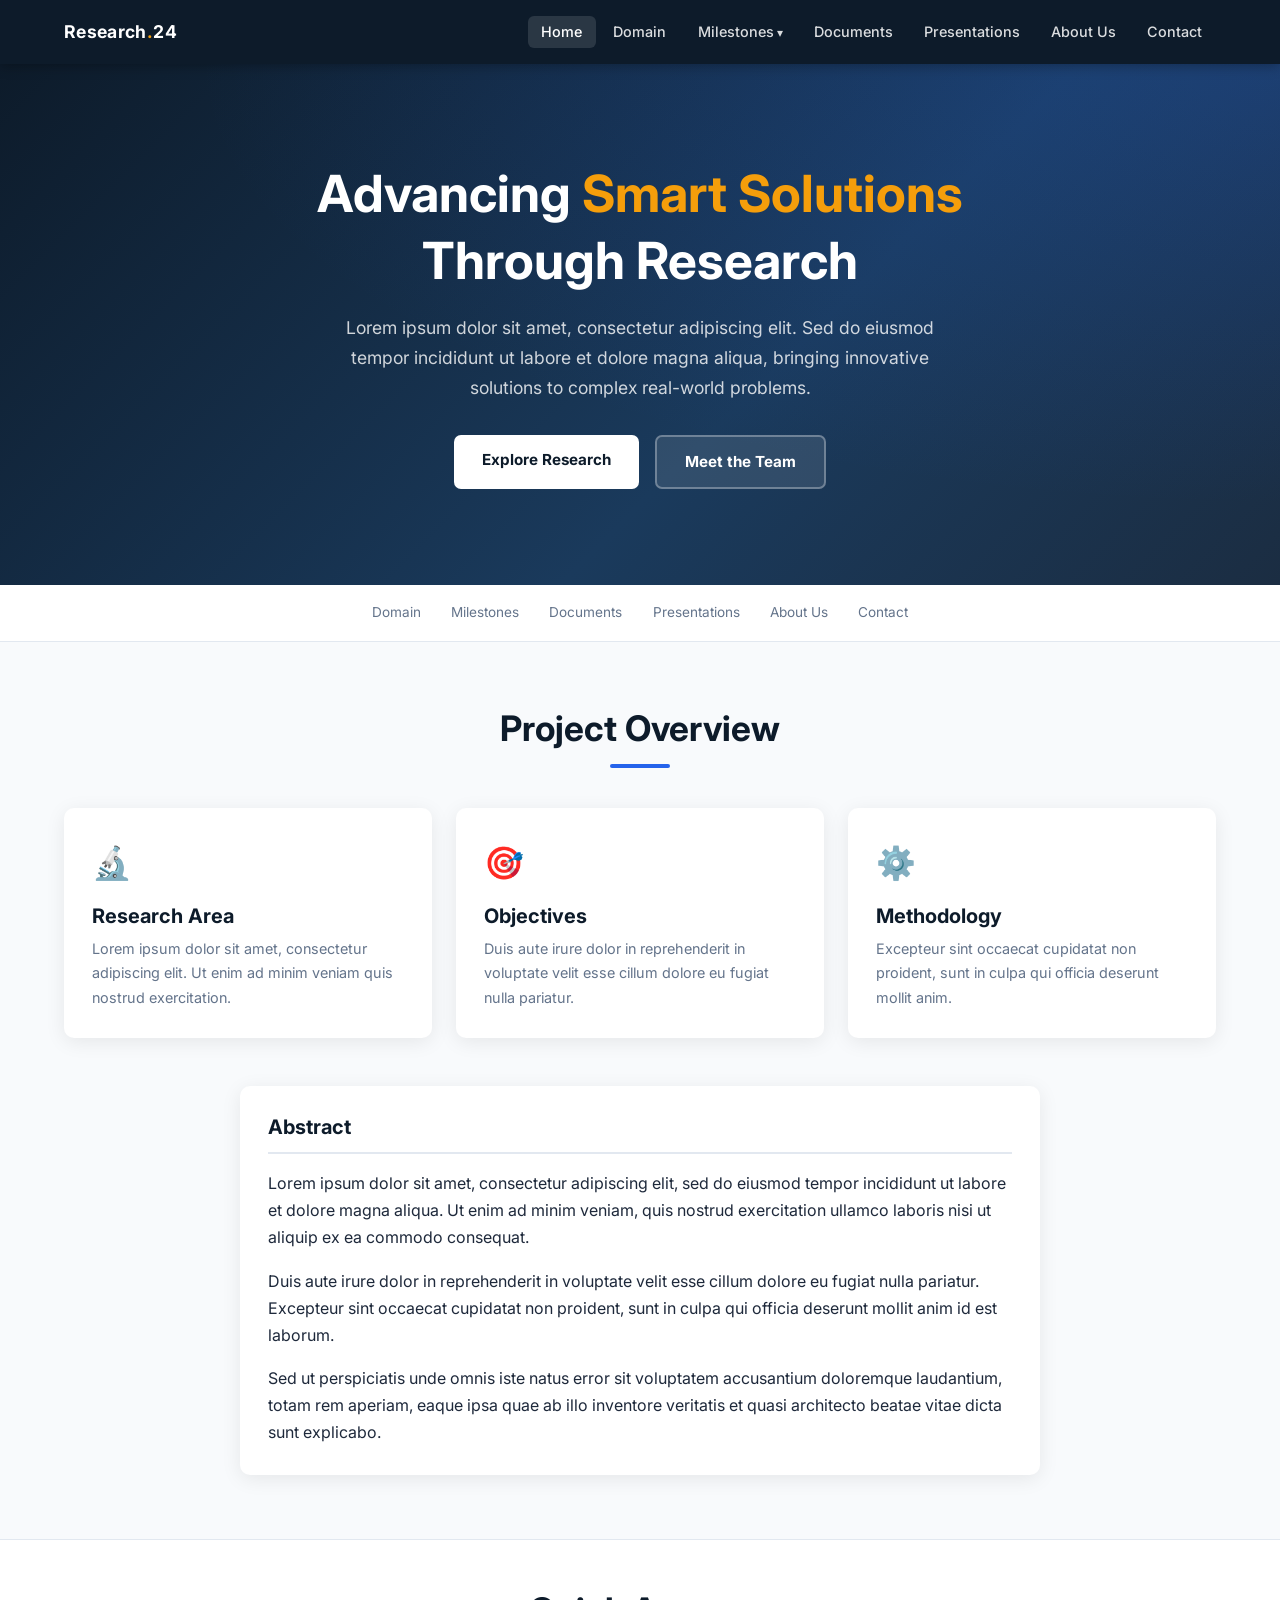
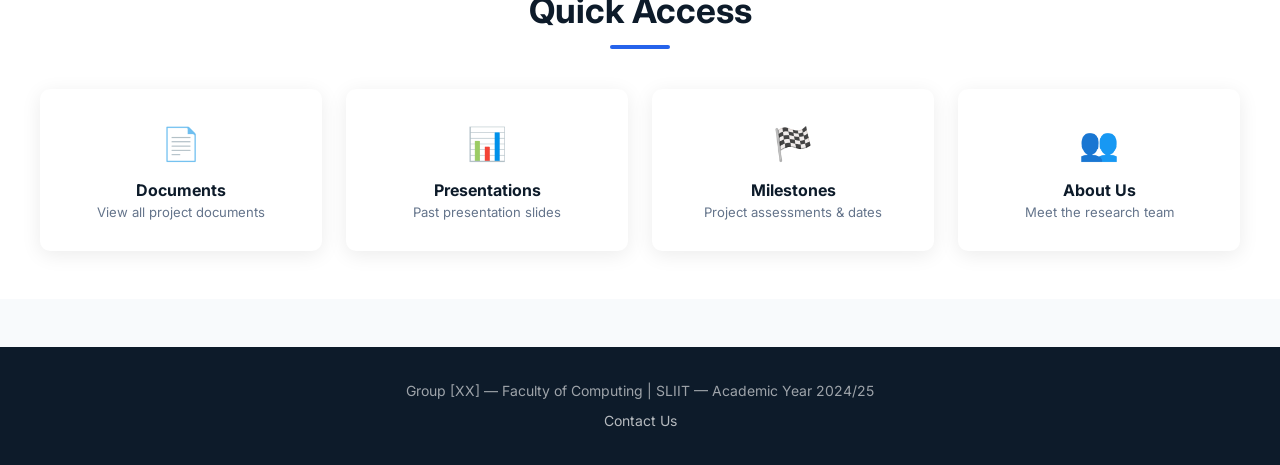
<file: index.html>
<!DOCTYPE html>
<html lang="en">
<head>
  <meta charset="UTF-8" />
  <meta name="viewport" content="width=device-width, initial-scale=1.0" />
  <title>Research Project | Home</title>
  <link rel="preconnect" href="https://fonts.googleapis.com" />
  <link rel="preconnect" href="https://fonts.gstatic.com" crossorigin />
  <link href="https://fonts.googleapis.com/css2?family=Inter:wght@400;500;600;700&display=swap" rel="stylesheet" />
  <link rel="stylesheet" href="css/style.css" />
</head>
<body>

  <!-- ===== NAVBAR ===== -->
  <nav class="navbar">
    <div class="nav-container">
      <a class="nav-logo" href="index.html">Research<span>.</span>24</a>

      <button class="hamburger" id="hamburger" aria-label="Menu">
        <span></span><span></span><span></span>
      </button>

      <ul class="nav-links" id="navLinks">
        <li><a href="index.html" class="active">Home</a></li>
        <li><a href="domain.html">Domain</a></li>
        <li class="nav-dropdown">
          <a href="milestones.html">Milestones</a>
          <ul class="dropdown-menu">
            <li><a href="milestones.html?m=proposal">Project Proposal</a></li>
            <li><a href="milestones.html?m=pp1">Progress Presentation 1</a></li>
            <li><a href="milestones.html?m=pp2">Progress Presentation 2</a></li>
            <li><a href="milestones.html?m=final">Final Assessment</a></li>
            <li><a href="milestones.html?m=viva">Viva</a></li>
          </ul>
        </li>
        <li><a href="documents.html">Documents</a></li>
        <li><a href="presentations.html">Presentations</a></li>
        <li><a href="about.html">About Us</a></li>
        <li><a href="contact.html">Contact</a></li>
      </ul>
    </div>
  </nav>

  <!-- ===== HERO ===== -->
  <section class="hero">
    <div class="hero-content">
      <!-- TODO: Replace with your actual project title -->
      <h1>Advancing <span>Smart Solutions</span> Through Research</h1>
      <!-- TODO: Replace with your project abstract (1–2 sentences) -->
      <p>
        Lorem ipsum dolor sit amet, consectetur adipiscing elit. Sed do eiusmod tempor incididunt ut labore et dolore magna aliqua, bringing innovative solutions to complex real-world problems.
      </p>
      <div class="hero-buttons">
        <a href="domain.html" class="btn-white">Explore Research</a>
        <a href="about.html" class="btn-ghost">Meet the Team</a>
      </div>
    </div>
  </section>

  <!-- Quick nav strip -->
  <div class="quick-nav">
    <div class="quick-nav-inner">
      <a href="domain.html">Domain</a>
      <a href="milestones.html">Milestones</a>
      <a href="documents.html">Documents</a>
      <a href="presentations.html">Presentations</a>
      <a href="about.html">About Us</a>
      <a href="contact.html">Contact</a>
    </div>
  </div>

  <!-- ===== PROJECT OVERVIEW ===== -->
  <div class="section">
    <div class="section-title"><h2>Project Overview</h2></div>

    <div class="card-grid card-grid-3" style="margin-bottom: 3rem;">
      <div class="card">
        <div style="font-size:2rem; margin-bottom:0.75rem;">🔬</div>
        <h3 style="color:var(--navy); margin-bottom:0.5rem;">Research Area</h3>
        <!-- TODO: Replace with your research domain -->
        <p style="color:var(--text-muted); font-size:0.9rem;">
          Lorem ipsum dolor sit amet, consectetur adipiscing elit. Ut enim ad minim veniam quis nostrud exercitation.
        </p>
      </div>
      <div class="card">
        <div style="font-size:2rem; margin-bottom:0.75rem;">🎯</div>
        <h3 style="color:var(--navy); margin-bottom:0.5rem;">Objectives</h3>
        <!-- TODO: List your 2-3 main objectives here -->
        <p style="color:var(--text-muted); font-size:0.9rem;">
          Duis aute irure dolor in reprehenderit in voluptate velit esse cillum dolore eu fugiat nulla pariatur.
        </p>
      </div>
      <div class="card">
        <div style="font-size:2rem; margin-bottom:0.75rem;">⚙️</div>
        <h3 style="color:var(--navy); margin-bottom:0.5rem;">Methodology</h3>
        <!-- TODO: Briefly describe your methodology approach -->
        <p style="color:var(--text-muted); font-size:0.9rem;">
          Excepteur sint occaecat cupidatat non proident, sunt in culpa qui officia deserunt mollit anim.
        </p>
      </div>
    </div>

    <!-- Abstract section -->
    <div class="card" style="max-width:800px; margin:0 auto;">
      <h3 style="color:var(--navy); margin-bottom:1rem; padding-bottom:0.75rem; border-bottom:2px solid var(--border);">Abstract</h3>
      <!-- TODO: Paste your full project abstract here -->
      <p style="margin-bottom:1rem;">
        Lorem ipsum dolor sit amet, consectetur adipiscing elit, sed do eiusmod tempor incididunt ut labore et dolore magna aliqua. Ut enim ad minim veniam, quis nostrud exercitation ullamco laboris nisi ut aliquip ex ea commodo consequat.
      </p>
      <p style="margin-bottom:1rem;">
        Duis aute irure dolor in reprehenderit in voluptate velit esse cillum dolore eu fugiat nulla pariatur. Excepteur sint occaecat cupidatat non proident, sunt in culpa qui officia deserunt mollit anim id est laborum.
      </p>
      <p>
        Sed ut perspiciatis unde omnis iste natus error sit voluptatem accusantium doloremque laudantium, totam rem aperiam, eaque ipsa quae ab illo inventore veritatis et quasi architecto beatae vitae dicta sunt explicabo.
      </p>
    </div>
  </div>

  <!-- ===== QUICK LINKS ===== -->
  <div style="background:var(--white); padding:3rem 1.5rem; border-top:1px solid var(--border);">
    <div style="max-width:1200px; margin:0 auto;">
      <div class="section-title"><h2>Quick Access</h2></div>
      <div class="card-grid card-grid-4">
        <a href="documents.html" style="text-decoration:none;">
          <div class="card text-center">
            <div style="font-size:2rem; margin-bottom:0.5rem;">📄</div>
            <h4 style="color:var(--navy);">Documents</h4>
            <p style="font-size:0.82rem; color:var(--text-muted);">View all project documents</p>
          </div>
        </a>
        <a href="presentations.html" style="text-decoration:none;">
          <div class="card text-center">
            <div style="font-size:2rem; margin-bottom:0.5rem;">📊</div>
            <h4 style="color:var(--navy);">Presentations</h4>
            <p style="font-size:0.82rem; color:var(--text-muted);">Past presentation slides</p>
          </div>
        </a>
        <a href="milestones.html" style="text-decoration:none;">
          <div class="card text-center">
            <div style="font-size:2rem; margin-bottom:0.5rem;">🏁</div>
            <h4 style="color:var(--navy);">Milestones</h4>
            <p style="font-size:0.82rem; color:var(--text-muted);">Project assessments & dates</p>
          </div>
        </a>
        <a href="about.html" style="text-decoration:none;">
          <div class="card text-center">
            <div style="font-size:2rem; margin-bottom:0.5rem;">👥</div>
            <h4 style="color:var(--navy);">About Us</h4>
            <p style="font-size:0.82rem; color:var(--text-muted);">Meet the research team</p>
          </div>
        </a>
      </div>
    </div>
  </div>

  <!-- ===== FOOTER ===== -->
  <footer>
    <!-- TODO: Update with your group number, university name, and year -->
    <p>Group [XX] &mdash; Faculty of Computing | SLIIT &mdash; Academic Year 2024/25</p>
    <p style="margin-top:0.4rem;"><a href="contact.html">Contact Us</a></p>
  </footer>

  <script>
    // Mobile nav toggle
    const hamburger = document.getElementById('hamburger');
    const navLinks  = document.getElementById('navLinks');

    hamburger.addEventListener('click', () => {
      navLinks.classList.toggle('open');
    });

    // Mobile dropdown toggle
    document.querySelectorAll('.nav-dropdown > a').forEach(link => {
      link.addEventListener('click', e => {
        if (window.innerWidth <= 768) {
          e.preventDefault();
          link.closest('.nav-dropdown').classList.toggle('open');
        }
      });
    });
  </script>
</body>
</html>
</file>
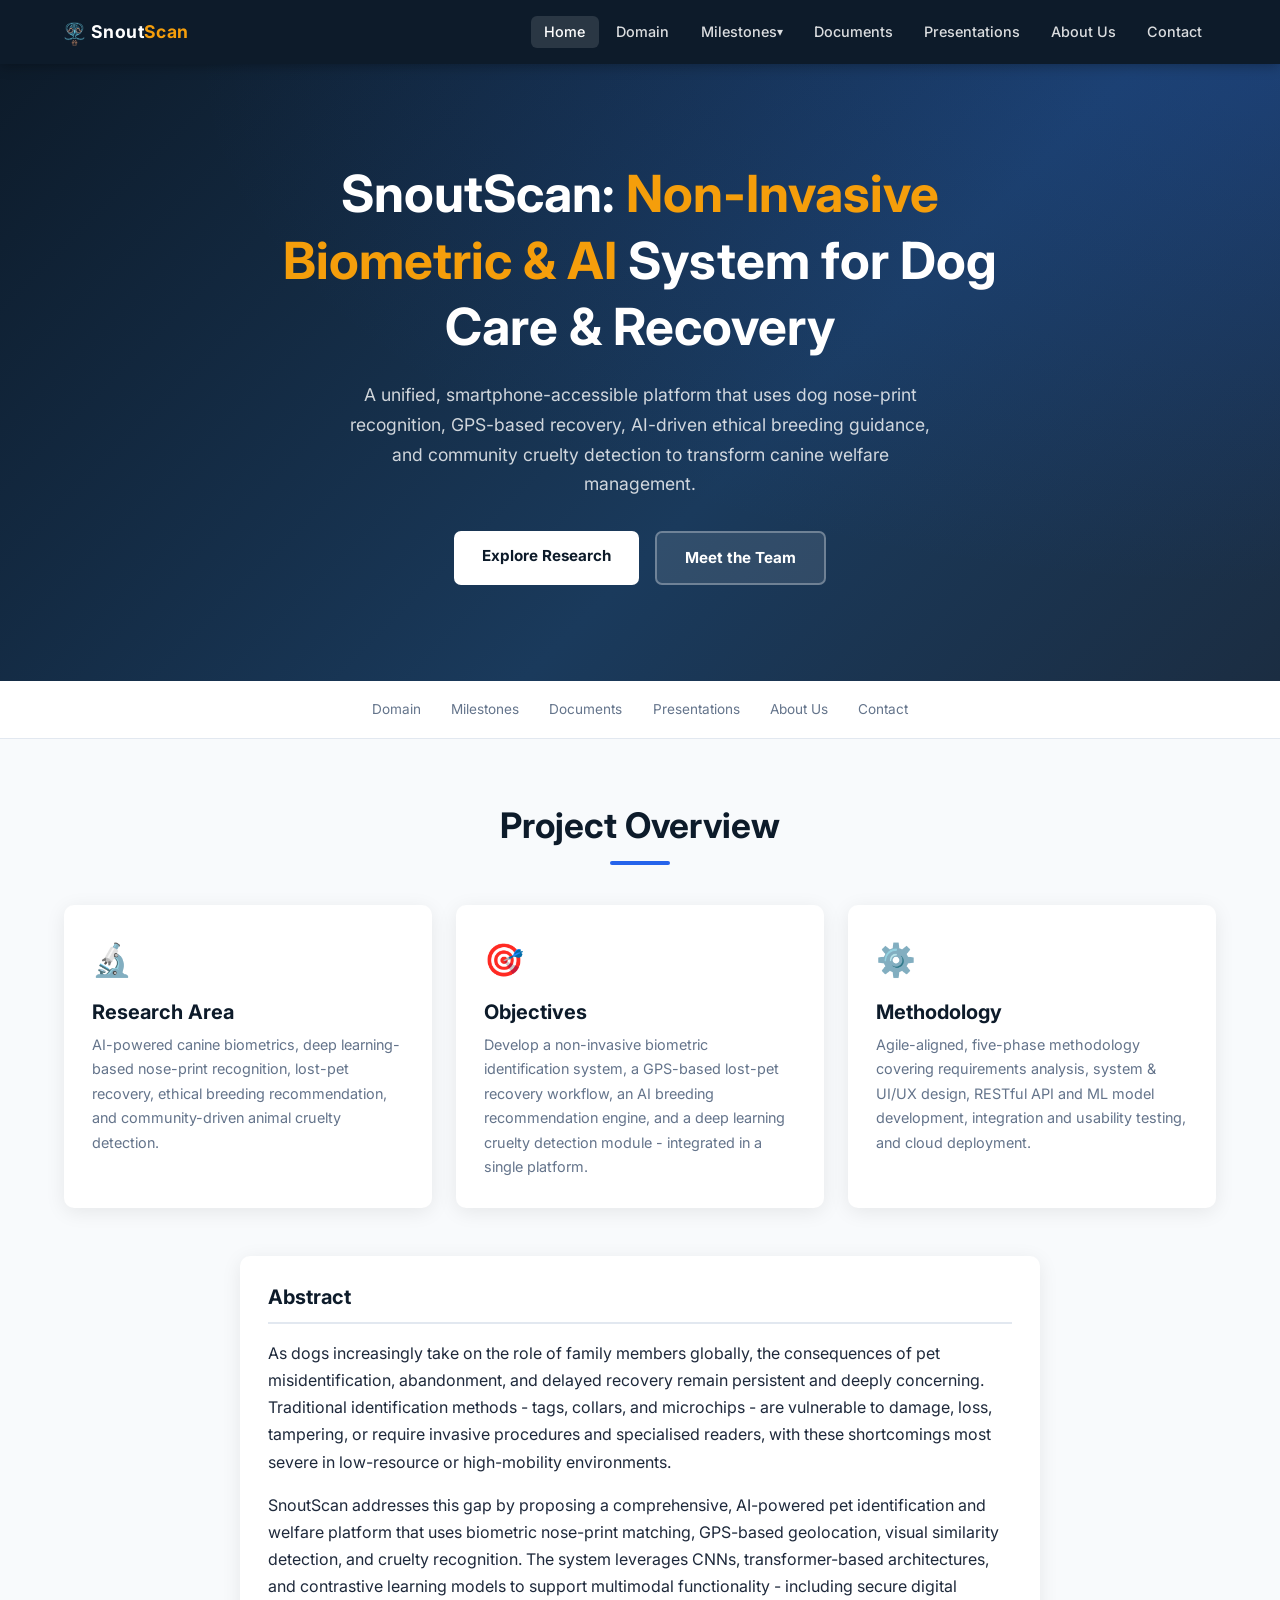
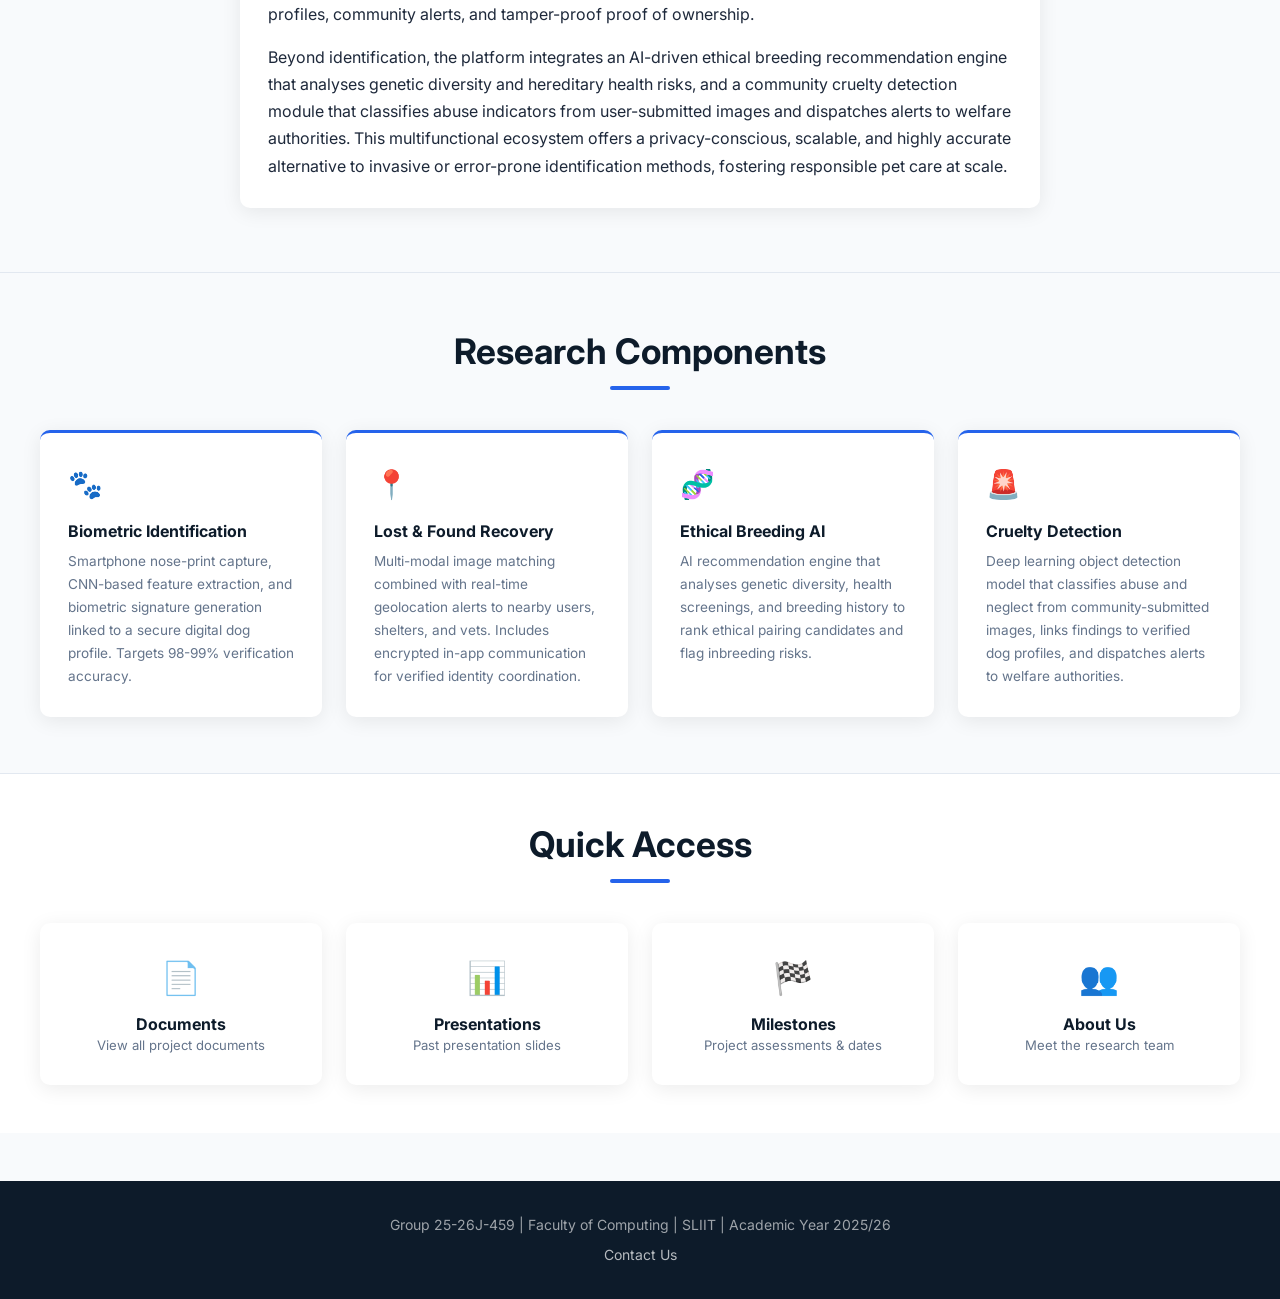
<file: src/index.html>
<!DOCTYPE html>
<html lang="en">
<head>
  <meta charset="UTF-8" />
  <meta name="viewport" content="width=device-width, initial-scale=1.0" />
  <title>SnoutScan | Non-Invasive Biometric &amp; AI System for Dog Care</title>
  <link rel="preconnect" href="https://fonts.googleapis.com" />
  <link rel="preconnect" href="https://fonts.gstatic.com" crossorigin />
  <link href="https://fonts.googleapis.com/css2?family=Inter:wght@400;500;600;700&display=swap" rel="stylesheet" />
  <link rel="stylesheet" href="css/style.css" />
</head>
<body>

  <!-- ===== NAVBAR ===== -->
  <nav class="navbar">
    <div class="nav-container">
      <a class="nav-logo" href="index.html"><img src="assets/icon.png" alt="SnoutScan" style="height:28px; vertical-align:middle; margin-right:0.4rem;" />Snout<span>Scan</span></a>

      <button class="hamburger" id="hamburger" aria-label="Menu">
        <span></span><span></span><span></span>
      </button>

      <ul class="nav-links" id="navLinks">
        <li><a href="index.html" class="active">Home</a></li>
        <li><a href="domain.html">Domain</a></li>
        <li class="nav-dropdown">
          <a href="milestones.html">Milestones</a>
          <ul class="dropdown-menu">
            <li><a href="milestones.html?m=proposal">Project Proposal</a></li>
            <li><a href="milestones.html?m=pp1">Progress Presentation 1</a></li>
            <li><a href="milestones.html?m=pp2">Progress Presentation 2</a></li>
            <li><a href="milestones.html?m=final">Final Assessment</a></li>
            <li><a href="milestones.html?m=viva">Viva</a></li>
          </ul>
        </li>
        <li><a href="documents.html">Documents</a></li>
        <li><a href="presentations.html">Presentations</a></li>
        <li><a href="about.html">About Us</a></li>
        <li><a href="contact.html">Contact</a></li>
      </ul>
    </div>
  </nav>

  <!-- ===== HERO ===== -->
  <section class="hero">
    <div class="hero-content">
      <h1>SnoutScan: <span>Non-Invasive Biometric &amp; AI</span> System for Dog Care &amp; Recovery</h1>
      <p>
        A unified, smartphone-accessible platform that uses dog nose-print recognition, GPS-based recovery,
        AI-driven ethical breeding guidance, and community cruelty detection to transform canine welfare management.
      </p>
      <div class="hero-buttons">
        <a href="domain.html" class="btn-white">Explore Research</a>
        <a href="about.html" class="btn-ghost">Meet the Team</a>
      </div>
    </div>
  </section>

  <!-- Quick nav strip -->
  <div class="quick-nav">
    <div class="quick-nav-inner">
      <a href="domain.html">Domain</a>
      <a href="milestones.html">Milestones</a>
      <a href="documents.html">Documents</a>
      <a href="presentations.html">Presentations</a>
      <a href="about.html">About Us</a>
      <a href="contact.html">Contact</a>
    </div>
  </div>

  <!-- ===== PROJECT OVERVIEW ===== -->
  <div class="section">
    <div class="section-title"><h2>Project Overview</h2></div>

    <div class="card-grid card-grid-3" style="margin-bottom: 3rem;">
      <div class="card">
        <div style="font-size:2rem; margin-bottom:0.75rem;">🔬</div>
        <h3 style="color:var(--navy); margin-bottom:0.5rem;">Research Area</h3>
        <p style="color:var(--text-muted); font-size:0.9rem;">
          AI-powered canine biometrics, deep learning-based nose-print recognition, lost-pet recovery,
          ethical breeding recommendation, and community-driven animal cruelty detection.
        </p>
      </div>
      <div class="card">
        <div style="font-size:2rem; margin-bottom:0.75rem;">🎯</div>
        <h3 style="color:var(--navy); margin-bottom:0.5rem;">Objectives</h3>
        <p style="color:var(--text-muted); font-size:0.9rem;">
          Develop a non-invasive biometric identification system, a GPS-based lost-pet recovery workflow,
          an AI breeding recommendation engine, and a deep learning cruelty detection module - integrated
          in a single platform.
        </p>
      </div>
      <div class="card">
        <div style="font-size:2rem; margin-bottom:0.75rem;">⚙️</div>
        <h3 style="color:var(--navy); margin-bottom:0.5rem;">Methodology</h3>
        <p style="color:var(--text-muted); font-size:0.9rem;">
          Agile-aligned, five-phase methodology covering requirements analysis, system &amp; UI/UX design,
          RESTful API and ML model development, integration and usability testing, and cloud deployment.
        </p>
      </div>
    </div>

    <!-- Abstract -->
    <div class="card" style="max-width:800px; margin:0 auto;">
      <h3 style="color:var(--navy); margin-bottom:1rem; padding-bottom:0.75rem; border-bottom:2px solid var(--border);">Abstract</h3>
      <p style="margin-bottom:1rem;">
        As dogs increasingly take on the role of family members globally, the consequences of pet misidentification,
        abandonment, and delayed recovery remain persistent and deeply concerning. Traditional identification
        methods - tags, collars, and microchips - are vulnerable to damage, loss, tampering, or require invasive
        procedures and specialised readers, with these shortcomings most severe in low-resource or high-mobility
        environments.
      </p>
      <p style="margin-bottom:1rem;">
        SnoutScan addresses this gap by proposing a comprehensive, AI-powered pet identification and welfare
        platform that uses biometric nose-print matching, GPS-based geolocation, visual similarity detection,
        and cruelty recognition. The system leverages CNNs, transformer-based architectures, and contrastive
        learning models to support multimodal functionality - including secure digital profiles, community
        alerts, and tamper-proof proof of ownership.
      </p>
      <p>
        Beyond identification, the platform integrates an AI-driven ethical breeding recommendation engine that
        analyses genetic diversity and hereditary health risks, and a community cruelty detection module that
        classifies abuse indicators from user-submitted images and dispatches alerts to welfare authorities.
        This multifunctional ecosystem offers a privacy-conscious, scalable, and highly accurate alternative
        to invasive or error-prone identification methods, fostering responsible pet care at scale.
      </p>
    </div>
  </div>

  <!-- ===== FOUR COMPONENTS ===== -->
  <div style="background:var(--off-white); padding:3.5rem 1.5rem; border-top:1px solid var(--border); border-bottom:1px solid var(--border);">
    <div style="max-width:1200px; margin:0 auto;">
      <div class="section-title"><h2>Research Components</h2></div>
      <div class="card-grid card-grid-4" style="margin-top:1.5rem;">

        <div class="card" style="border-top:3px solid var(--accent);">
          <div style="font-size:1.75rem; margin-bottom:0.75rem;">🐾</div>
          <h4 style="color:var(--navy); margin-bottom:0.5rem;">Biometric Identification</h4>
          <p style="font-size:0.85rem; color:var(--text-muted);">
            Smartphone nose-print capture, CNN-based feature extraction, and biometric signature generation
            linked to a secure digital dog profile. Targets 98-99% verification accuracy.
          </p>
        </div>

        <div class="card" style="border-top:3px solid var(--accent);">
          <div style="font-size:1.75rem; margin-bottom:0.75rem;">📍</div>
          <h4 style="color:var(--navy); margin-bottom:0.5rem;">Lost &amp; Found Recovery</h4>
          <p style="font-size:0.85rem; color:var(--text-muted);">
            Multi-modal image matching combined with real-time geolocation alerts to nearby users, shelters,
            and vets. Includes encrypted in-app communication for verified identity coordination.
          </p>
        </div>

        <div class="card" style="border-top:3px solid var(--accent);">
          <div style="font-size:1.75rem; margin-bottom:0.75rem;">🧬</div>
          <h4 style="color:var(--navy); margin-bottom:0.5rem;">Ethical Breeding AI</h4>
          <p style="font-size:0.85rem; color:var(--text-muted);">
            AI recommendation engine that analyses genetic diversity, health screenings, and breeding history
            to rank ethical pairing candidates and flag inbreeding risks.
          </p>
        </div>

        <div class="card" style="border-top:3px solid var(--accent);">
          <div style="font-size:1.75rem; margin-bottom:0.75rem;">🚨</div>
          <h4 style="color:var(--navy); margin-bottom:0.5rem;">Cruelty Detection</h4>
          <p style="font-size:0.85rem; color:var(--text-muted);">
            Deep learning object detection model that classifies abuse and neglect from community-submitted
            images, links findings to verified dog profiles, and dispatches alerts to welfare authorities.
          </p>
        </div>

      </div>
    </div>
  </div>

  <!-- ===== QUICK LINKS ===== -->
  <div style="background:var(--white); padding:3rem 1.5rem;">
    <div style="max-width:1200px; margin:0 auto;">
      <div class="section-title"><h2>Quick Access</h2></div>
      <div class="card-grid card-grid-4">
        <a href="documents.html" style="text-decoration:none;">
          <div class="card text-center">
            <div style="font-size:2rem; margin-bottom:0.5rem;">📄</div>
            <h4 style="color:var(--navy);">Documents</h4>
            <p style="font-size:0.82rem; color:var(--text-muted);">View all project documents</p>
          </div>
        </a>
        <a href="presentations.html" style="text-decoration:none;">
          <div class="card text-center">
            <div style="font-size:2rem; margin-bottom:0.5rem;">📊</div>
            <h4 style="color:var(--navy);">Presentations</h4>
            <p style="font-size:0.82rem; color:var(--text-muted);">Past presentation slides</p>
          </div>
        </a>
        <a href="milestones.html" style="text-decoration:none;">
          <div class="card text-center">
            <div style="font-size:2rem; margin-bottom:0.5rem;">🏁</div>
            <h4 style="color:var(--navy);">Milestones</h4>
            <p style="font-size:0.82rem; color:var(--text-muted);">Project assessments &amp; dates</p>
          </div>
        </a>
        <a href="about.html" style="text-decoration:none;">
          <div class="card text-center">
            <div style="font-size:2rem; margin-bottom:0.5rem;">👥</div>
            <h4 style="color:var(--navy);">About Us</h4>
            <p style="font-size:0.82rem; color:var(--text-muted);">Meet the research team</p>
          </div>
        </a>
      </div>
    </div>
  </div>

  <!-- ===== FOOTER ===== -->
  <footer>
    <p>Group 25-26J-459 | Faculty of Computing | SLIIT | Academic Year 2025/26</p>
    <p style="margin-top:0.4rem;"><a href="contact.html">Contact Us</a></p>
  </footer>

  <script>
    document.getElementById('hamburger').addEventListener('click', () => {
      document.getElementById('navLinks').classList.toggle('open');
    });
    document.querySelectorAll('.nav-dropdown > a').forEach(link => {
      link.addEventListener('click', e => {
        if (window.innerWidth <= 768) {
          e.preventDefault();
          link.closest('.nav-dropdown').classList.toggle('open');
        }
      });
    });
  </script>
</body>
</html>
</file>
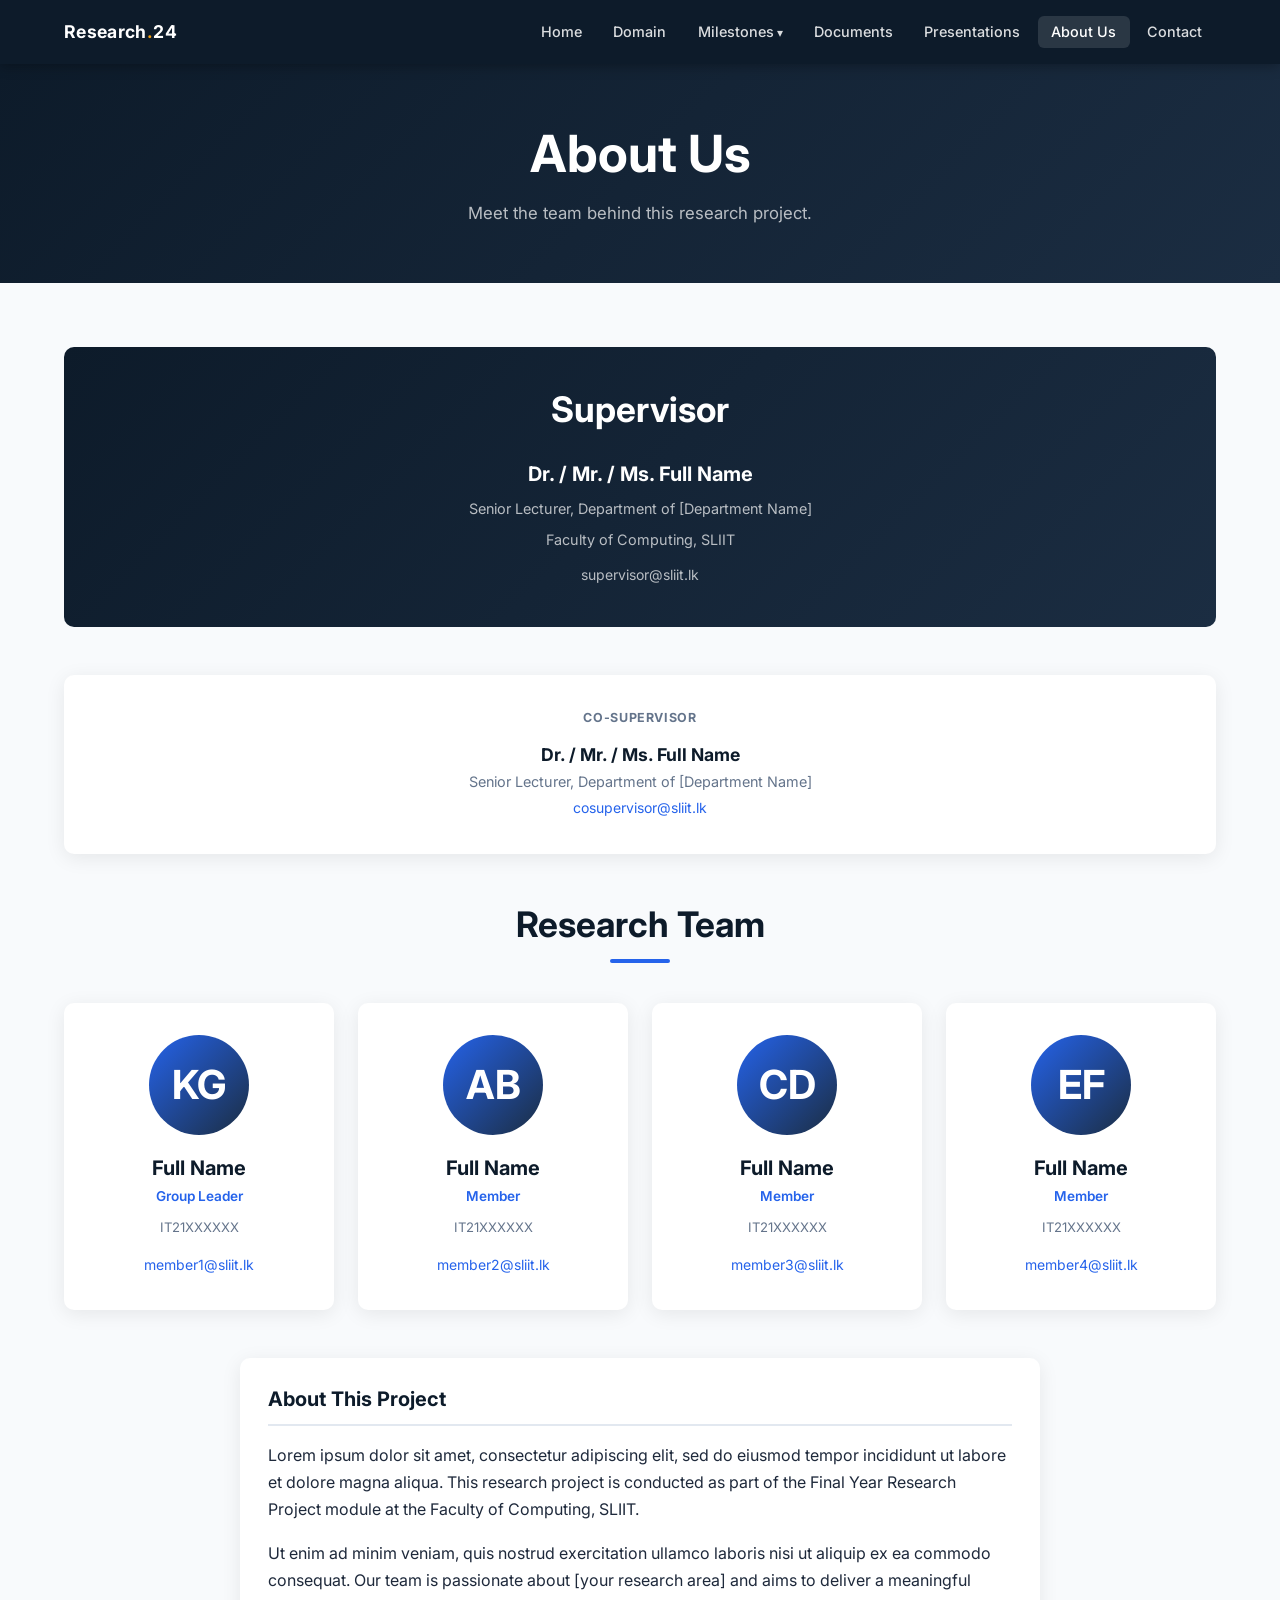
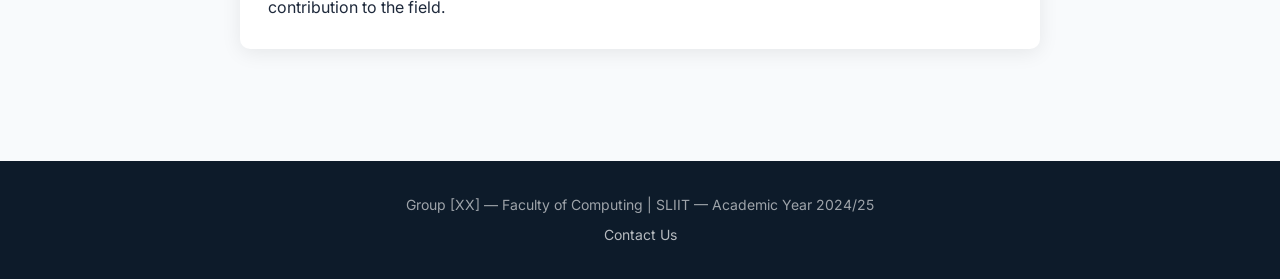
<file: about.html>
<!DOCTYPE html>
<html lang="en">
<head>
  <meta charset="UTF-8" />
  <meta name="viewport" content="width=device-width, initial-scale=1.0" />
  <title>Research Project | About Us</title>
  <link rel="preconnect" href="https://fonts.googleapis.com" />
  <link rel="preconnect" href="https://fonts.gstatic.com" crossorigin />
  <link href="https://fonts.googleapis.com/css2?family=Inter:wght@400;500;600;700&display=swap" rel="stylesheet" />
  <link rel="stylesheet" href="css/style.css" />
</head>
<body>

  <nav class="navbar">
    <div class="nav-container">
      <a class="nav-logo" href="index.html">Research<span>.</span>24</a>
      <button class="hamburger" id="hamburger" aria-label="Menu">
        <span></span><span></span><span></span>
      </button>
      <ul class="nav-links" id="navLinks">
        <li><a href="index.html">Home</a></li>
        <li><a href="domain.html">Domain</a></li>
        <li class="nav-dropdown">
          <a href="milestones.html">Milestones</a>
          <ul class="dropdown-menu">
            <li><a href="milestones.html?m=proposal">Project Proposal</a></li>
            <li><a href="milestones.html?m=pp1">Progress Presentation 1</a></li>
            <li><a href="milestones.html?m=pp2">Progress Presentation 2</a></li>
            <li><a href="milestones.html?m=final">Final Assessment</a></li>
            <li><a href="milestones.html?m=viva">Viva</a></li>
          </ul>
        </li>
        <li><a href="documents.html">Documents</a></li>
        <li><a href="presentations.html">Presentations</a></li>
        <li><a href="about.html" class="active">About Us</a></li>
        <li><a href="contact.html">Contact</a></li>
      </ul>
    </div>
  </nav>

  <div class="page-header">
    <h1>About Us</h1>
    <p>Meet the team behind this research project.</p>
  </div>

  <div class="section">

    <!-- Supervisor -->
    <div class="supervisor-section">
      <h2>Supervisor</h2>
      <!-- TODO: Replace with your actual supervisor details -->
      <div style="display:flex; flex-direction:column; align-items:center; gap:0.4rem;">
        <p class="supervisor-name">Dr. / Mr. / Ms. Full Name</p>
        <p class="supervisor-title">Senior Lecturer, Department of [Department Name]</p>
        <p class="supervisor-title">Faculty of Computing, SLIIT</p>
        <a href="mailto:supervisor@sliit.lk" style="color:rgba(255,255,255,0.7); font-size:0.875rem; margin-top:0.25rem;">supervisor@sliit.lk</a>
      </div>
    </div>

    <!-- Co-Supervisor (optional — remove this block if not applicable) -->
    <div style="background:var(--white); border-radius:var(--radius); box-shadow:var(--shadow); padding:2rem; text-align:center; margin-bottom:3rem;">
      <p style="font-size:0.78rem; font-weight:700; color:var(--text-muted); text-transform:uppercase; letter-spacing:0.05em; margin-bottom:0.75rem;">Co-Supervisor</p>
      <!-- TODO: Replace or remove this section -->
      <p style="font-weight:700; font-size:1.1rem; color:var(--navy);">Dr. / Mr. / Ms. Full Name</p>
      <p style="color:var(--text-muted); font-size:0.9rem;">Senior Lecturer, Department of [Department Name]</p>
      <a href="mailto:cosupervisor@sliit.lk" style="font-size:0.875rem;">cosupervisor@sliit.lk</a>
    </div>

    <!-- Team Members -->
    <div class="section-title"><h2>Research Team</h2></div>

    <div class="card-grid card-grid-4">

      <!-- Member 1 -->
      <div class="member-card">
        <!-- TODO: Replace initials with <img src="assets/images/member1.jpg"> when photo is ready -->
        <div class="member-avatar">KG</div>
        <!-- TODO: Fill in actual details -->
        <h3>Full Name</h3>
        <p class="role">Group Leader</p>
        <p class="member-id">IT21XXXXXX</p>
        <a class="email" href="mailto:member1@students.nsbm.ac.lk">member1@sliit.lk</a>
      </div>

      <!-- Member 2 -->
      <div class="member-card">
        <div class="member-avatar">AB</div>
        <h3>Full Name</h3>
        <p class="role">Member</p>
        <p class="member-id">IT21XXXXXX</p>
        <a class="email" href="mailto:member2@sliit.lk">member2@sliit.lk</a>
      </div>

      <!-- Member 3 -->
      <div class="member-card">
        <div class="member-avatar">CD</div>
        <h3>Full Name</h3>
        <p class="role">Member</p>
        <p class="member-id">IT21XXXXXX</p>
        <a class="email" href="mailto:member3@sliit.lk">member3@sliit.lk</a>
      </div>

      <!-- Member 4 -->
      <div class="member-card">
        <div class="member-avatar">EF</div>
        <h3>Full Name</h3>
        <p class="role">Member</p>
        <p class="member-id">IT21XXXXXX</p>
        <a class="email" href="mailto:member4@sliit.lk">member4@sliit.lk</a>
      </div>

    </div>

    <!-- About the project blurb -->
    <div class="card" style="max-width:800px; margin:3rem auto 0;">
      <h3 style="color:var(--navy); margin-bottom:1rem; padding-bottom:0.75rem; border-bottom:2px solid var(--border);">About This Project</h3>
      <!-- TODO: Replace with your actual project background -->
      <p style="margin-bottom:1rem;">
        Lorem ipsum dolor sit amet, consectetur adipiscing elit, sed do eiusmod tempor incididunt ut labore et dolore magna aliqua. This research project is conducted as part of the Final Year Research Project module at the Faculty of Computing, SLIIT.
      </p>
      <p>
        Ut enim ad minim veniam, quis nostrud exercitation ullamco laboris nisi ut aliquip ex ea commodo consequat. Our team is passionate about [your research area] and aims to deliver a meaningful contribution to the field.
      </p>
    </div>

  </div>

  <footer>
    <p>Group [XX] &mdash; Faculty of Computing | SLIIT &mdash; Academic Year 2024/25</p>
    <p style="margin-top:0.4rem;"><a href="contact.html">Contact Us</a></p>
  </footer>

  <script>
    document.getElementById('hamburger').addEventListener('click', () => {
      document.getElementById('navLinks').classList.toggle('open');
    });
    document.querySelectorAll('.nav-dropdown > a').forEach(link => {
      link.addEventListener('click', e => {
        if (window.innerWidth <= 768) {
          e.preventDefault();
          link.closest('.nav-dropdown').classList.toggle('open');
        }
      });
    });
  </script>
</body>
</html>
</file>
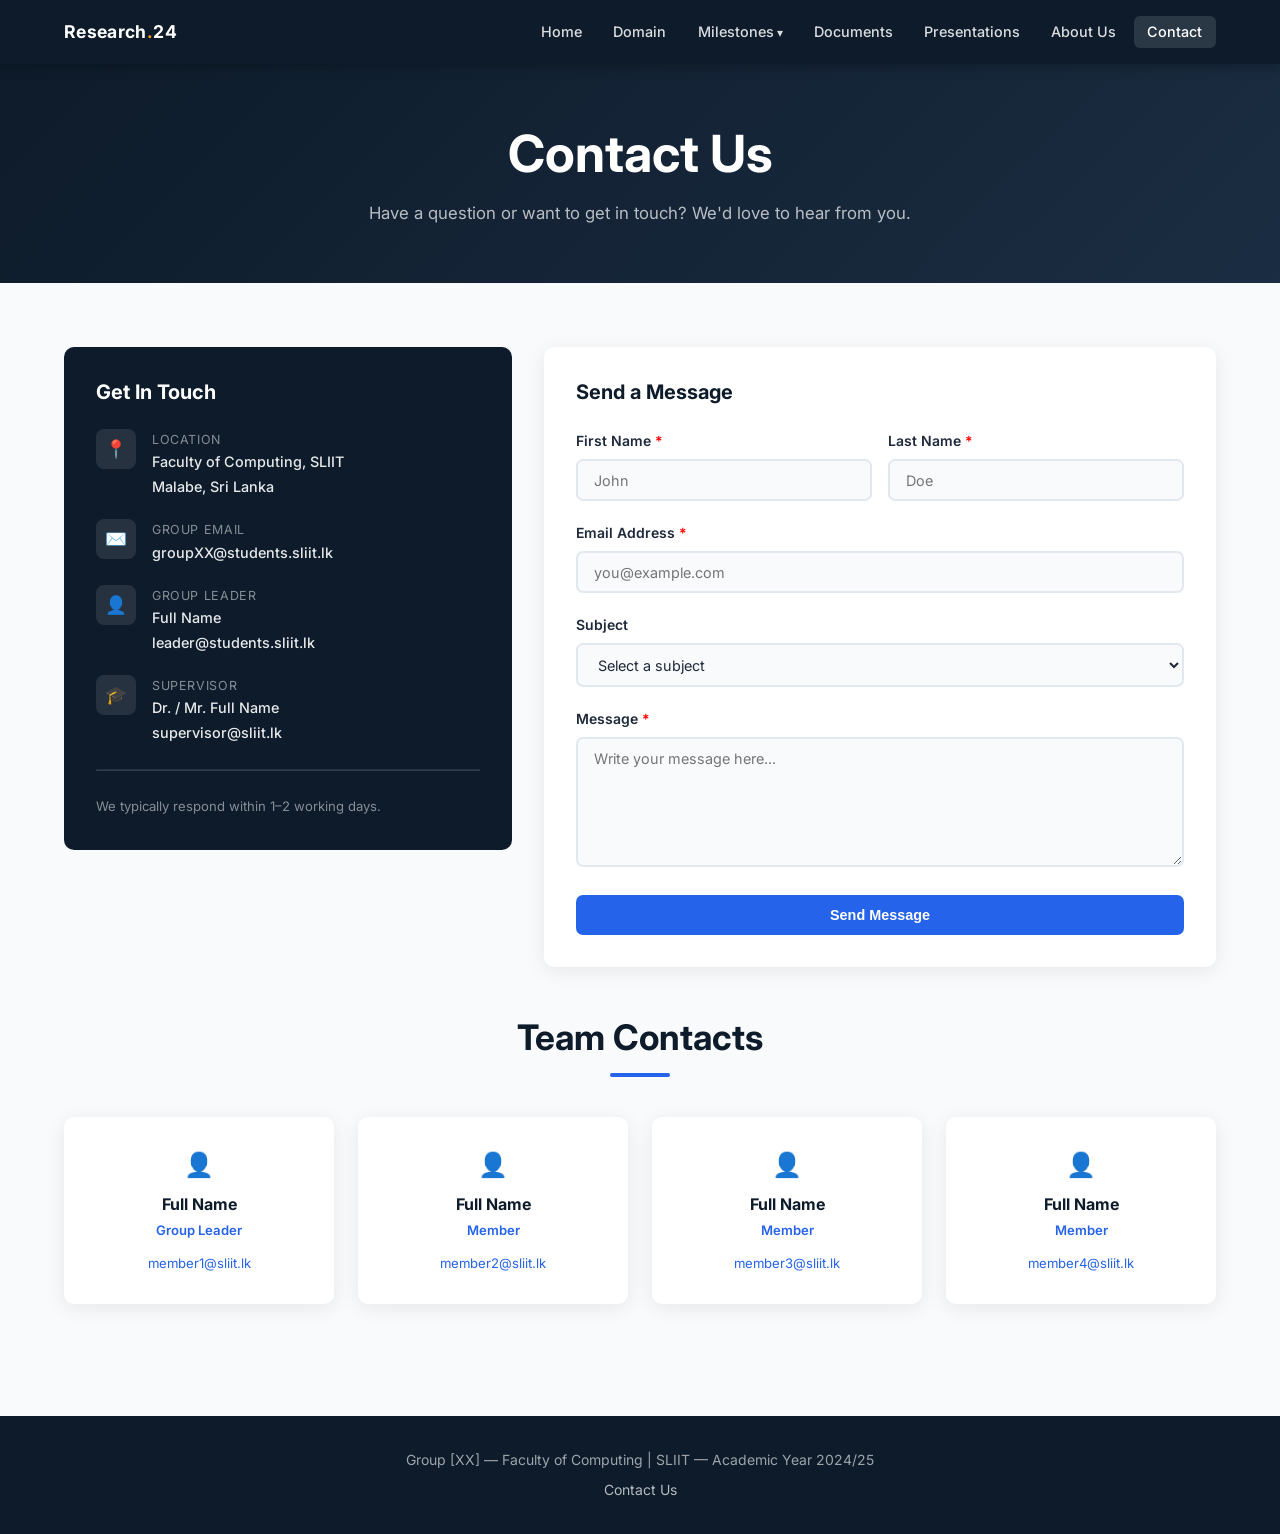
<file: contact.html>
<!DOCTYPE html>
<html lang="en">
<head>
  <meta charset="UTF-8" />
  <meta name="viewport" content="width=device-width, initial-scale=1.0" />
  <title>Research Project | Contact Us</title>
  <link rel="preconnect" href="https://fonts.googleapis.com" />
  <link rel="preconnect" href="https://fonts.gstatic.com" crossorigin />
  <link href="https://fonts.googleapis.com/css2?family=Inter:wght@400;500;600;700&display=swap" rel="stylesheet" />
  <link rel="stylesheet" href="css/style.css" />
</head>
<body>

  <nav class="navbar">
    <div class="nav-container">
      <a class="nav-logo" href="index.html">Research<span>.</span>24</a>
      <button class="hamburger" id="hamburger" aria-label="Menu">
        <span></span><span></span><span></span>
      </button>
      <ul class="nav-links" id="navLinks">
        <li><a href="index.html">Home</a></li>
        <li><a href="domain.html">Domain</a></li>
        <li class="nav-dropdown">
          <a href="milestones.html">Milestones</a>
          <ul class="dropdown-menu">
            <li><a href="milestones.html?m=proposal">Project Proposal</a></li>
            <li><a href="milestones.html?m=pp1">Progress Presentation 1</a></li>
            <li><a href="milestones.html?m=pp2">Progress Presentation 2</a></li>
            <li><a href="milestones.html?m=final">Final Assessment</a></li>
            <li><a href="milestones.html?m=viva">Viva</a></li>
          </ul>
        </li>
        <li><a href="documents.html">Documents</a></li>
        <li><a href="presentations.html">Presentations</a></li>
        <li><a href="about.html">About Us</a></li>
        <li><a href="contact.html" class="active">Contact</a></li>
      </ul>
    </div>
  </nav>

  <div class="page-header">
    <h1>Contact Us</h1>
    <p>Have a question or want to get in touch? We'd love to hear from you.</p>
  </div>

  <div class="section">
    <div class="contact-layout">

      <!-- Contact info panel -->
      <div class="contact-info-card">
        <h3>Get In Touch</h3>

        <!-- TODO: Replace all placeholder values below -->

        <div class="contact-item">
          <div class="contact-item-icon">📍</div>
          <div class="contact-item-text">
            <p class="ci-label">Location</p>
            <p class="ci-value">Faculty of Computing, SLIIT<br>Malabe, Sri Lanka</p>
          </div>
        </div>

        <div class="contact-item">
          <div class="contact-item-icon">✉️</div>
          <div class="contact-item-text">
            <p class="ci-label">Group Email</p>
            <!-- TODO: Replace with your group email or group leader email -->
            <p class="ci-value">groupXX@students.sliit.lk</p>
          </div>
        </div>

        <div class="contact-item">
          <div class="contact-item-icon">👤</div>
          <div class="contact-item-text">
            <p class="ci-label">Group Leader</p>
            <!-- TODO: Fill in group leader name and email -->
            <p class="ci-value">Full Name<br>leader@students.sliit.lk</p>
          </div>
        </div>

        <div class="contact-item">
          <div class="contact-item-icon">🎓</div>
          <div class="contact-item-text">
            <p class="ci-label">Supervisor</p>
            <!-- TODO: Fill in supervisor name and email -->
            <p class="ci-value">Dr. / Mr. Full Name<br>supervisor@sliit.lk</p>
          </div>
        </div>

        <hr style="border-color:rgba(255,255,255,0.15); margin:1.5rem 0;" />

        <p style="font-size:0.82rem; color:rgba(255,255,255,0.5);">
          We typically respond within 1–2 working days.
        </p>
      </div>

      <!-- Contact form -->
      <div class="contact-form-card">
        <h3>Send a Message</h3>

        <!--
          This form uses the mailto: action — it opens the user's default email client.
          To handle form submissions properly on Amplify, swap the action for a
          service like Formspree (https://formspree.io) or AWS SES later.
          Example: action="https://formspree.io/f/YOUR_FORM_ID" method="POST"
        -->
        <form id="contactForm" novalidate>

          <div class="form-row">
            <div class="form-group">
              <label for="firstName">First Name <span style="color:red;">*</span></label>
              <input type="text" id="firstName" name="firstName" placeholder="John" required />
            </div>
            <div class="form-group">
              <label for="lastName">Last Name <span style="color:red;">*</span></label>
              <input type="text" id="lastName" name="lastName" placeholder="Doe" required />
            </div>
          </div>

          <div class="form-group">
            <label for="email">Email Address <span style="color:red;">*</span></label>
            <input type="email" id="email" name="email" placeholder="you@example.com" required />
          </div>

          <div class="form-group">
            <label for="subject">Subject</label>
            <select id="subject" name="subject">
              <option value="">Select a subject</option>
              <option value="general">General Inquiry</option>
              <option value="research">Research Collaboration</option>
              <option value="document">Document Request</option>
              <option value="other">Other</option>
            </select>
          </div>

          <div class="form-group">
            <label for="message">Message <span style="color:red;">*</span></label>
            <textarea id="message" name="message" placeholder="Write your message here..." required></textarea>
          </div>

          <button type="submit" class="btn btn-primary" style="width:100%; justify-content:center; padding:0.75rem;">
            Send Message
          </button>

          <!-- Success message (hidden by default) -->
          <div id="formSuccess" style="display:none; margin-top:1rem; background:#d1fae5; color:#065f46; border-radius:8px; padding:1rem; font-size:0.9rem; font-weight:500;">
            Thanks for your message! We'll get back to you soon.
          </div>

          <!-- Error message (hidden by default) -->
          <div id="formError" style="display:none; margin-top:1rem; background:#fee2e2; color:#991b1b; border-radius:8px; padding:1rem; font-size:0.9rem; font-weight:500;">
            Please fill in all required fields.
          </div>

        </form>
      </div>

    </div>

    <!-- Individual member contacts -->
    <div style="margin-top:3rem;">
      <div class="section-title"><h2>Team Contacts</h2></div>
      <div class="card-grid card-grid-4">

        <!-- TODO: Replace with actual member details -->
        <div class="card text-center">
          <div style="font-size:1.5rem; margin-bottom:0.5rem;">👤</div>
          <h4 style="color:var(--navy); margin-bottom:0.25rem;">Full Name</h4>
          <p style="font-size:0.82rem; color:var(--accent); font-weight:600; margin-bottom:0.5rem;">Group Leader</p>
          <a href="mailto:member1@sliit.lk" style="font-size:0.82rem;">member1@sliit.lk</a>
        </div>

        <div class="card text-center">
          <div style="font-size:1.5rem; margin-bottom:0.5rem;">👤</div>
          <h4 style="color:var(--navy); margin-bottom:0.25rem;">Full Name</h4>
          <p style="font-size:0.82rem; color:var(--accent); font-weight:600; margin-bottom:0.5rem;">Member</p>
          <a href="mailto:member2@sliit.lk" style="font-size:0.82rem;">member2@sliit.lk</a>
        </div>

        <div class="card text-center">
          <div style="font-size:1.5rem; margin-bottom:0.5rem;">👤</div>
          <h4 style="color:var(--navy); margin-bottom:0.25rem;">Full Name</h4>
          <p style="font-size:0.82rem; color:var(--accent); font-weight:600; margin-bottom:0.5rem;">Member</p>
          <a href="mailto:member3@sliit.lk" style="font-size:0.82rem;">member3@sliit.lk</a>
        </div>

        <div class="card text-center">
          <div style="font-size:1.5rem; margin-bottom:0.5rem;">👤</div>
          <h4 style="color:var(--navy); margin-bottom:0.25rem;">Full Name</h4>
          <p style="font-size:0.82rem; color:var(--accent); font-weight:600; margin-bottom:0.5rem;">Member</p>
          <a href="mailto:member4@sliit.lk" style="font-size:0.82rem;">member4@sliit.lk</a>
        </div>

      </div>
    </div>

  </div>

  <footer>
    <p>Group [XX] &mdash; Faculty of Computing | SLIIT &mdash; Academic Year 2024/25</p>
    <p style="margin-top:0.4rem;"><a href="contact.html">Contact Us</a></p>
  </footer>

  <script>
    // Basic client-side form validation
    document.getElementById('contactForm').addEventListener('submit', function(e) {
      e.preventDefault();

      const firstName = document.getElementById('firstName').value.trim();
      const email     = document.getElementById('email').value.trim();
      const message   = document.getElementById('message').value.trim();

      const success = document.getElementById('formSuccess');
      const error   = document.getElementById('formError');

      if (!firstName || !email || !message) {
        error.style.display   = 'block';
        success.style.display = 'none';
        return;
      }

      error.style.display   = 'none';
      success.style.display = 'block';
      this.reset();

      // When you wire up Formspree or a real backend, remove the above
      // and use fetch() to POST the form data instead.
    });

    // Mobile nav
    document.getElementById('hamburger').addEventListener('click', () => {
      document.getElementById('navLinks').classList.toggle('open');
    });
    document.querySelectorAll('.nav-dropdown > a').forEach(link => {
      link.addEventListener('click', e => {
        if (window.innerWidth <= 768) {
          e.preventDefault();
          link.closest('.nav-dropdown').classList.toggle('open');
        }
      });
    });
  </script>
</body>
</html>
</file>
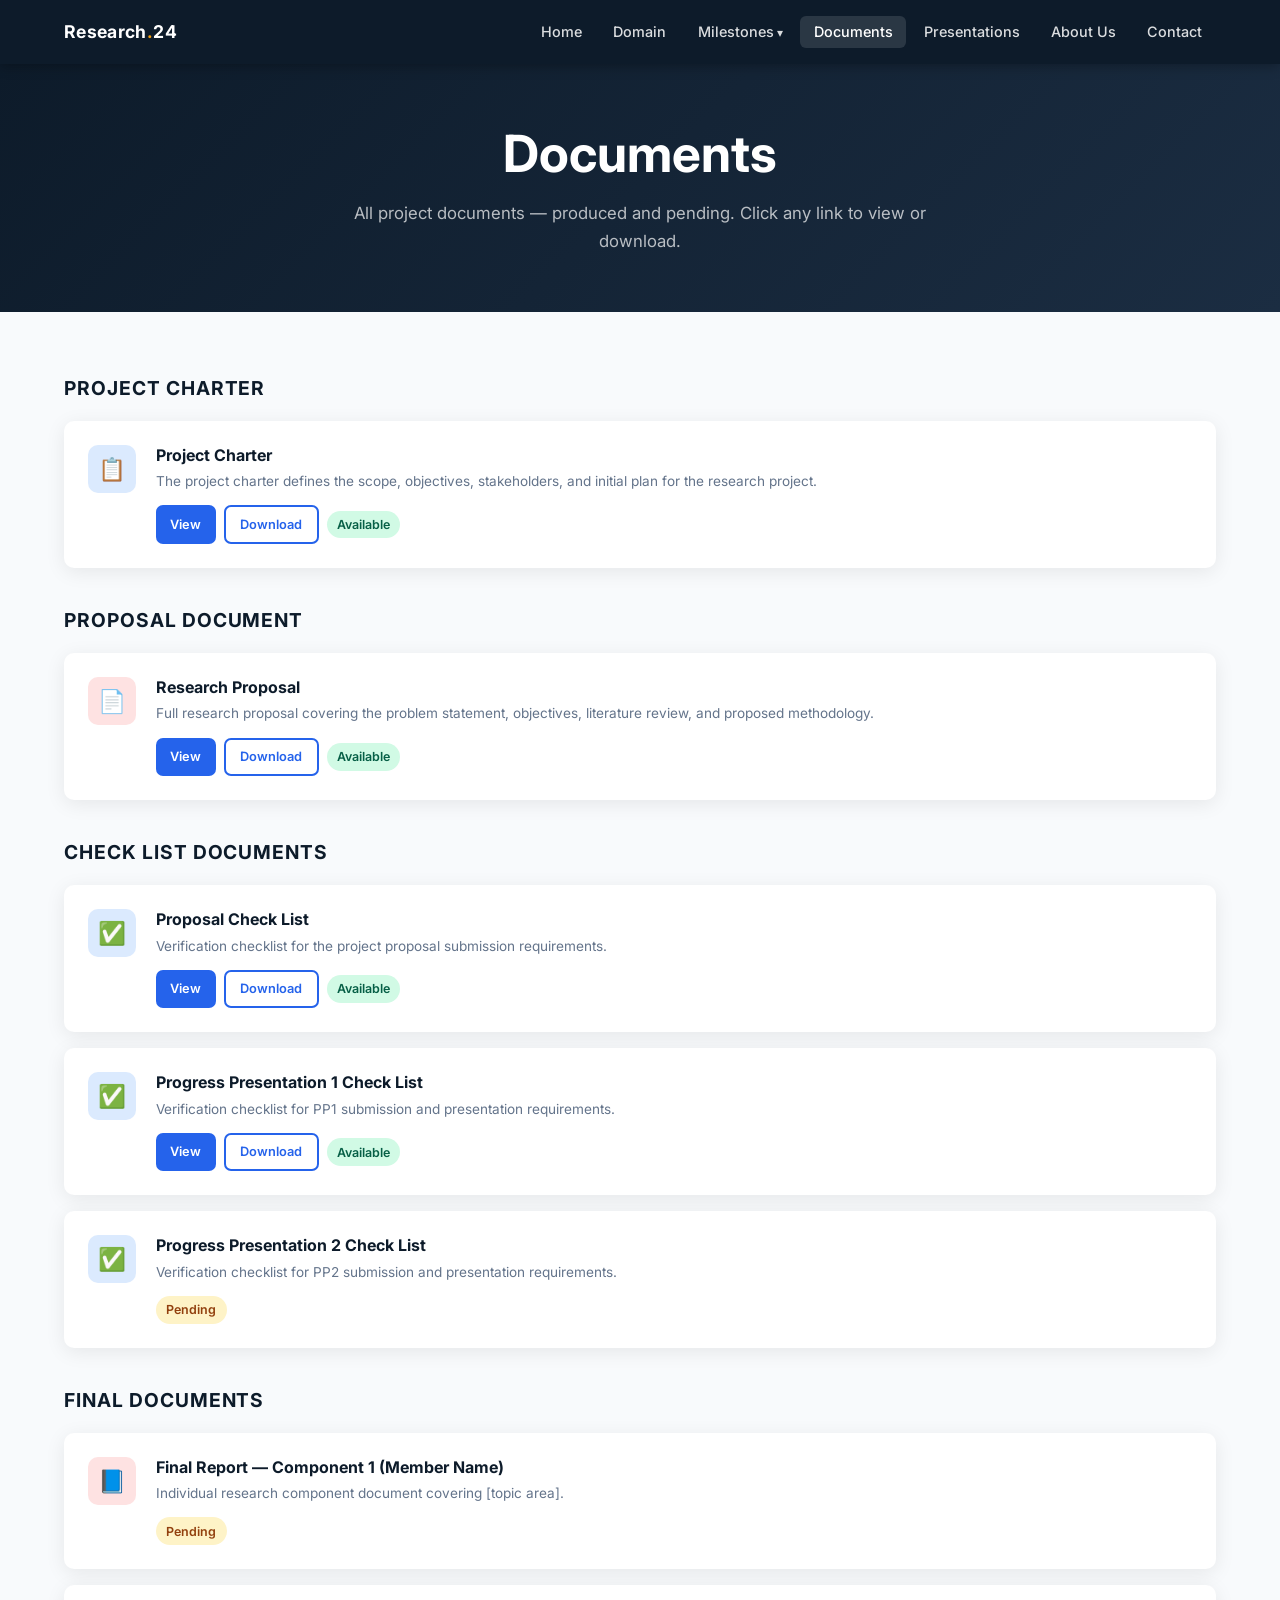
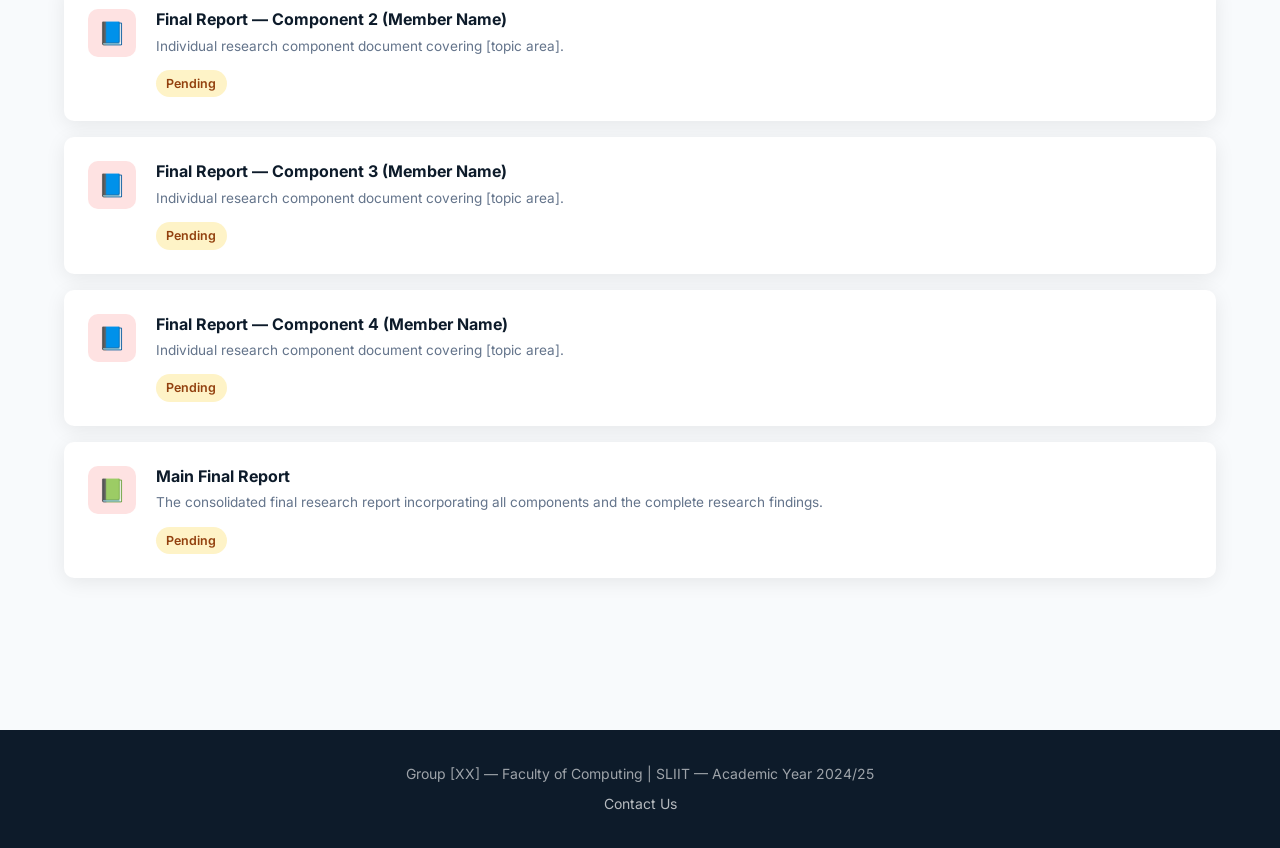
<file: documents.html>
<!DOCTYPE html>
<html lang="en">
<head>
  <meta charset="UTF-8" />
  <meta name="viewport" content="width=device-width, initial-scale=1.0" />
  <title>Research Project | Documents</title>
  <link rel="preconnect" href="https://fonts.googleapis.com" />
  <link rel="preconnect" href="https://fonts.gstatic.com" crossorigin />
  <link href="https://fonts.googleapis.com/css2?family=Inter:wght@400;500;600;700&display=swap" rel="stylesheet" />
  <link rel="stylesheet" href="css/style.css" />
</head>
<body>

  <nav class="navbar">
    <div class="nav-container">
      <a class="nav-logo" href="index.html">Research<span>.</span>24</a>
      <button class="hamburger" id="hamburger" aria-label="Menu">
        <span></span><span></span><span></span>
      </button>
      <ul class="nav-links" id="navLinks">
        <li><a href="index.html">Home</a></li>
        <li><a href="domain.html">Domain</a></li>
        <li class="nav-dropdown">
          <a href="milestones.html">Milestones</a>
          <ul class="dropdown-menu">
            <li><a href="milestones.html?m=proposal">Project Proposal</a></li>
            <li><a href="milestones.html?m=pp1">Progress Presentation 1</a></li>
            <li><a href="milestones.html?m=pp2">Progress Presentation 2</a></li>
            <li><a href="milestones.html?m=final">Final Assessment</a></li>
            <li><a href="milestones.html?m=viva">Viva</a></li>
          </ul>
        </li>
        <li><a href="documents.html" class="active">Documents</a></li>
        <li><a href="presentations.html">Presentations</a></li>
        <li><a href="about.html">About Us</a></li>
        <li><a href="contact.html">Contact</a></li>
      </ul>
    </div>
  </nav>

  <div class="page-header">
    <h1>Documents</h1>
    <p>All project documents — produced and pending. Click any link to view or download.</p>
  </div>

  <div class="section">

    <!-- Project Charter -->
    <h2 style="color:var(--navy); margin-bottom:1.25rem; font-size:1.2rem; text-transform:uppercase; letter-spacing:0.05em; font-weight:700;">Project Charter</h2>
    <div style="display:flex; flex-direction:column; gap:1rem; margin-bottom:2.5rem;">

      <div class="doc-card">
        <div class="doc-icon doc"><span>📋</span></div>
        <div class="doc-info">
          <!-- TODO: Update title, description, and href link when file is available -->
          <h4>Project Charter</h4>
          <p>The project charter defines the scope, objectives, stakeholders, and initial plan for the research project.</p>
          <div class="doc-links">
            <a href="#" class="btn btn-primary" style="font-size:0.8rem; padding:0.4rem 0.9rem;">View</a>
            <a href="#" class="btn btn-outline" style="font-size:0.8rem; padding:0.4rem 0.9rem;">Download</a>
            <span class="badge badge-green" style="align-self:center;">Available</span>
          </div>
        </div>
      </div>

    </div>

    <!-- Proposal Document -->
    <h2 style="color:var(--navy); margin-bottom:1.25rem; font-size:1.2rem; text-transform:uppercase; letter-spacing:0.05em; font-weight:700;">Proposal Document</h2>
    <div style="display:flex; flex-direction:column; gap:1rem; margin-bottom:2.5rem;">

      <div class="doc-card">
        <div class="doc-icon pdf"><span>📄</span></div>
        <div class="doc-info">
          <h4>Research Proposal</h4>
          <p>Full research proposal covering the problem statement, objectives, literature review, and proposed methodology.</p>
          <div class="doc-links">
            <a href="#" class="btn btn-primary" style="font-size:0.8rem; padding:0.4rem 0.9rem;">View</a>
            <a href="#" class="btn btn-outline" style="font-size:0.8rem; padding:0.4rem 0.9rem;">Download</a>
            <span class="badge badge-green" style="align-self:center;">Available</span>
          </div>
        </div>
      </div>

    </div>

    <!-- Check List Documents -->
    <h2 style="color:var(--navy); margin-bottom:1.25rem; font-size:1.2rem; text-transform:uppercase; letter-spacing:0.05em; font-weight:700;">Check List Documents</h2>
    <div style="display:flex; flex-direction:column; gap:1rem; margin-bottom:2.5rem;">

      <div class="doc-card">
        <div class="doc-icon doc"><span>✅</span></div>
        <div class="doc-info">
          <h4>Proposal Check List</h4>
          <p>Verification checklist for the project proposal submission requirements.</p>
          <div class="doc-links">
            <a href="#" class="btn btn-primary" style="font-size:0.8rem; padding:0.4rem 0.9rem;">View</a>
            <a href="#" class="btn btn-outline" style="font-size:0.8rem; padding:0.4rem 0.9rem;">Download</a>
            <span class="badge badge-green" style="align-self:center;">Available</span>
          </div>
        </div>
      </div>

      <div class="doc-card">
        <div class="doc-icon doc"><span>✅</span></div>
        <div class="doc-info">
          <h4>Progress Presentation 1 Check List</h4>
          <p>Verification checklist for PP1 submission and presentation requirements.</p>
          <div class="doc-links">
            <a href="#" class="btn btn-primary" style="font-size:0.8rem; padding:0.4rem 0.9rem;">View</a>
            <a href="#" class="btn btn-outline" style="font-size:0.8rem; padding:0.4rem 0.9rem;">Download</a>
            <span class="badge badge-green" style="align-self:center;">Available</span>
          </div>
        </div>
      </div>

      <div class="doc-card">
        <div class="doc-icon doc"><span>✅</span></div>
        <div class="doc-info">
          <h4>Progress Presentation 2 Check List</h4>
          <p>Verification checklist for PP2 submission and presentation requirements.</p>
          <div class="doc-links">
            <!-- No link yet — pending -->
            <span class="badge badge-amber" style="align-self:center;">Pending</span>
          </div>
        </div>
      </div>

    </div>

    <!-- Final Documents -->
    <h2 style="color:var(--navy); margin-bottom:1.25rem; font-size:1.2rem; text-transform:uppercase; letter-spacing:0.05em; font-weight:700;">Final Documents</h2>
    <div style="display:flex; flex-direction:column; gap:1rem; margin-bottom:2.5rem;">

      <div class="doc-card">
        <div class="doc-icon pdf"><span>📘</span></div>
        <div class="doc-info">
          <!-- TODO: Replace with your individual component document titles -->
          <h4>Final Report — Component 1 (Member Name)</h4>
          <p>Individual research component document covering [topic area].</p>
          <div class="doc-links">
            <span class="badge badge-amber" style="align-self:center;">Pending</span>
          </div>
        </div>
      </div>

      <div class="doc-card">
        <div class="doc-icon pdf"><span>📘</span></div>
        <div class="doc-info">
          <h4>Final Report — Component 2 (Member Name)</h4>
          <p>Individual research component document covering [topic area].</p>
          <div class="doc-links">
            <span class="badge badge-amber" style="align-self:center;">Pending</span>
          </div>
        </div>
      </div>

      <div class="doc-card">
        <div class="doc-icon pdf"><span>📘</span></div>
        <div class="doc-info">
          <h4>Final Report — Component 3 (Member Name)</h4>
          <p>Individual research component document covering [topic area].</p>
          <div class="doc-links">
            <span class="badge badge-amber" style="align-self:center;">Pending</span>
          </div>
        </div>
      </div>

      <div class="doc-card">
        <div class="doc-icon pdf"><span>📘</span></div>
        <div class="doc-info">
          <h4>Final Report — Component 4 (Member Name)</h4>
          <p>Individual research component document covering [topic area].</p>
          <div class="doc-links">
            <span class="badge badge-amber" style="align-self:center;">Pending</span>
          </div>
        </div>
      </div>

      <div class="doc-card">
        <div class="doc-icon pdf"><span>📗</span></div>
        <div class="doc-info">
          <h4>Main Final Report</h4>
          <p>The consolidated final research report incorporating all components and the complete research findings.</p>
          <div class="doc-links">
            <span class="badge badge-amber" style="align-self:center;">Pending</span>
          </div>
        </div>
      </div>

    </div>

  </div>

  <footer>
    <p>Group [XX] &mdash; Faculty of Computing | SLIIT &mdash; Academic Year 2024/25</p>
    <p style="margin-top:0.4rem;"><a href="contact.html">Contact Us</a></p>
  </footer>

  <script>
    document.getElementById('hamburger').addEventListener('click', () => {
      document.getElementById('navLinks').classList.toggle('open');
    });
    document.querySelectorAll('.nav-dropdown > a').forEach(link => {
      link.addEventListener('click', e => {
        if (window.innerWidth <= 768) {
          e.preventDefault();
          link.closest('.nav-dropdown').classList.toggle('open');
        }
      });
    });
  </script>
</body>
</html>
</file>
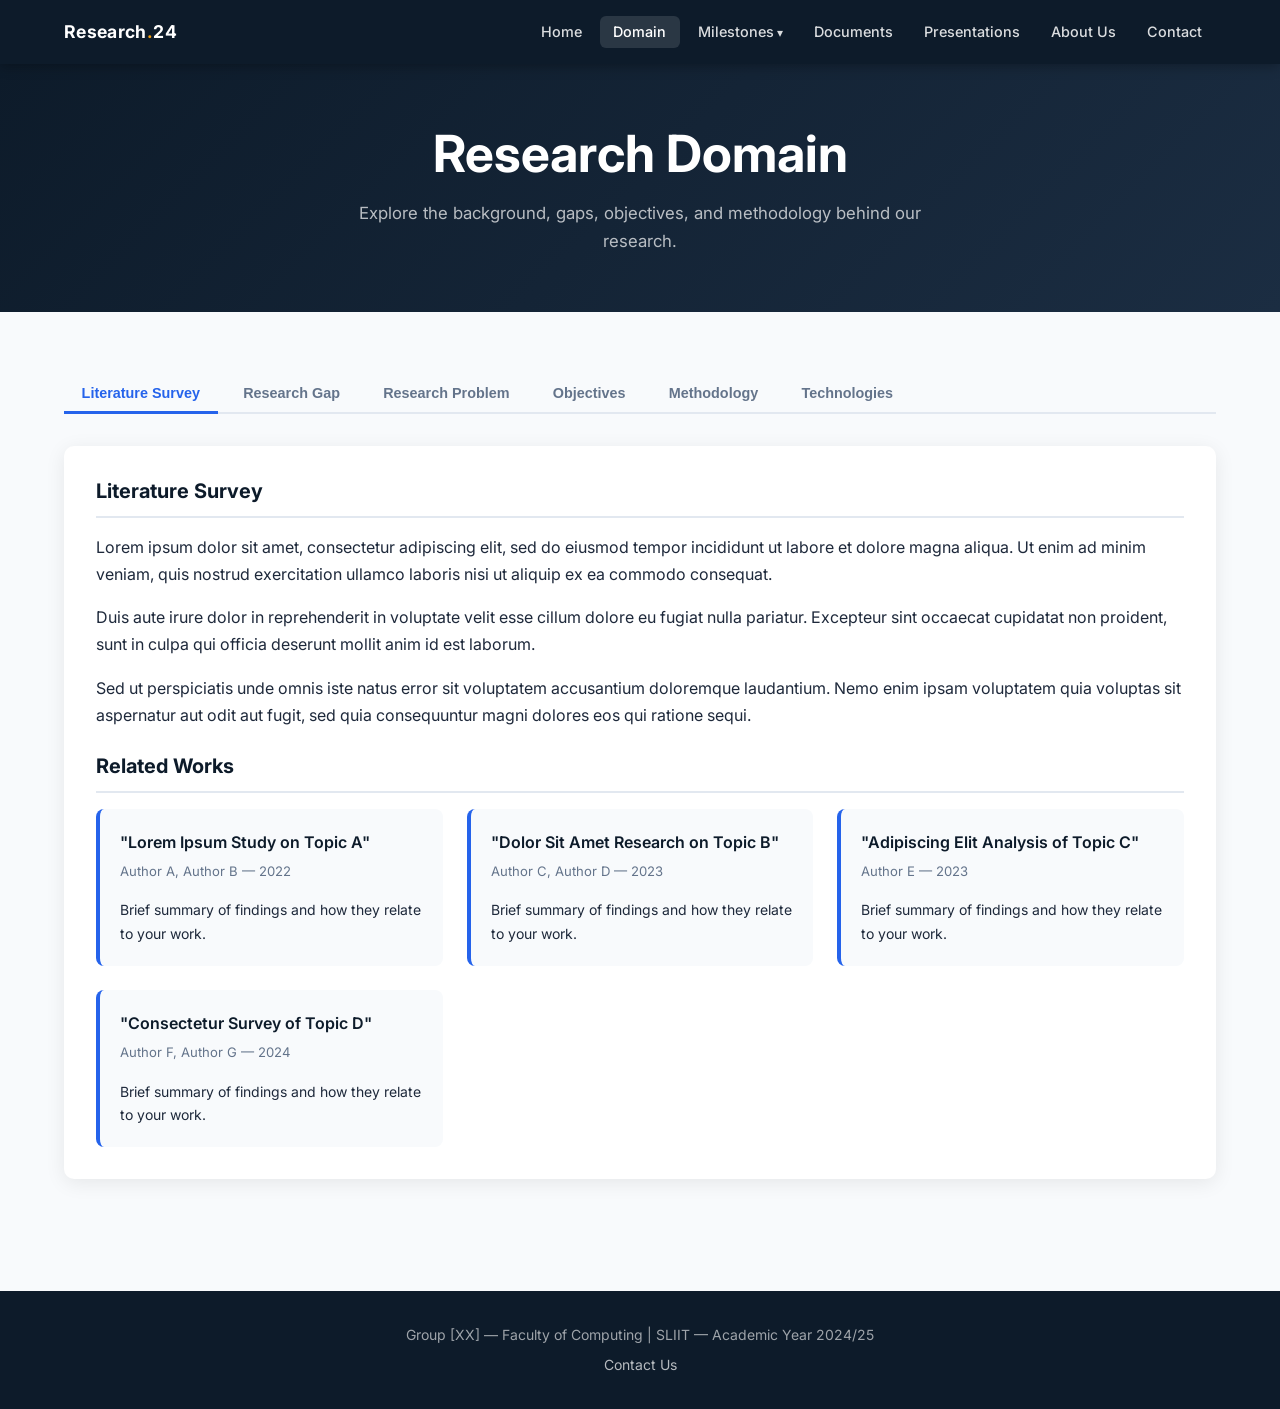
<file: domain.html>
<!DOCTYPE html>
<html lang="en">
<head>
  <meta charset="UTF-8" />
  <meta name="viewport" content="width=device-width, initial-scale=1.0" />
  <title>Research Project | Domain</title>
  <link rel="preconnect" href="https://fonts.googleapis.com" />
  <link rel="preconnect" href="https://fonts.gstatic.com" crossorigin />
  <link href="https://fonts.googleapis.com/css2?family=Inter:wght@400;500;600;700&display=swap" rel="stylesheet" />
  <link rel="stylesheet" href="css/style.css" />
</head>
<body>

  <nav class="navbar">
    <div class="nav-container">
      <a class="nav-logo" href="index.html">Research<span>.</span>24</a>
      <button class="hamburger" id="hamburger" aria-label="Menu">
        <span></span><span></span><span></span>
      </button>
      <ul class="nav-links" id="navLinks">
        <li><a href="index.html">Home</a></li>
        <li><a href="domain.html" class="active">Domain</a></li>
        <li class="nav-dropdown">
          <a href="milestones.html">Milestones</a>
          <ul class="dropdown-menu">
            <li><a href="milestones.html?m=proposal">Project Proposal</a></li>
            <li><a href="milestones.html?m=pp1">Progress Presentation 1</a></li>
            <li><a href="milestones.html?m=pp2">Progress Presentation 2</a></li>
            <li><a href="milestones.html?m=final">Final Assessment</a></li>
            <li><a href="milestones.html?m=viva">Viva</a></li>
          </ul>
        </li>
        <li><a href="documents.html">Documents</a></li>
        <li><a href="presentations.html">Presentations</a></li>
        <li><a href="about.html">About Us</a></li>
        <li><a href="contact.html">Contact</a></li>
      </ul>
    </div>
  </nav>

  <div class="page-header">
    <h1>Research Domain</h1>
    <p>Explore the background, gaps, objectives, and methodology behind our research.</p>
  </div>

  <div class="section">

    <!-- Tab navigation -->
    <div class="tab-nav">
      <button class="tab-btn active" data-tab="literature">Literature Survey</button>
      <button class="tab-btn" data-tab="gap">Research Gap</button>
      <button class="tab-btn" data-tab="problem">Research Problem</button>
      <button class="tab-btn" data-tab="objectives">Objectives</button>
      <button class="tab-btn" data-tab="methodology">Methodology</button>
      <button class="tab-btn" data-tab="technologies">Technologies</button>
    </div>

    <!-- Literature Survey -->
    <div class="tab-panel active" id="tab-literature">
      <div class="domain-card">
        <h3>Literature Survey</h3>
        <!-- TODO: Replace with your literature survey findings -->
        <p>
          Lorem ipsum dolor sit amet, consectetur adipiscing elit, sed do eiusmod tempor incididunt ut labore et dolore magna aliqua. Ut enim ad minim veniam, quis nostrud exercitation ullamco laboris nisi ut aliquip ex ea commodo consequat.
        </p>
        <p>
          Duis aute irure dolor in reprehenderit in voluptate velit esse cillum dolore eu fugiat nulla pariatur. Excepteur sint occaecat cupidatat non proident, sunt in culpa qui officia deserunt mollit anim id est laborum.
        </p>
        <p>
          Sed ut perspiciatis unde omnis iste natus error sit voluptatem accusantium doloremque laudantium. Nemo enim ipsam voluptatem quia voluptas sit aspernatur aut odit aut fugit, sed quia consequuntur magni dolores eos qui ratione sequi.
        </p>

        <!-- Sub-papers or works reviewed -->
        <h3 style="margin-top:1.5rem;">Related Works</h3>
        <div class="card-grid card-grid-2" style="margin-top:1rem;">
          <div style="background:var(--off-white); border-radius:8px; padding:1.25rem; border-left:4px solid var(--accent);">
            <!-- TODO: Replace with actual paper title, authors, year -->
            <p style="font-weight:600; color:var(--navy); margin-bottom:0.25rem;">"Lorem Ipsum Study on Topic A"</p>
            <p style="font-size:0.82rem; color:var(--text-muted);">Author A, Author B &mdash; 2022</p>
            <p style="font-size:0.875rem; margin-top:0.5rem;">Brief summary of findings and how they relate to your work.</p>
          </div>
          <div style="background:var(--off-white); border-radius:8px; padding:1.25rem; border-left:4px solid var(--accent);">
            <p style="font-weight:600; color:var(--navy); margin-bottom:0.25rem;">"Dolor Sit Amet Research on Topic B"</p>
            <p style="font-size:0.82rem; color:var(--text-muted);">Author C, Author D &mdash; 2023</p>
            <p style="font-size:0.875rem; margin-top:0.5rem;">Brief summary of findings and how they relate to your work.</p>
          </div>
          <div style="background:var(--off-white); border-radius:8px; padding:1.25rem; border-left:4px solid var(--accent);">
            <p style="font-weight:600; color:var(--navy); margin-bottom:0.25rem;">"Adipiscing Elit Analysis of Topic C"</p>
            <p style="font-size:0.82rem; color:var(--text-muted);">Author E &mdash; 2023</p>
            <p style="font-size:0.875rem; margin-top:0.5rem;">Brief summary of findings and how they relate to your work.</p>
          </div>
          <div style="background:var(--off-white); border-radius:8px; padding:1.25rem; border-left:4px solid var(--accent);">
            <p style="font-weight:600; color:var(--navy); margin-bottom:0.25rem;">"Consectetur Survey of Topic D"</p>
            <p style="font-size:0.82rem; color:var(--text-muted);">Author F, Author G &mdash; 2024</p>
            <p style="font-size:0.875rem; margin-top:0.5rem;">Brief summary of findings and how they relate to your work.</p>
          </div>
        </div>
      </div>
    </div>

    <!-- Research Gap -->
    <div class="tab-panel" id="tab-gap">
      <div class="domain-card">
        <h3>Research Gap</h3>
        <!-- TODO: Describe the gap your research addresses -->
        <p>
          Lorem ipsum dolor sit amet, consectetur adipiscing elit. Despite significant advances in the field, current literature lacks a comprehensive solution that addresses the specific challenges of [your context]. Existing approaches suffer from:
        </p>
        <ul style="margin:1rem 0 1rem 1.5rem; display:flex; flex-direction:column; gap:0.5rem;">
          <!-- TODO: List the specific gaps you identified -->
          <li>Limitation one — Lorem ipsum dolor sit amet, consectetur adipiscing elit sed do eiusmod.</li>
          <li>Limitation two — Ut enim ad minim veniam, quis nostrud exercitation ullamco laboris.</li>
          <li>Limitation three — Duis aute irure dolor in reprehenderit in voluptate velit esse cillum.</li>
          <li>Limitation four — Excepteur sint occaecat cupidatat non proident, sunt in culpa qui.</li>
        </ul>
        <p>
          This research aims to bridge these gaps by proposing a novel approach that lorem ipsum dolor sit amet consectetur adipiscing elit sed do eiusmod tempor incididunt ut labore et dolore magna aliqua.
        </p>
      </div>
    </div>

    <!-- Research Problem -->
    <div class="tab-panel" id="tab-problem">
      <div class="domain-card">
        <h3>Research Problem</h3>
        <!-- TODO: State your research problem clearly -->
        <div style="background:var(--off-white); border-radius:8px; padding:1.5rem; border-left:4px solid var(--gold); margin-bottom:1.5rem;">
          <p style="font-weight:600; font-size:1.05rem; color:var(--navy); font-style:italic;">
            "How can [your approach] be used to effectively [solve the problem] in [your specific context]?"
          </p>
        </div>
        <p>
          Lorem ipsum dolor sit amet, consectetur adipiscing elit, sed do eiusmod tempor incididunt ut labore et dolore magna aliqua. The core challenge lies in the fact that existing systems fail to account for [specific factor].
        </p>
        <p>
          Ut enim ad minim veniam, quis nostrud exercitation ullamco laboris nisi ut aliquip ex ea commodo consequat. This problem is significant because duis aute irure dolor in reprehenderit in voluptate velit esse cillum dolore.
        </p>
      </div>
    </div>

    <!-- Research Objectives -->
    <div class="tab-panel" id="tab-objectives">
      <div class="domain-card">
        <h3>Research Objectives</h3>
        <!-- TODO: Replace with your actual objectives -->
        <p style="margin-bottom:1.5rem;">The following objectives guide this research:</p>
        <div style="display:flex; flex-direction:column; gap:1rem;">
          <div style="display:flex; gap:1rem; align-items:flex-start; background:var(--off-white); border-radius:8px; padding:1.25rem;">
            <div style="min-width:36px; height:36px; background:var(--accent); border-radius:50%; display:flex; align-items:center; justify-content:center; color:white; font-weight:700; font-size:0.9rem;">1</div>
            <div>
              <p style="font-weight:600; color:var(--navy); margin-bottom:0.25rem;">Objective One</p>
              <p style="font-size:0.9rem; color:var(--text-muted);">Lorem ipsum dolor sit amet, consectetur adipiscing elit sed do eiusmod tempor incididunt ut labore.</p>
            </div>
          </div>
          <div style="display:flex; gap:1rem; align-items:flex-start; background:var(--off-white); border-radius:8px; padding:1.25rem;">
            <div style="min-width:36px; height:36px; background:var(--accent); border-radius:50%; display:flex; align-items:center; justify-content:center; color:white; font-weight:700; font-size:0.9rem;">2</div>
            <div>
              <p style="font-weight:600; color:var(--navy); margin-bottom:0.25rem;">Objective Two</p>
              <p style="font-size:0.9rem; color:var(--text-muted);">Ut enim ad minim veniam, quis nostrud exercitation ullamco laboris nisi ut aliquip ex ea commodo.</p>
            </div>
          </div>
          <div style="display:flex; gap:1rem; align-items:flex-start; background:var(--off-white); border-radius:8px; padding:1.25rem;">
            <div style="min-width:36px; height:36px; background:var(--accent); border-radius:50%; display:flex; align-items:center; justify-content:center; color:white; font-weight:700; font-size:0.9rem;">3</div>
            <div>
              <p style="font-weight:600; color:var(--navy); margin-bottom:0.25rem;">Objective Three</p>
              <p style="font-size:0.9rem; color:var(--text-muted);">Duis aute irure dolor in reprehenderit in voluptate velit esse cillum dolore eu fugiat nulla pariatur.</p>
            </div>
          </div>
          <div style="display:flex; gap:1rem; align-items:flex-start; background:var(--off-white); border-radius:8px; padding:1.25rem;">
            <div style="min-width:36px; height:36px; background:var(--accent); border-radius:50%; display:flex; align-items:center; justify-content:center; color:white; font-weight:700; font-size:0.9rem;">4</div>
            <div>
              <p style="font-weight:600; color:var(--navy); margin-bottom:0.25rem;">Objective Four</p>
              <p style="font-size:0.9rem; color:var(--text-muted);">Excepteur sint occaecat cupidatat non proident, sunt in culpa qui officia deserunt mollit anim id est.</p>
            </div>
          </div>
        </div>
      </div>
    </div>

    <!-- Methodology -->
    <div class="tab-panel" id="tab-methodology">
      <div class="domain-card">
        <h3>Methodology</h3>
        <!-- TODO: Describe your research methodology and system architecture -->
        <p style="margin-bottom:1.5rem;">
          Lorem ipsum dolor sit amet, consectetur adipiscing elit. The research follows a [quantitative/qualitative/mixed] methodology structured in the following phases:
        </p>
        <div style="display:grid; grid-template-columns: repeat(auto-fit, minmax(200px,1fr)); gap:1rem; margin-bottom:1.5rem;">
          <div style="text-align:center; background:var(--off-white); border-radius:10px; padding:1.5rem;">
            <div style="font-size:1.75rem; margin-bottom:0.5rem;">📋</div>
            <p style="font-weight:700; color:var(--navy); font-size:0.9rem;">Phase 1</p>
            <p style="font-size:0.82rem; color:var(--text-muted); margin-top:0.25rem;">Requirements &amp; Data Collection</p>
          </div>
          <div style="text-align:center; background:var(--off-white); border-radius:10px; padding:1.5rem;">
            <div style="font-size:1.75rem; margin-bottom:0.5rem;">🔧</div>
            <p style="font-weight:700; color:var(--navy); font-size:0.9rem;">Phase 2</p>
            <p style="font-size:0.82rem; color:var(--text-muted); margin-top:0.25rem;">System Design &amp; Development</p>
          </div>
          <div style="text-align:center; background:var(--off-white); border-radius:10px; padding:1.5rem;">
            <div style="font-size:1.75rem; margin-bottom:0.5rem;">🧪</div>
            <p style="font-weight:700; color:var(--navy); font-size:0.9rem;">Phase 3</p>
            <p style="font-size:0.82rem; color:var(--text-muted); margin-top:0.25rem;">Testing &amp; Evaluation</p>
          </div>
          <div style="text-align:center; background:var(--off-white); border-radius:10px; padding:1.5rem;">
            <div style="font-size:1.75rem; margin-bottom:0.5rem;">📊</div>
            <p style="font-weight:700; color:var(--navy); font-size:0.9rem;">Phase 4</p>
            <p style="font-size:0.82rem; color:var(--text-muted); margin-top:0.25rem;">Analysis &amp; Conclusion</p>
          </div>
        </div>
        <p>
          Duis aute irure dolor in reprehenderit in voluptate velit esse cillum dolore eu fugiat nulla pariatur. Excepteur sint occaecat cupidatat non proident sunt in culpa qui officia deserunt mollit anim id est laborum.
        </p>
      </div>
    </div>

    <!-- Technologies Used -->
    <div class="tab-panel" id="tab-technologies">
      <div class="domain-card">
        <h3>Technologies Used</h3>
        <!-- TODO: List your actual tech stack -->
        <p style="margin-bottom:1.5rem;">The following technologies and tools are employed in this research project:</p>

        <div style="display:grid; grid-template-columns:repeat(auto-fit, minmax(260px,1fr)); gap:1.5rem;">
          <div>
            <p style="font-weight:700; color:var(--navy); font-size:0.85rem; text-transform:uppercase; letter-spacing:0.05em; margin-bottom:0.75rem;">Frontend</p>
            <div class="tech-grid">
              <!-- TODO: Replace with your actual frontend stack -->
              <span class="tech-pill">React.js</span>
              <span class="tech-pill">TypeScript</span>
              <span class="tech-pill">Tailwind CSS</span>
            </div>
          </div>
          <div>
            <p style="font-weight:700; color:var(--navy); font-size:0.85rem; text-transform:uppercase; letter-spacing:0.05em; margin-bottom:0.75rem;">Backend</p>
            <div class="tech-grid">
              <!-- TODO: Replace with your actual backend stack -->
              <span class="tech-pill">Node.js</span>
              <span class="tech-pill">Python</span>
              <span class="tech-pill">FastAPI</span>
            </div>
          </div>
          <div>
            <p style="font-weight:700; color:var(--navy); font-size:0.85rem; text-transform:uppercase; letter-spacing:0.05em; margin-bottom:0.75rem;">Machine Learning</p>
            <div class="tech-grid">
              <span class="tech-pill">TensorFlow</span>
              <span class="tech-pill">PyTorch</span>
              <span class="tech-pill">scikit-learn</span>
            </div>
          </div>
          <div>
            <p style="font-weight:700; color:var(--navy); font-size:0.85rem; text-transform:uppercase; letter-spacing:0.05em; margin-bottom:0.75rem;">Database &amp; Cloud</p>
            <div class="tech-grid">
              <span class="tech-pill">MongoDB</span>
              <span class="tech-pill">AWS</span>
              <span class="tech-pill">Firebase</span>
            </div>
          </div>
        </div>
      </div>
    </div>

  </div>

  <footer>
    <p>Group [XX] &mdash; Faculty of Computing | SLIIT &mdash; Academic Year 2024/25</p>
    <p style="margin-top:0.4rem;"><a href="contact.html">Contact Us</a></p>
  </footer>

  <script>
    // Tab switching
    const tabBtns   = document.querySelectorAll('.tab-btn');
    const tabPanels = document.querySelectorAll('.tab-panel');

    tabBtns.forEach(btn => {
      btn.addEventListener('click', () => {
        tabBtns.forEach(b => b.classList.remove('active'));
        tabPanels.forEach(p => p.classList.remove('active'));

        btn.classList.add('active');
        document.getElementById('tab-' + btn.dataset.tab).classList.add('active');
      });
    });

    // Mobile nav
    document.getElementById('hamburger').addEventListener('click', () => {
      document.getElementById('navLinks').classList.toggle('open');
    });
    document.querySelectorAll('.nav-dropdown > a').forEach(link => {
      link.addEventListener('click', e => {
        if (window.innerWidth <= 768) {
          e.preventDefault();
          link.closest('.nav-dropdown').classList.toggle('open');
        }
      });
    });
  </script>
</body>
</html>
</file>
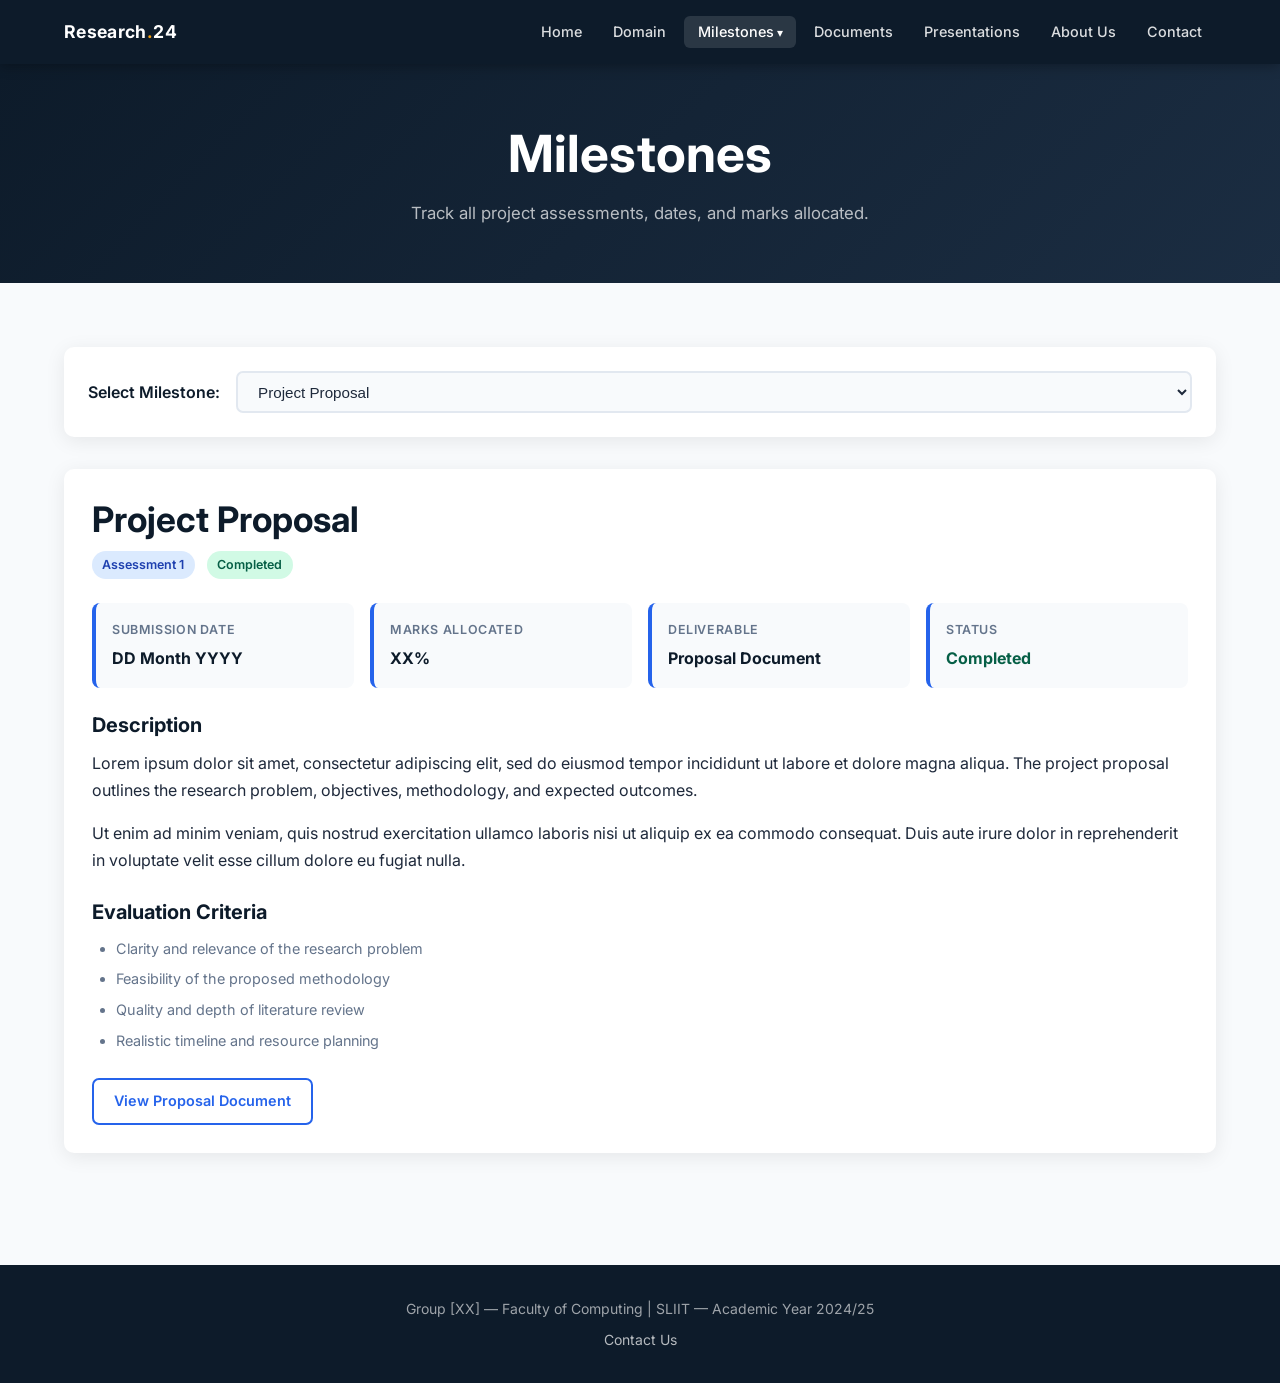
<file: milestones.html>
<!DOCTYPE html>
<html lang="en">
<head>
  <meta charset="UTF-8" />
  <meta name="viewport" content="width=device-width, initial-scale=1.0" />
  <title>Research Project | Milestones</title>
  <link rel="preconnect" href="https://fonts.googleapis.com" />
  <link rel="preconnect" href="https://fonts.gstatic.com" crossorigin />
  <link href="https://fonts.googleapis.com/css2?family=Inter:wght@400;500;600;700&display=swap" rel="stylesheet" />
  <link rel="stylesheet" href="css/style.css" />
</head>
<body>

  <nav class="navbar">
    <div class="nav-container">
      <a class="nav-logo" href="index.html">Research<span>.</span>24</a>
      <button class="hamburger" id="hamburger" aria-label="Menu">
        <span></span><span></span><span></span>
      </button>
      <ul class="nav-links" id="navLinks">
        <li><a href="index.html">Home</a></li>
        <li><a href="domain.html">Domain</a></li>
        <li class="nav-dropdown">
          <a href="milestones.html" class="active">Milestones</a>
          <ul class="dropdown-menu">
            <li><a href="milestones.html?m=proposal">Project Proposal</a></li>
            <li><a href="milestones.html?m=pp1">Progress Presentation 1</a></li>
            <li><a href="milestones.html?m=pp2">Progress Presentation 2</a></li>
            <li><a href="milestones.html?m=final">Final Assessment</a></li>
            <li><a href="milestones.html?m=viva">Viva</a></li>
          </ul>
        </li>
        <li><a href="documents.html">Documents</a></li>
        <li><a href="presentations.html">Presentations</a></li>
        <li><a href="about.html">About Us</a></li>
        <li><a href="contact.html">Contact</a></li>
      </ul>
    </div>
  </nav>

  <div class="page-header">
    <h1>Milestones</h1>
    <p>Track all project assessments, dates, and marks allocated.</p>
  </div>

  <div class="section">

    <!-- Dropdown selector -->
    <div class="milestone-selector">
      <label for="milestoneSelect">Select Milestone:</label>
      <select id="milestoneSelect">
        <option value="proposal">Project Proposal</option>
        <option value="pp1">Progress Presentation 1</option>
        <option value="pp2">Progress Presentation 2</option>
        <option value="final">Final Assessment</option>
        <option value="viva">Viva</option>
      </select>
    </div>

    <!-- ===== PROJECT PROPOSAL ===== -->
    <div class="milestone-detail card active" id="m-proposal">
      <div class="milestone-header">
        <div>
          <h2 style="color:var(--navy); margin-bottom:0.5rem;">Project Proposal</h2>
          <div class="milestone-meta">
            <span class="badge badge-blue">Assessment 1</span>
            <span class="badge badge-green">Completed</span>
          </div>
        </div>
      </div>

      <div class="milestone-info-grid">
        <div class="info-box">
          <div class="label">Submission Date</div>
          <!-- TODO: Replace with actual date -->
          <div class="value">DD Month YYYY</div>
        </div>
        <div class="info-box">
          <div class="label">Marks Allocated</div>
          <!-- TODO: Replace with actual marks -->
          <div class="value">XX%</div>
        </div>
        <div class="info-box">
          <div class="label">Deliverable</div>
          <div class="value">Proposal Document</div>
        </div>
        <div class="info-box">
          <div class="label">Status</div>
          <div class="value" style="color:#065f46;">Completed</div>
        </div>
      </div>

      <h3 style="color:var(--navy); margin-bottom:0.75rem;">Description</h3>
      <!-- TODO: Replace with actual proposal description -->
      <p style="margin-bottom:1rem;">
        Lorem ipsum dolor sit amet, consectetur adipiscing elit, sed do eiusmod tempor incididunt ut labore et dolore magna aliqua. The project proposal outlines the research problem, objectives, methodology, and expected outcomes.
      </p>
      <p style="margin-bottom:1.5rem;">
        Ut enim ad minim veniam, quis nostrud exercitation ullamco laboris nisi ut aliquip ex ea commodo consequat. Duis aute irure dolor in reprehenderit in voluptate velit esse cillum dolore eu fugiat nulla.
      </p>

      <h3 style="color:var(--navy); margin-bottom:0.75rem;">Evaluation Criteria</h3>
      <ul style="margin-left:1.5rem; display:flex; flex-direction:column; gap:0.4rem; color:var(--text-muted); font-size:0.9rem;">
        <!-- TODO: Replace with actual criteria -->
        <li>Clarity and relevance of the research problem</li>
        <li>Feasibility of the proposed methodology</li>
        <li>Quality and depth of literature review</li>
        <li>Realistic timeline and resource planning</li>
      </ul>

      <div style="margin-top:1.5rem;">
        <a href="documents.html" class="btn btn-outline">View Proposal Document</a>
      </div>
    </div>

    <!-- ===== PROGRESS PRESENTATION 1 ===== -->
    <div class="milestone-detail card" id="m-pp1">
      <div class="milestone-header">
        <div>
          <h2 style="color:var(--navy); margin-bottom:0.5rem;">Progress Presentation 1</h2>
          <div class="milestone-meta">
            <span class="badge badge-blue">Assessment 2</span>
            <span class="badge badge-green">Completed</span>
          </div>
        </div>
      </div>

      <div class="milestone-info-grid">
        <div class="info-box">
          <div class="label">Presentation Date</div>
          <div class="value">DD Month YYYY</div>
        </div>
        <div class="info-box">
          <div class="label">Marks Allocated</div>
          <div class="value">XX%</div>
        </div>
        <div class="info-box">
          <div class="label">Deliverable</div>
          <div class="value">Slides + Demo</div>
        </div>
        <div class="info-box">
          <div class="label">Status</div>
          <div class="value" style="color:#065f46;">Completed</div>
        </div>
      </div>

      <h3 style="color:var(--navy); margin-bottom:0.75rem;">Description</h3>
      <p style="margin-bottom:1rem;">
        Lorem ipsum dolor sit amet, consectetur adipiscing elit. The first progress presentation demonstrates the initial implementation and early findings of the research, including a working prototype or proof of concept.
      </p>
      <p style="margin-bottom:1.5rem;">
        Duis aute irure dolor in reprehenderit in voluptate velit esse cillum dolore eu fugiat nulla pariatur. Excepteur sint occaecat cupidatat non proident.
      </p>

      <h3 style="color:var(--navy); margin-bottom:0.75rem;">Evaluation Criteria</h3>
      <ul style="margin-left:1.5rem; display:flex; flex-direction:column; gap:0.4rem; color:var(--text-muted); font-size:0.9rem;">
        <li>Progress against the original proposal timeline</li>
        <li>Quality of initial implementation or prototype</li>
        <li>Presentation clarity and delivery</li>
        <li>Ability to respond to panel questions</li>
      </ul>

      <div style="margin-top:1.5rem;">
        <a href="presentations.html" class="btn btn-outline">View Slides</a>
      </div>
    </div>

    <!-- ===== PROGRESS PRESENTATION 2 ===== -->
    <div class="milestone-detail card" id="m-pp2">
      <div class="milestone-header">
        <div>
          <h2 style="color:var(--navy); margin-bottom:0.5rem;">Progress Presentation 2</h2>
          <div class="milestone-meta">
            <span class="badge badge-blue">Assessment 3</span>
            <span class="badge badge-amber">Upcoming</span>
          </div>
        </div>
      </div>

      <div class="milestone-info-grid">
        <div class="info-box">
          <div class="label">Presentation Date</div>
          <div class="value">DD Month YYYY</div>
        </div>
        <div class="info-box">
          <div class="label">Marks Allocated</div>
          <div class="value">XX%</div>
        </div>
        <div class="info-box">
          <div class="label">Deliverable</div>
          <div class="value">Slides + System Demo</div>
        </div>
        <div class="info-box">
          <div class="label">Status</div>
          <div class="value" style="color:#92400e;">Upcoming</div>
        </div>
      </div>

      <h3 style="color:var(--navy); margin-bottom:0.75rem;">Description</h3>
      <p style="margin-bottom:1rem;">
        Lorem ipsum dolor sit amet, consectetur adipiscing elit. Progress Presentation 2 showcases a significantly more complete system, addressing feedback from PP1 and demonstrating key functionality of the research solution.
      </p>
      <p style="margin-bottom:1.5rem;">
        Ut enim ad minim veniam, quis nostrud exercitation ullamco laboris nisi ut aliquip ex ea commodo consequat nulla pariatur.
      </p>

      <h3 style="color:var(--navy); margin-bottom:0.75rem;">Evaluation Criteria</h3>
      <ul style="margin-left:1.5rem; display:flex; flex-direction:column; gap:0.4rem; color:var(--text-muted); font-size:0.9rem;">
        <li>Completeness of the system relative to the final goal</li>
        <li>Quality of evaluation and results so far</li>
        <li>Response to PP1 panel feedback</li>
        <li>Presentation quality and technical depth</li>
      </ul>
    </div>

    <!-- ===== FINAL ASSESSMENT ===== -->
    <div class="milestone-detail card" id="m-final">
      <div class="milestone-header">
        <div>
          <h2 style="color:var(--navy); margin-bottom:0.5rem;">Final Assessment</h2>
          <div class="milestone-meta">
            <span class="badge badge-blue">Assessment 4</span>
            <span class="badge badge-amber">Upcoming</span>
          </div>
        </div>
      </div>

      <div class="milestone-info-grid">
        <div class="info-box">
          <div class="label">Submission Date</div>
          <div class="value">DD Month YYYY</div>
        </div>
        <div class="info-box">
          <div class="label">Marks Allocated</div>
          <div class="value">XX%</div>
        </div>
        <div class="info-box">
          <div class="label">Deliverable</div>
          <div class="value">Final Report + System</div>
        </div>
        <div class="info-box">
          <div class="label">Status</div>
          <div class="value" style="color:#92400e;">Upcoming</div>
        </div>
      </div>

      <h3 style="color:var(--navy); margin-bottom:0.75rem;">Description</h3>
      <p style="margin-bottom:1rem;">
        Lorem ipsum dolor sit amet, consectetur adipiscing elit. The final assessment is the culmination of the research project — a complete system submission along with the final research report covering all components, results, and conclusions.
      </p>
      <p style="margin-bottom:1.5rem;">
        Duis aute irure dolor in reprehenderit in voluptate velit esse cillum dolore eu fugiat nulla pariatur excepteur sint occaecat cupidatat non proident sunt in culpa officia.
      </p>

      <h3 style="color:var(--navy); margin-bottom:0.75rem;">Evaluation Criteria</h3>
      <ul style="margin-left:1.5rem; display:flex; flex-direction:column; gap:0.4rem; color:var(--text-muted); font-size:0.9rem;">
        <li>Completeness and quality of the final system</li>
        <li>Research report quality and academic rigor</li>
        <li>Achievement of stated research objectives</li>
        <li>Validity of results and analysis</li>
      </ul>

      <div style="margin-top:1.5rem;">
        <a href="documents.html" class="btn btn-outline">View Documents</a>
      </div>
    </div>

    <!-- ===== VIVA ===== -->
    <div class="milestone-detail card" id="m-viva">
      <div class="milestone-header">
        <div>
          <h2 style="color:var(--navy); margin-bottom:0.5rem;">Viva</h2>
          <div class="milestone-meta">
            <span class="badge badge-blue">Assessment 5</span>
            <span class="badge badge-amber">Upcoming</span>
          </div>
        </div>
      </div>

      <div class="milestone-info-grid">
        <div class="info-box">
          <div class="label">Viva Date</div>
          <div class="value">DD Month YYYY</div>
        </div>
        <div class="info-box">
          <div class="label">Marks Allocated</div>
          <div class="value">XX%</div>
        </div>
        <div class="info-box">
          <div class="label">Format</div>
          <div class="value">Oral Defence</div>
        </div>
        <div class="info-box">
          <div class="label">Status</div>
          <div class="value" style="color:#92400e;">Upcoming</div>
        </div>
      </div>

      <h3 style="color:var(--navy); margin-bottom:0.75rem;">Description</h3>
      <p style="margin-bottom:1rem;">
        Lorem ipsum dolor sit amet, consectetur adipiscing elit. The viva is an oral examination where each group member is assessed individually on their understanding, contribution, and ability to defend the research.
      </p>
      <p style="margin-bottom:1.5rem;">
        Ut enim ad minim veniam, quis nostrud exercitation ullamco laboris nisi ut aliquip ex ea commodo consequat duis aute irure dolor in reprehenderit.
      </p>

      <h3 style="color:var(--navy); margin-bottom:0.75rem;">Evaluation Criteria</h3>
      <ul style="margin-left:1.5rem; display:flex; flex-direction:column; gap:0.4rem; color:var(--text-muted); font-size:0.9rem;">
        <li>Individual understanding of the research topic</li>
        <li>Ability to defend design and implementation decisions</li>
        <li>Clarity of answers to panel questions</li>
        <li>Demonstrated individual contribution to the project</li>
      </ul>
    </div>

  </div>

  <footer>
    <p>Group [XX] &mdash; Faculty of Computing | SLIIT &mdash; Academic Year 2024/25</p>
    <p style="margin-top:0.4rem;"><a href="contact.html">Contact Us</a></p>
  </footer>

  <script>
    const select   = document.getElementById('milestoneSelect');
    const details  = document.querySelectorAll('.milestone-detail');

    function showMilestone(id) {
      details.forEach(d => d.classList.remove('active'));
      const target = document.getElementById('m-' + id);
      if (target) target.classList.add('active');
      select.value = id;
    }

    // Read ?m= query param on load
    const params = new URLSearchParams(window.location.search);
    const initial = params.get('m') || 'proposal';
    showMilestone(initial);

    select.addEventListener('change', () => showMilestone(select.value));

    // Mobile nav
    document.getElementById('hamburger').addEventListener('click', () => {
      document.getElementById('navLinks').classList.toggle('open');
    });
    document.querySelectorAll('.nav-dropdown > a').forEach(link => {
      link.addEventListener('click', e => {
        if (window.innerWidth <= 768) {
          e.preventDefault();
          link.closest('.nav-dropdown').classList.toggle('open');
        }
      });
    });
  </script>
</body>
</html>
</file>
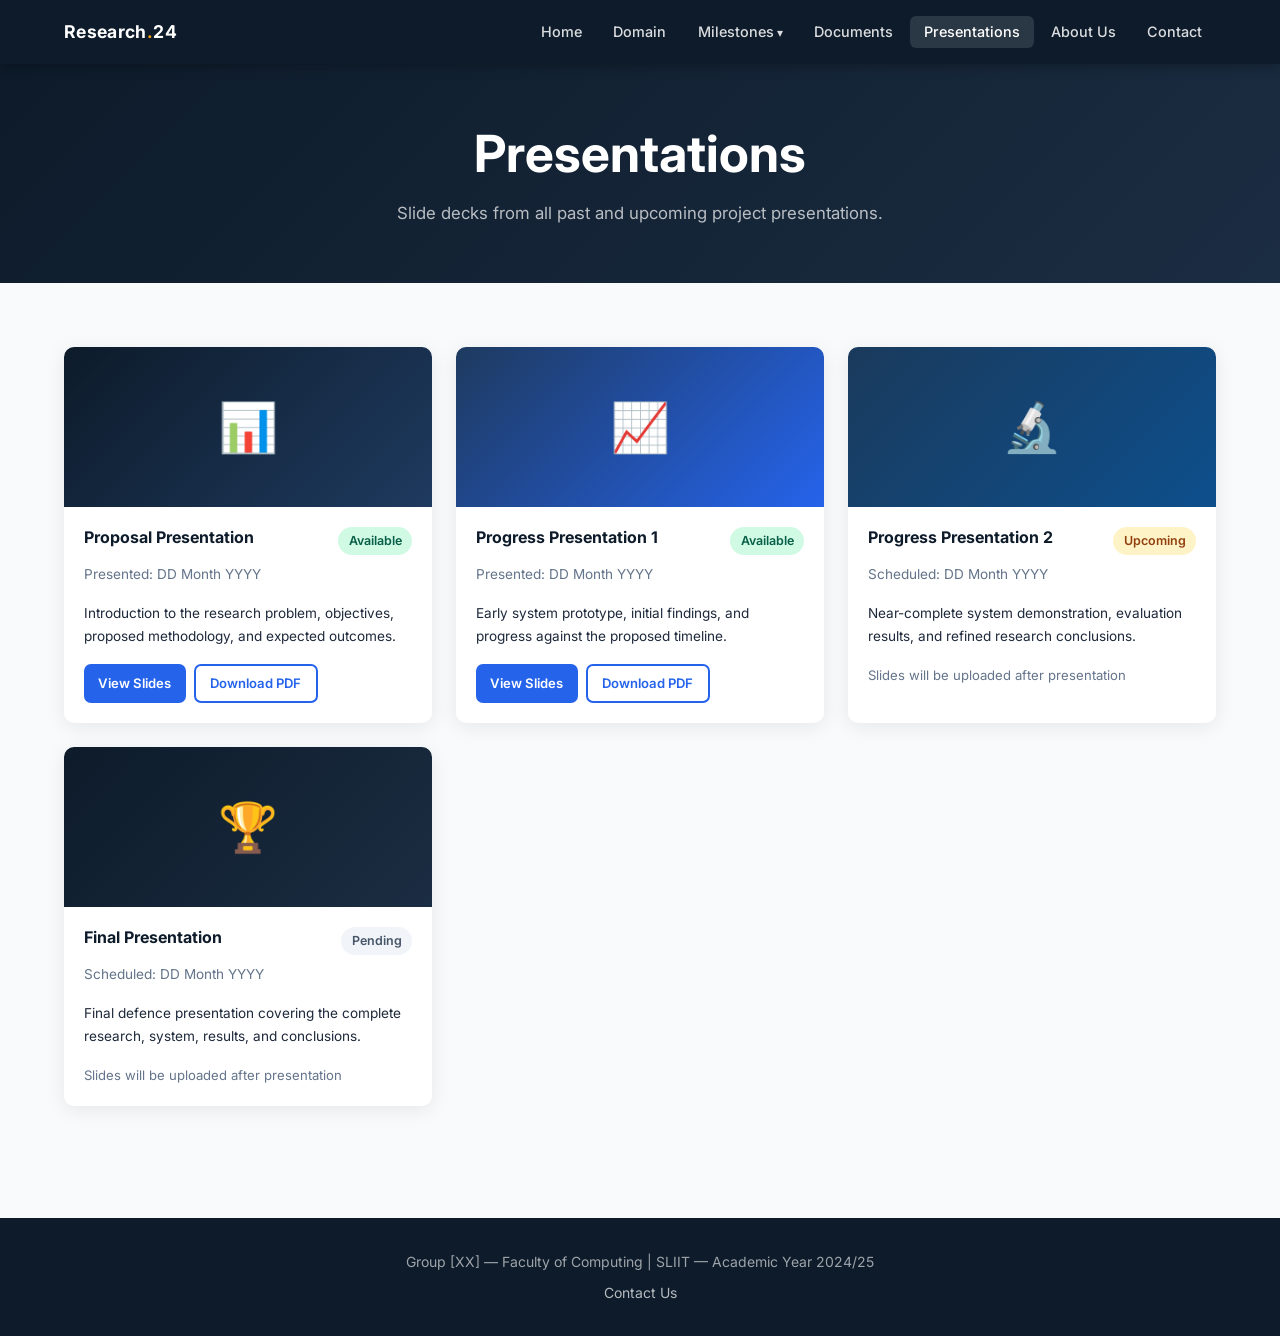
<file: presentations.html>
<!DOCTYPE html>
<html lang="en">
<head>
  <meta charset="UTF-8" />
  <meta name="viewport" content="width=device-width, initial-scale=1.0" />
  <title>Research Project | Presentations</title>
  <link rel="preconnect" href="https://fonts.googleapis.com" />
  <link rel="preconnect" href="https://fonts.gstatic.com" crossorigin />
  <link href="https://fonts.googleapis.com/css2?family=Inter:wght@400;500;600;700&display=swap" rel="stylesheet" />
  <link rel="stylesheet" href="css/style.css" />
</head>
<body>

  <nav class="navbar">
    <div class="nav-container">
      <a class="nav-logo" href="index.html">Research<span>.</span>24</a>
      <button class="hamburger" id="hamburger" aria-label="Menu">
        <span></span><span></span><span></span>
      </button>
      <ul class="nav-links" id="navLinks">
        <li><a href="index.html">Home</a></li>
        <li><a href="domain.html">Domain</a></li>
        <li class="nav-dropdown">
          <a href="milestones.html">Milestones</a>
          <ul class="dropdown-menu">
            <li><a href="milestones.html?m=proposal">Project Proposal</a></li>
            <li><a href="milestones.html?m=pp1">Progress Presentation 1</a></li>
            <li><a href="milestones.html?m=pp2">Progress Presentation 2</a></li>
            <li><a href="milestones.html?m=final">Final Assessment</a></li>
            <li><a href="milestones.html?m=viva">Viva</a></li>
          </ul>
        </li>
        <li><a href="documents.html">Documents</a></li>
        <li><a href="presentations.html" class="active">Presentations</a></li>
        <li><a href="about.html">About Us</a></li>
        <li><a href="contact.html">Contact</a></li>
      </ul>
    </div>
  </nav>

  <div class="page-header">
    <h1>Presentations</h1>
    <p>Slide decks from all past and upcoming project presentations.</p>
  </div>

  <div class="section">

    <div class="card-grid card-grid-2">

      <!-- Proposal Presentation -->
      <div class="pres-card">
        <div class="pres-thumbnail" style="background: linear-gradient(135deg, #0d1b2a, #1e3a5f);">
          📊
        </div>
        <div class="pres-body">
          <div style="display:flex; justify-content:space-between; align-items:flex-start; margin-bottom:0.5rem;">
            <h4>Proposal Presentation</h4>
            <span class="badge badge-green">Available</span>
          </div>
          <!-- TODO: Update date -->
          <p>Presented: DD Month YYYY</p>
          <p style="margin-bottom:1rem; color:var(--text);">
            Introduction to the research problem, objectives, proposed methodology, and expected outcomes.
          </p>
          <div style="display:flex; gap:0.5rem; flex-wrap:wrap;">
            <!-- TODO: Replace # with actual Google Slides / PDF link -->
            <a href="#" class="btn btn-primary" style="font-size:0.82rem; padding:0.4rem 0.9rem;">View Slides</a>
            <a href="#" class="btn btn-outline" style="font-size:0.82rem; padding:0.4rem 0.9rem;">Download PDF</a>
          </div>
        </div>
      </div>

      <!-- Progress Presentation 1 -->
      <div class="pres-card">
        <div class="pres-thumbnail" style="background: linear-gradient(135deg, #1e3a5f, #2563eb);">
          📈
        </div>
        <div class="pres-body">
          <div style="display:flex; justify-content:space-between; align-items:flex-start; margin-bottom:0.5rem;">
            <h4>Progress Presentation 1</h4>
            <span class="badge badge-green">Available</span>
          </div>
          <p>Presented: DD Month YYYY</p>
          <p style="margin-bottom:1rem; color:var(--text);">
            Early system prototype, initial findings, and progress against the proposed timeline.
          </p>
          <div style="display:flex; gap:0.5rem; flex-wrap:wrap;">
            <a href="#" class="btn btn-primary" style="font-size:0.82rem; padding:0.4rem 0.9rem;">View Slides</a>
            <a href="#" class="btn btn-outline" style="font-size:0.82rem; padding:0.4rem 0.9rem;">Download PDF</a>
          </div>
        </div>
      </div>

      <!-- Progress Presentation 2 -->
      <div class="pres-card">
        <div class="pres-thumbnail" style="background: linear-gradient(135deg, #1a3a5c, #0d4f8c);">
          🔬
        </div>
        <div class="pres-body">
          <div style="display:flex; justify-content:space-between; align-items:flex-start; margin-bottom:0.5rem;">
            <h4>Progress Presentation 2</h4>
            <span class="badge badge-amber">Upcoming</span>
          </div>
          <!-- TODO: Update date when confirmed -->
          <p>Scheduled: DD Month YYYY</p>
          <p style="margin-bottom:1rem; color:var(--text);">
            Near-complete system demonstration, evaluation results, and refined research conclusions.
          </p>
          <div style="display:flex; gap:0.5rem; flex-wrap:wrap;">
            <span style="font-size:0.82rem; color:var(--text-muted); align-self:center;">Slides will be uploaded after presentation</span>
          </div>
        </div>
      </div>

      <!-- Final Presentation -->
      <div class="pres-card">
        <div class="pres-thumbnail" style="background: linear-gradient(135deg, #0d1b2a, #1b2d42);">
          🏆
        </div>
        <div class="pres-body">
          <div style="display:flex; justify-content:space-between; align-items:flex-start; margin-bottom:0.5rem;">
            <h4>Final Presentation</h4>
            <span class="badge badge-gray">Pending</span>
          </div>
          <p>Scheduled: DD Month YYYY</p>
          <p style="margin-bottom:1rem; color:var(--text);">
            Final defence presentation covering the complete research, system, results, and conclusions.
          </p>
          <div style="display:flex; gap:0.5rem; flex-wrap:wrap;">
            <span style="font-size:0.82rem; color:var(--text-muted); align-self:center;">Slides will be uploaded after presentation</span>
          </div>
        </div>
      </div>

    </div>

  </div>

  <footer>
    <p>Group [XX] &mdash; Faculty of Computing | SLIIT &mdash; Academic Year 2024/25</p>
    <p style="margin-top:0.4rem;"><a href="contact.html">Contact Us</a></p>
  </footer>

  <script>
    document.getElementById('hamburger').addEventListener('click', () => {
      document.getElementById('navLinks').classList.toggle('open');
    });
    document.querySelectorAll('.nav-dropdown > a').forEach(link => {
      link.addEventListener('click', e => {
        if (window.innerWidth <= 768) {
          e.preventDefault();
          link.closest('.nav-dropdown').classList.toggle('open');
        }
      });
    });
  </script>
</body>
</html>
</file>
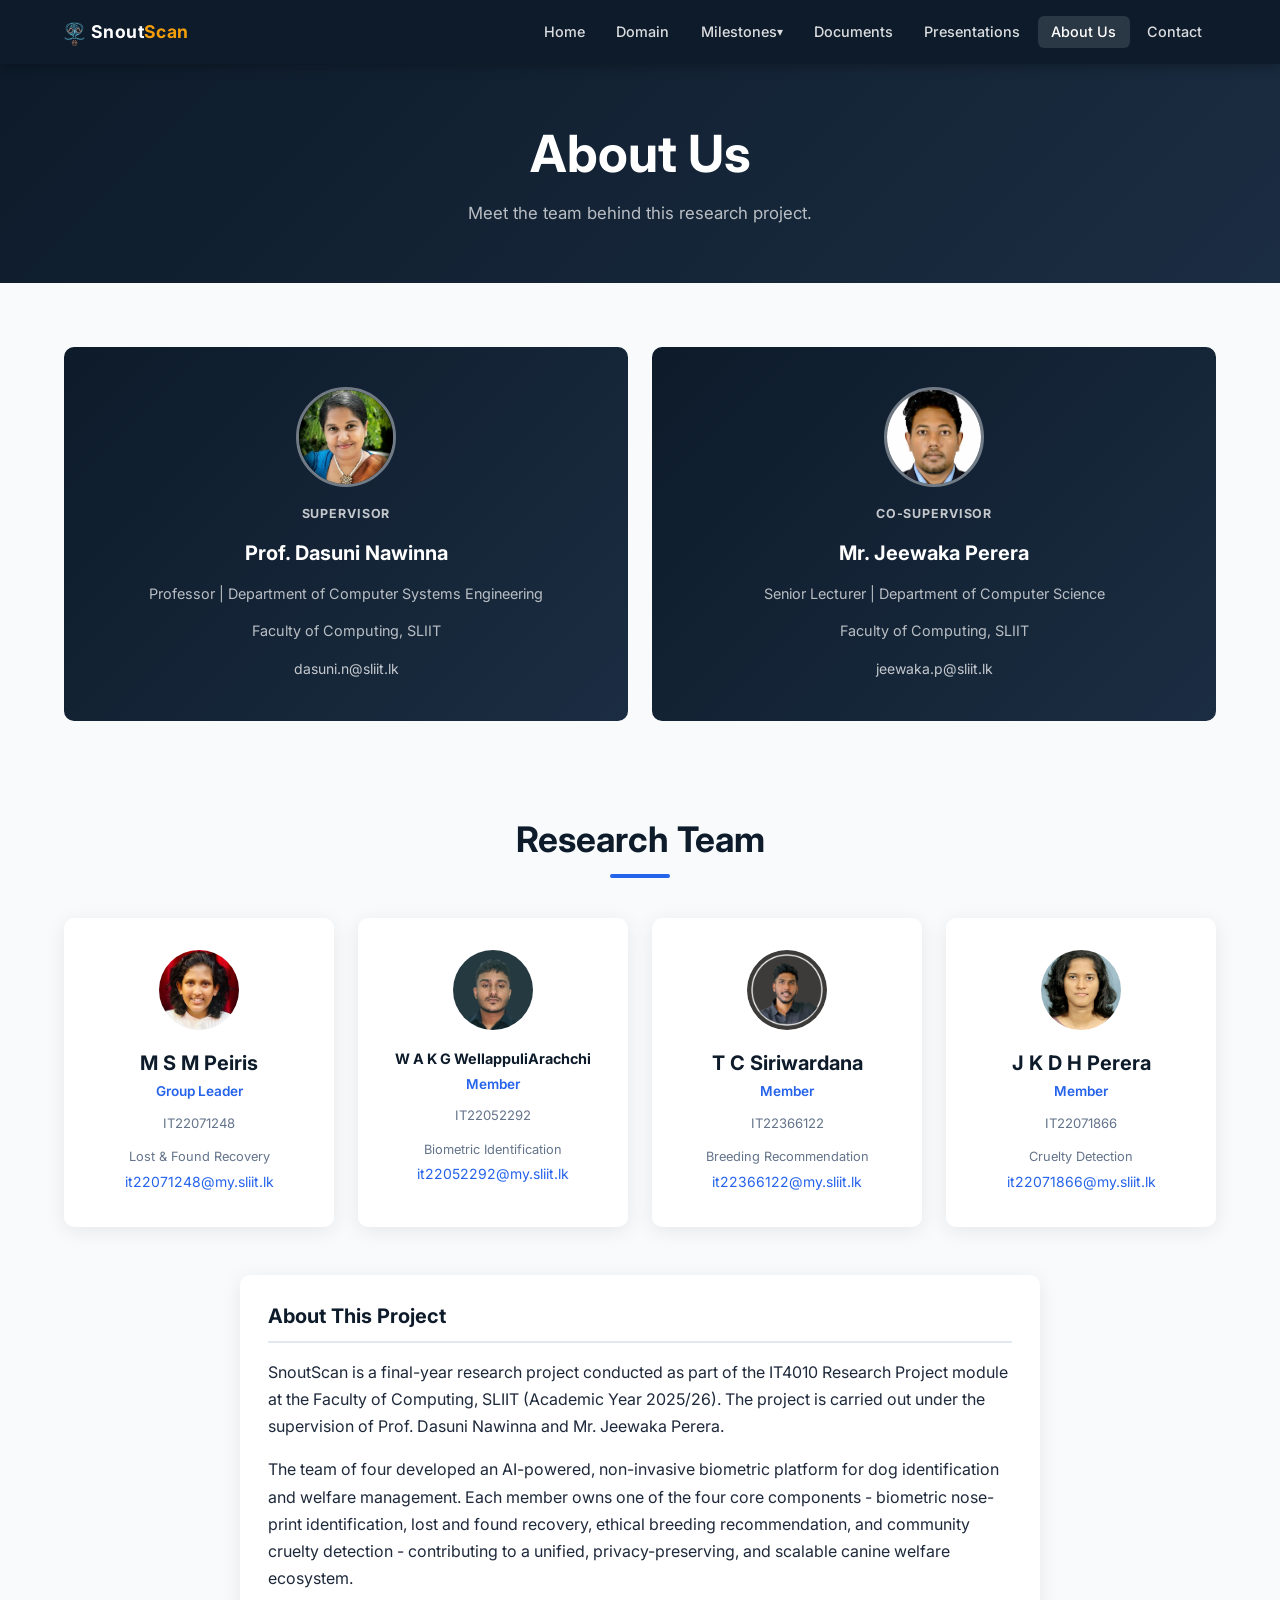
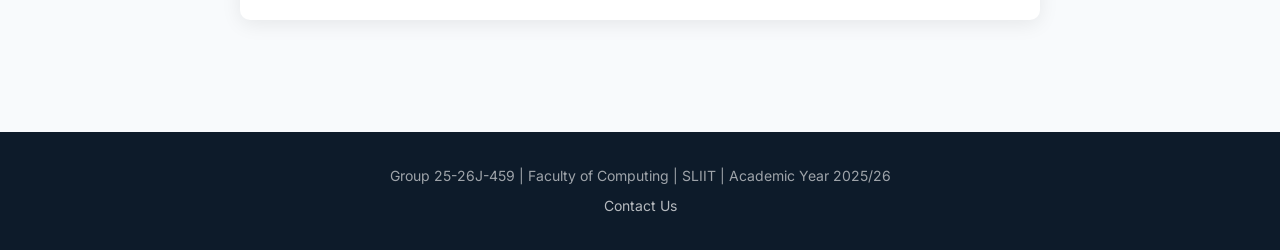
<file: src/about.html>
<!DOCTYPE html>
<html lang="en">
<head>
  <meta charset="UTF-8" />
  <meta name="viewport" content="width=device-width, initial-scale=1.0" />
  <title>Research Project | About Us</title>
  <link rel="preconnect" href="https://fonts.googleapis.com" />
  <link rel="preconnect" href="https://fonts.gstatic.com" crossorigin />
  <link href="https://fonts.googleapis.com/css2?family=Inter:wght@400;500;600;700&display=swap" rel="stylesheet" />
  <link rel="stylesheet" href="css/style.css" />
</head>
<body>

  <nav class="navbar">
    <div class="nav-container">
      <a class="nav-logo" href="index.html"><img src="assets/icon.png" alt="SnoutScan" style="height:28px; vertical-align:middle; margin-right:0.4rem;" />Snout<span>Scan</span></a>
      <button class="hamburger" id="hamburger" aria-label="Menu">
        <span></span><span></span><span></span>
      </button>
      <ul class="nav-links" id="navLinks">
        <li><a href="index.html">Home</a></li>
        <li><a href="domain.html">Domain</a></li>
        <li class="nav-dropdown">
          <a href="milestones.html">Milestones</a>
          <ul class="dropdown-menu">
            <li><a href="milestones.html?m=proposal">Project Proposal</a></li>
            <li><a href="milestones.html?m=pp1">Progress Presentation 1</a></li>
            <li><a href="milestones.html?m=pp2">Progress Presentation 2</a></li>
            <li><a href="milestones.html?m=final">Final Assessment</a></li>
            <li><a href="milestones.html?m=viva">Viva</a></li>
          </ul>
        </li>
        <li><a href="documents.html">Documents</a></li>
        <li><a href="presentations.html">Presentations</a></li>
        <li><a href="about.html" class="active">About Us</a></li>
        <li><a href="contact.html">Contact</a></li>
      </ul>
    </div>
  </nav>

  <div class="page-header">
    <h1>About Us</h1>
    <p>Meet the team behind this research project.</p>
  </div>

  <div class="section">

    <!-- Supervisors -->
    <div style="display:grid; grid-template-columns:repeat(auto-fit, minmax(280px,1fr)); gap:1.5rem; margin-bottom:3rem;">

      <div class="supervisor-section" style="display:flex; flex-direction:column; align-items:center; gap:0.75rem;">
        <img src="assets/supervisor-images/dasunin.jpg" alt="Prof. Dasuni Nawinna" style="width:100px; height:100px; border-radius:50%; object-fit:cover; border:3px solid rgba(255,255,255,0.4); margin-bottom:0.25rem;" />
        <p style="font-size:0.78rem; font-weight:700; text-transform:uppercase; letter-spacing:0.07em; opacity:0.75;">Supervisor</p>
        <p class="supervisor-name">Prof. Dasuni Nawinna</p>
        <p class="supervisor-title">Professor | Department of Computer Systems Engineering</p>
        <p class="supervisor-title">Faculty of Computing, SLIIT</p>
        <a href="mailto:dasuni.n@sliit.lk" style="color:rgba(255,255,255,0.75); font-size:0.875rem; margin-top:0.1rem;">dasuni.n@sliit.lk</a>
      </div>

      <div class="supervisor-section" style="display:flex; flex-direction:column; align-items:center; gap:0.75rem;">
        <img src="assets/supervisor-images/jeewakap.jpeg" alt="Mr. Jeewaka Perera" style="width:100px; height:100px; border-radius:50%; object-fit:cover; border:3px solid rgba(255,255,255,0.4); margin-bottom:0.25rem;" />
        <p style="font-size:0.78rem; font-weight:700; text-transform:uppercase; letter-spacing:0.07em; opacity:0.75;">Co-Supervisor</p>
        <p class="supervisor-name">Mr. Jeewaka Perera</p>
        <p class="supervisor-title">Senior Lecturer | Department of Computer Science</p>
        <p class="supervisor-title">Faculty of Computing, SLIIT</p>
        <a href="mailto:jeewaka.p@sliit.lk" style="color:rgba(255,255,255,0.75); font-size:0.875rem; margin-top:0.1rem;">jeewaka.p@sliit.lk</a>
      </div>

    </div>

    <!-- Team Members -->
    <div class="section-title"><h2>Research Team</h2></div>

    <div class="card-grid card-grid-4">

      <div class="member-card">
        <img src="assets/student-images/it22071248.jpeg" alt="M S M Peiris" class="member-avatar" style="width:80px; height:80px; border-radius:50%; object-fit:cover;" />
        <h3>M S M Peiris</h3>
        <p class="role">Group Leader</p>
        <p class="member-id">IT22071248</p>
        <p style="font-size:0.8rem; color:var(--text-muted); margin-top:0.2rem;">Lost &amp; Found Recovery</p>
        <a class="email" href="mailto:it22071248@my.sliit.lk">it22071248@my.sliit.lk</a>
      </div>

      <div class="member-card">
        <img src="assets/student-images/IT22052292.jpeg" alt="W A K G WellappuliArachchi" class="member-avatar" style="width:80px; height:80px; border-radius:50%; object-fit:cover;" />
        <h3 style="font-size:0.9rem;">W A K G WellappuliArachchi</h3>
        <p class="role">Member</p>
        <p class="member-id">IT22052292</p>
        <p style="font-size:0.8rem; color:var(--text-muted); margin-top:0.2rem;">Biometric Identification</p>
        <a class="email" href="mailto:it22052292@my.sliit.lk">it22052292@my.sliit.lk</a>
      </div>

      <div class="member-card">
        <img src="assets/student-images/it22366122.jpeg" alt="T C Siriwardana" class="member-avatar" style="width:80px; height:80px; border-radius:50%; object-fit:cover;" />
        <h3>T C Siriwardana</h3>
        <p class="role">Member</p>
        <p class="member-id">IT22366122</p>
        <p style="font-size:0.8rem; color:var(--text-muted); margin-top:0.2rem;">Breeding Recommendation</p>
        <a class="email" href="mailto:it22366122@my.sliit.lk">it22366122@my.sliit.lk</a>
      </div>

      <div class="member-card">
        <img src="assets/student-images/it22071866.jpg" alt="J K D H Perera" class="member-avatar" style="width:80px; height:80px; border-radius:50%; object-fit:cover;" />
        <h3>J K D H Perera</h3>
        <p class="role">Member</p>
        <p class="member-id">IT22071866</p>
        <p style="font-size:0.8rem; color:var(--text-muted); margin-top:0.2rem;">Cruelty Detection</p>
        <a class="email" href="mailto:it22071866@my.sliit.lk">it22071866@my.sliit.lk</a>
      </div>

    </div>

    <!-- About the project blurb -->
    <div class="card" style="max-width:800px; margin:3rem auto 0;">
      <h3 style="color:var(--navy); margin-bottom:1rem; padding-bottom:0.75rem; border-bottom:2px solid var(--border);">About This Project</h3>
      <p style="margin-bottom:1rem;">
        SnoutScan is a final-year research project conducted as part of the IT4010 Research Project module at the
        Faculty of Computing, SLIIT (Academic Year 2025/26). The project is carried out under the supervision of
        Prof. Dasuni Nawinna and Mr. Jeewaka Perera.
      </p>
      <p>
        The team of four developed an AI-powered, non-invasive biometric platform for dog identification and
        welfare management. Each member owns one of the four core components - biometric nose-print identification,
        lost and found recovery, ethical breeding recommendation, and community cruelty detection - contributing
        to a unified, privacy-preserving, and scalable canine welfare ecosystem.
      </p>
    </div>

  </div>

  <footer>
    <p>Group 25-26J-459 | Faculty of Computing | SLIIT | Academic Year 2025/26</p>
    <p style="margin-top:0.4rem;"><a href="contact.html">Contact Us</a></p>
  </footer>

  <script>
    document.getElementById('hamburger').addEventListener('click', () => {
      document.getElementById('navLinks').classList.toggle('open');
    });
    document.querySelectorAll('.nav-dropdown > a').forEach(link => {
      link.addEventListener('click', e => {
        if (window.innerWidth <= 768) {
          e.preventDefault();
          link.closest('.nav-dropdown').classList.toggle('open');
        }
      });
    });
  </script>
</body>
</html>
</file>
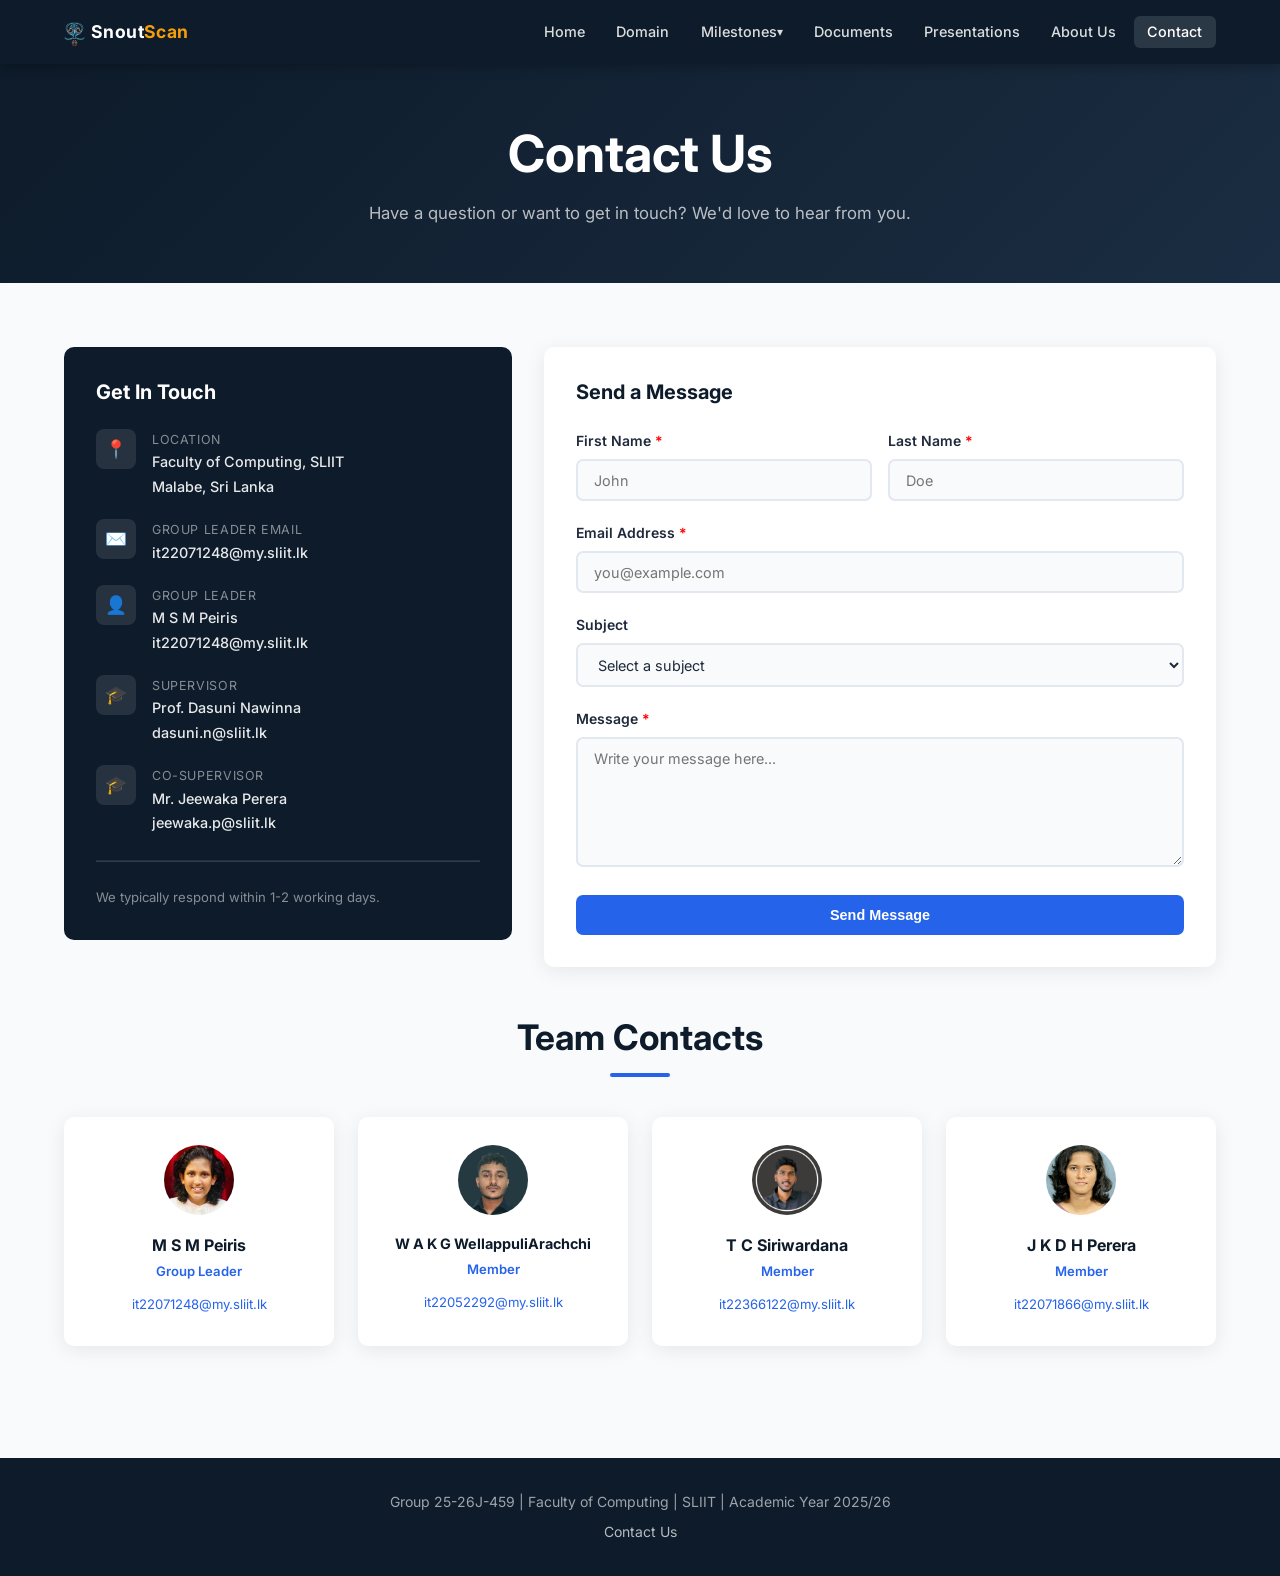
<file: src/contact.html>
<!DOCTYPE html>
<html lang="en">
<head>
  <meta charset="UTF-8" />
  <meta name="viewport" content="width=device-width, initial-scale=1.0" />
  <title>SnoutScan | Contact Us</title>
  <link rel="preconnect" href="https://fonts.googleapis.com" />
  <link rel="preconnect" href="https://fonts.gstatic.com" crossorigin />
  <link href="https://fonts.googleapis.com/css2?family=Inter:wght@400;500;600;700&display=swap" rel="stylesheet" />
  <link rel="stylesheet" href="css/style.css" />
</head>
<body>

  <nav class="navbar">
    <div class="nav-container">
      <a class="nav-logo" href="index.html"><img src="assets/icon.png" alt="SnoutScan" style="height:28px; vertical-align:middle; margin-right:0.4rem;" />Snout<span>Scan</span></a>
      <button class="hamburger" id="hamburger" aria-label="Menu">
        <span></span><span></span><span></span>
      </button>
      <ul class="nav-links" id="navLinks">
        <li><a href="index.html">Home</a></li>
        <li><a href="domain.html">Domain</a></li>
        <li class="nav-dropdown">
          <a href="milestones.html">Milestones</a>
          <ul class="dropdown-menu">
            <li><a href="milestones.html?m=proposal">Project Proposal</a></li>
            <li><a href="milestones.html?m=pp1">Progress Presentation 1</a></li>
            <li><a href="milestones.html?m=pp2">Progress Presentation 2</a></li>
            <li><a href="milestones.html?m=final">Final Assessment</a></li>
            <li><a href="milestones.html?m=viva">Viva</a></li>
          </ul>
        </li>
        <li><a href="documents.html">Documents</a></li>
        <li><a href="presentations.html">Presentations</a></li>
        <li><a href="about.html">About Us</a></li>
        <li><a href="contact.html" class="active">Contact</a></li>
      </ul>
    </div>
  </nav>

  <div class="page-header">
    <h1>Contact Us</h1>
    <p>Have a question or want to get in touch? We'd love to hear from you.</p>
  </div>

  <div class="section">
    <div class="contact-layout">

      <!-- Contact info panel -->
      <div class="contact-info-card">
        <h3>Get In Touch</h3>

        <!-- TODO: Replace all placeholder values below -->

        <div class="contact-item">
          <div class="contact-item-icon">📍</div>
          <div class="contact-item-text">
            <p class="ci-label">Location</p>
            <p class="ci-value">Faculty of Computing, SLIIT<br>Malabe, Sri Lanka</p>
          </div>
        </div>

        <div class="contact-item">
          <div class="contact-item-icon">✉️</div>
          <div class="contact-item-text">
            <p class="ci-label">Group Leader Email</p>
            <p class="ci-value">it22071248@my.sliit.lk</p>
          </div>
        </div>

        <div class="contact-item">
          <div class="contact-item-icon">👤</div>
          <div class="contact-item-text">
            <p class="ci-label">Group Leader</p>
            <p class="ci-value">M S M Peiris<br>it22071248@my.sliit.lk</p>
          </div>
        </div>

        <div class="contact-item">
          <div class="contact-item-icon">🎓</div>
          <div class="contact-item-text">
            <p class="ci-label">Supervisor</p>
            <p class="ci-value">Prof. Dasuni Nawinna<br>dasuni.n@sliit.lk</p>
          </div>
        </div>

        <div class="contact-item">
          <div class="contact-item-icon">🎓</div>
          <div class="contact-item-text">
            <p class="ci-label">Co-Supervisor</p>
            <p class="ci-value">Mr. Jeewaka Perera<br>jeewaka.p@sliit.lk</p>
          </div>
        </div>

        <hr style="border-color:rgba(255,255,255,0.15); margin:1.5rem 0;" />

        <p style="font-size:0.82rem; color:rgba(255,255,255,0.5);">
          We typically respond within 1-2 working days.
        </p>
      </div>

      <!-- Contact form -->
      <div class="contact-form-card">
        <h3>Send a Message</h3>

        <form id="contactForm" action="https://formspree.io/f/myklvryq" method="POST" novalidate>

          <!-- Formspree hidden fields -->
          <input type="hidden" name="_subject" value="New Message - SnoutScan Research Website" />

          <!-- Success / error messages at top -->
          <div id="formSuccess" style="display:none; margin-bottom:1.25rem; background:#d1fae5; color:#065f46; border-radius:8px; padding:1rem; font-size:0.9rem; font-weight:500;">
            Message sent successfully! We'll get back to you within 1-2 working days.
          </div>
          <div id="formError" style="display:none; margin-bottom:1.25rem; background:#fee2e2; color:#991b1b; border-radius:8px; padding:1rem; font-size:0.9rem; font-weight:500;">
            Please fill in all required fields.
          </div>

          <div class="form-row">
            <div class="form-group">
              <label for="firstName">First Name <span style="color:red;">*</span></label>
              <input type="text" id="firstName" name="First Name" placeholder="John" required />
            </div>
            <div class="form-group">
              <label for="lastName">Last Name <span style="color:red;">*</span></label>
              <input type="text" id="lastName" name="Last Name" placeholder="Doe" required />
            </div>
          </div>

          <div class="form-group">
            <label for="email">Email Address <span style="color:red;">*</span></label>
            <input type="email" id="email" name="Email" placeholder="you@example.com" required />
          </div>

          <div class="form-group">
            <label for="subject">Subject</label>
            <select id="subject" name="Subject">
              <option value="">Select a subject</option>
              <option value="General Inquiry">General Inquiry</option>
              <option value="Research Collaboration">Research Collaboration</option>
              <option value="Document Request">Document Request</option>
              <option value="Other">Other</option>
            </select>
          </div>

          <div class="form-group">
            <label for="message">Message <span style="color:red;">*</span></label>
            <textarea id="message" name="Message" placeholder="Write your message here..." required></textarea>
          </div>

          <button type="submit" class="btn btn-primary" style="width:100%; justify-content:center; padding:0.75rem;">
            Send Message
          </button>

        </form>
      </div>

    </div>

    <!-- Individual member contacts -->
    <div style="margin-top:3rem;">
      <div class="section-title"><h2>Team Contacts</h2></div>
      <div class="card-grid card-grid-4">

        <div class="card text-center">
          <img src="assets/student-images/it22071248.jpeg" alt="M S M Peiris" style="width:70px; height:70px; border-radius:50%; object-fit:cover; margin:0 auto 0.75rem;" />
          <h4 style="color:var(--navy); margin-bottom:0.25rem;">M S M Peiris</h4>
          <p style="font-size:0.82rem; color:var(--accent); font-weight:600; margin-bottom:0.5rem;">Group Leader</p>
          <a href="mailto:it22071248@my.sliit.lk" style="font-size:0.82rem;">it22071248@my.sliit.lk</a>
        </div>

        <div class="card text-center">
          <img src="assets/student-images/IT22052292.jpeg" alt="W A K G WellappuliArachchi" style="width:70px; height:70px; border-radius:50%; object-fit:cover; margin:0 auto 0.75rem;" />
          <h4 style="color:var(--navy); margin-bottom:0.25rem; font-size:0.9rem;">W A K G WellappuliArachchi</h4>
          <p style="font-size:0.82rem; color:var(--accent); font-weight:600; margin-bottom:0.5rem;">Member</p>
          <a href="mailto:it22052292@my.sliit.lk" style="font-size:0.82rem;">it22052292@my.sliit.lk</a>
        </div>

        <div class="card text-center">
          <img src="assets/student-images/it22366122.jpeg" alt="T C Siriwardana" style="width:70px; height:70px; border-radius:50%; object-fit:cover; margin:0 auto 0.75rem;" />
          <h4 style="color:var(--navy); margin-bottom:0.25rem;">T C Siriwardana</h4>
          <p style="font-size:0.82rem; color:var(--accent); font-weight:600; margin-bottom:0.5rem;">Member</p>
          <a href="mailto:it22366122@my.sliit.lk" style="font-size:0.82rem;">it22366122@my.sliit.lk</a>
        </div>

        <div class="card text-center">
          <img src="assets/student-images/it22071866.jpg" alt="J K D H Perera" style="width:70px; height:70px; border-radius:50%; object-fit:cover; margin:0 auto 0.75rem;" />
          <h4 style="color:var(--navy); margin-bottom:0.25rem;">J K D H Perera</h4>
          <p style="font-size:0.82rem; color:var(--accent); font-weight:600; margin-bottom:0.5rem;">Member</p>
          <a href="mailto:it22071866@my.sliit.lk" style="font-size:0.82rem;">it22071866@my.sliit.lk</a>
        </div>

      </div>
    </div>

  </div>

  <footer>
    <p>Group 25-26J-459 | Faculty of Computing | SLIIT | Academic Year 2025/26</p>
    <p style="margin-top:0.4rem;"><a href="contact.html">Contact Us</a></p>
  </footer>

  <script>
    document.getElementById('contactForm').addEventListener('submit', async function(e) {
      e.preventDefault();

      const firstName = document.getElementById('firstName').value.trim();
      const email     = document.getElementById('email').value.trim();
      const message   = document.getElementById('message').value.trim();

      const success   = document.getElementById('formSuccess');
      const error     = document.getElementById('formError');
      const emailValid = /^[^\s@]+@[^\s@]+\.[^\s@]+$/.test(email);

      if (!firstName || !email || !message) {
        error.textContent     = 'Please fill in all required fields.';
        error.style.display   = 'block';
        success.style.display = 'none';
        return;
      }

      if (!emailValid) {
        error.textContent     = 'Please enter a valid email address.';
        error.style.display   = 'block';
        success.style.display = 'none';
        return;
      }

      error.style.display   = 'none';
      success.style.display = 'none';

      try {
        const response = await fetch('https://formspree.io/f/myklvryq', {
          method: 'POST',
          body: new FormData(this),
          headers: { 'Accept': 'application/json' }
        });

        if (response.ok) {
          success.style.display = 'block';
          this.reset();
        } else {
          error.textContent   = 'Something went wrong. Please try again or email us directly.';
          error.style.display = 'block';
        }
      } catch {
        error.textContent   = 'Network error. Please check your connection and try again.';
        error.style.display = 'block';
      }
    });

    // Mobile nav
    document.getElementById('hamburger').addEventListener('click', () => {
      document.getElementById('navLinks').classList.toggle('open');
    });
    document.querySelectorAll('.nav-dropdown > a').forEach(link => {
      link.addEventListener('click', e => {
        if (window.innerWidth <= 768) {
          e.preventDefault();
          link.closest('.nav-dropdown').classList.toggle('open');
        }
      });
    });
  </script>
</body>
</html>
</file>
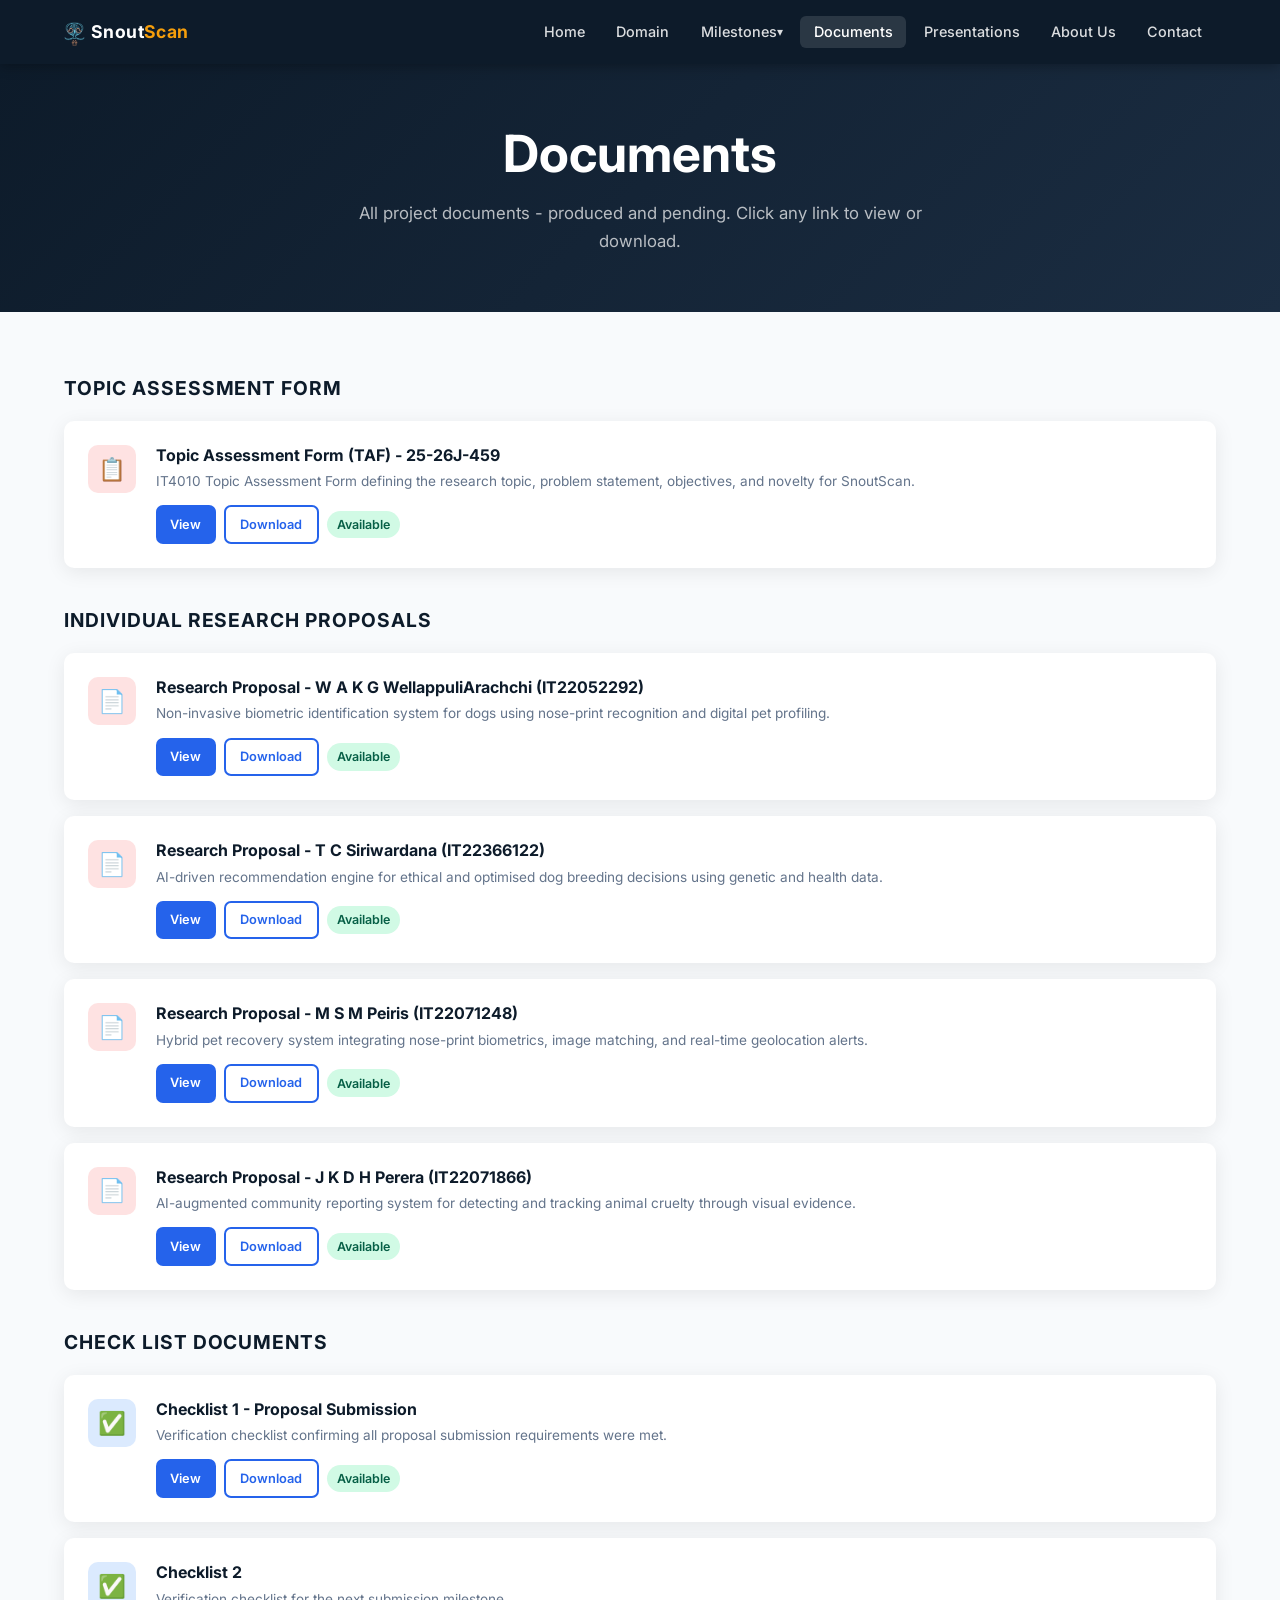
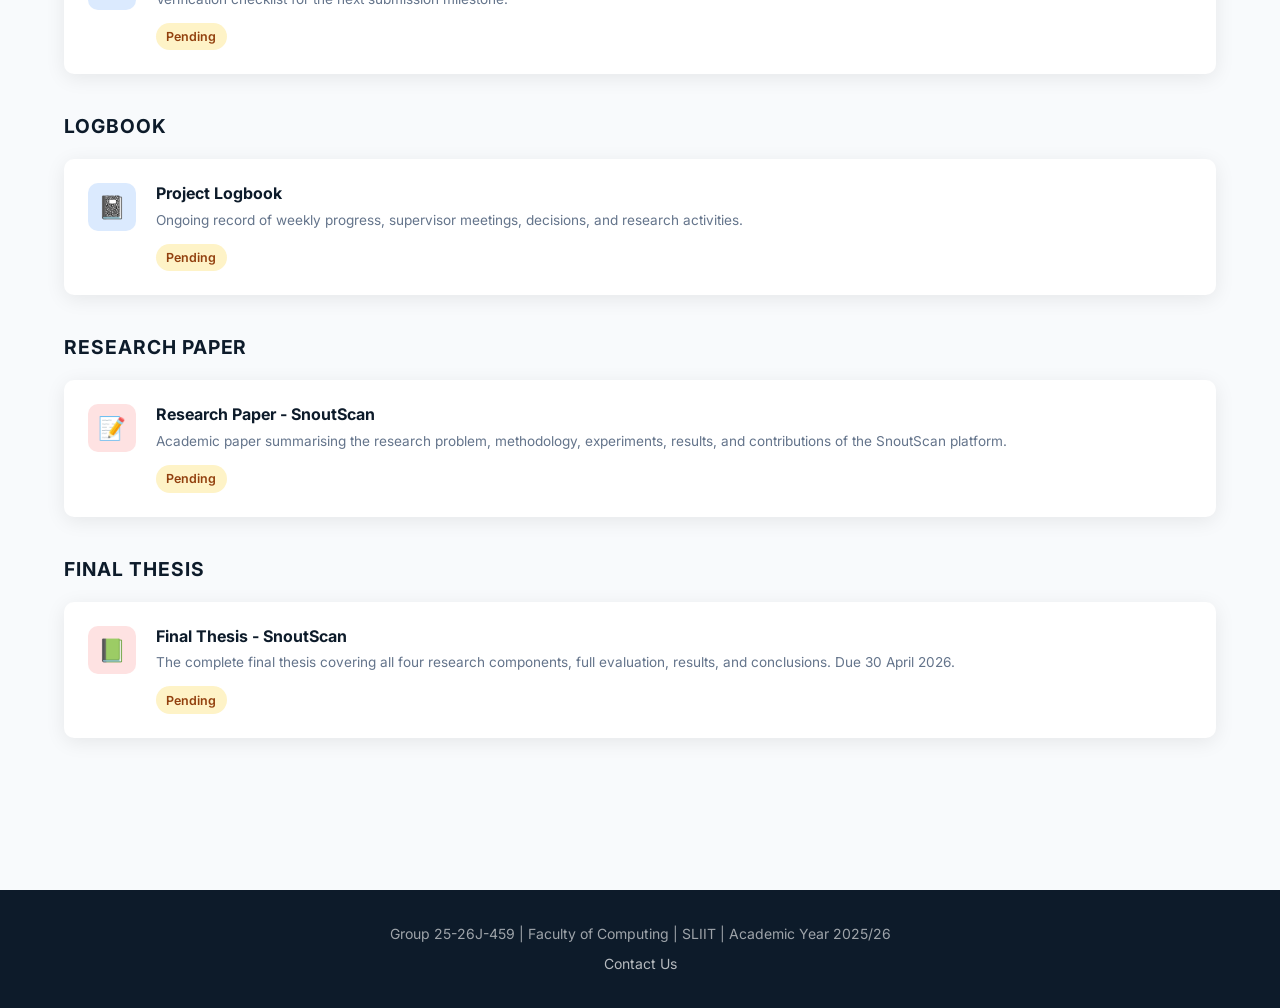
<file: src/documents.html>
<!DOCTYPE html>
<html lang="en">
<head>
  <meta charset="UTF-8" />
  <meta name="viewport" content="width=device-width, initial-scale=1.0" />
  <title>SnoutScan | Documents</title>
  <link rel="preconnect" href="https://fonts.googleapis.com" />
  <link rel="preconnect" href="https://fonts.gstatic.com" crossorigin />
  <link href="https://fonts.googleapis.com/css2?family=Inter:wght@400;500;600;700&display=swap" rel="stylesheet" />
  <link rel="stylesheet" href="css/style.css" />
</head>
<body>

  <nav class="navbar">
    <div class="nav-container">
      <a class="nav-logo" href="index.html"><img src="assets/icon.png" alt="SnoutScan" style="height:28px; vertical-align:middle; margin-right:0.4rem;" />Snout<span>Scan</span></a>
      <button class="hamburger" id="hamburger" aria-label="Menu">
        <span></span><span></span><span></span>
      </button>
      <ul class="nav-links" id="navLinks">
        <li><a href="index.html">Home</a></li>
        <li><a href="domain.html">Domain</a></li>
        <li class="nav-dropdown">
          <a href="milestones.html">Milestones</a>
          <ul class="dropdown-menu">
            <li><a href="milestones.html?m=proposal">Project Proposal</a></li>
            <li><a href="milestones.html?m=pp1">Progress Presentation 1</a></li>
            <li><a href="milestones.html?m=pp2">Progress Presentation 2</a></li>
            <li><a href="milestones.html?m=final">Final Assessment</a></li>
            <li><a href="milestones.html?m=viva">Viva</a></li>
          </ul>
        </li>
        <li><a href="documents.html" class="active">Documents</a></li>
        <li><a href="presentations.html">Presentations</a></li>
        <li><a href="about.html">About Us</a></li>
        <li><a href="contact.html">Contact</a></li>
      </ul>
    </div>
  </nav>

  <div class="page-header">
    <h1>Documents</h1>
    <p>All project documents - produced and pending. Click any link to view or download.</p>
  </div>

  <div class="section">

    <!-- ===== TOPIC ASSESSMENT FORM ===== -->
    <h2 style="color:var(--navy); margin-bottom:1.25rem; font-size:1.2rem; text-transform:uppercase; letter-spacing:0.05em; font-weight:700;">Topic Assessment Form</h2>
    <div style="display:flex; flex-direction:column; gap:1rem; margin-bottom:2.5rem;">

      <div class="doc-card">
        <div class="doc-icon pdf"><span>📋</span></div>
        <div class="doc-info">
          <h4>Topic Assessment Form (TAF) - 25-26J-459</h4>
          <p>IT4010 Topic Assessment Form defining the research topic, problem statement, objectives, and novelty for SnoutScan.</p>
          <div class="doc-links">
            <a href="https://drive.google.com/file/d/12C_RY-geMD0Vcw1OBtL5I1UXbAYTBRje/view" class="btn btn-primary" style="font-size:0.8rem; padding:0.4rem 0.9rem;" target="_blank">View</a>
            <a href="https://drive.google.com/uc?export=download&id=12C_RY-geMD0Vcw1OBtL5I1UXbAYTBRje" class="btn btn-outline" style="font-size:0.8rem; padding:0.4rem 0.9rem;" target="_blank">Download</a>
            <span class="badge badge-green" style="align-self:center;">Available</span>
          </div>
        </div>
      </div>

    </div>

    <!-- ===== INDIVIDUAL RESEARCH PROPOSALS ===== -->
    <h2 style="color:var(--navy); margin-bottom:1.25rem; font-size:1.2rem; text-transform:uppercase; letter-spacing:0.05em; font-weight:700;">Individual Research Proposals</h2>
    <div style="display:flex; flex-direction:column; gap:1rem; margin-bottom:2.5rem;">

      <div class="doc-card">
        <div class="doc-icon pdf"><span>📄</span></div>
        <div class="doc-info">
          <h4>Research Proposal - W A K G WellappuliArachchi (IT22052292)</h4>
          <p>Non-invasive biometric identification system for dogs using nose-print recognition and digital pet profiling.</p>
          <div class="doc-links">
            <a href="https://drive.google.com/file/d/1Vlm56yHc-Kj8lhQEyEVut5FIHfsLHFy2/view" class="btn btn-primary" style="font-size:0.8rem; padding:0.4rem 0.9rem;" target="_blank">View</a>
            <a href="https://drive.google.com/uc?export=download&id=1Vlm56yHc-Kj8lhQEyEVut5FIHfsLHFy2" class="btn btn-outline" style="font-size:0.8rem; padding:0.4rem 0.9rem;" target="_blank">Download</a>
            <span class="badge badge-green" style="align-self:center;">Available</span>
          </div>
        </div>
      </div>

      <div class="doc-card">
        <div class="doc-icon pdf"><span>📄</span></div>
        <div class="doc-info">
          <h4>Research Proposal - T C Siriwardana (IT22366122)</h4>
          <p>AI-driven recommendation engine for ethical and optimised dog breeding decisions using genetic and health data.</p>
          <div class="doc-links">
            <a href="https://drive.google.com/file/d/10R8NpA1gfygOidAWa1WTnlfe30_SjnWw/view" class="btn btn-primary" style="font-size:0.8rem; padding:0.4rem 0.9rem;" target="_blank">View</a>
            <a href="https://drive.google.com/uc?export=download&id=10R8NpA1gfygOidAWa1WTnlfe30_SjnWw" class="btn btn-outline" style="font-size:0.8rem; padding:0.4rem 0.9rem;" target="_blank">Download</a>
            <span class="badge badge-green" style="align-self:center;">Available</span>
          </div>
        </div>
      </div>

      <div class="doc-card">
        <div class="doc-icon pdf"><span>📄</span></div>
        <div class="doc-info">
          <h4>Research Proposal - M S M Peiris (IT22071248)</h4>
          <p>Hybrid pet recovery system integrating nose-print biometrics, image matching, and real-time geolocation alerts.</p>
          <div class="doc-links">
            <a href="https://drive.google.com/file/d/1TP_lxGzupNGUn-qc_5opqi1FwdOrx8mB/view" class="btn btn-primary" style="font-size:0.8rem; padding:0.4rem 0.9rem;" target="_blank">View</a>
            <a href="https://drive.google.com/uc?export=download&id=1TP_lxGzupNGUn-qc_5opqi1FwdOrx8mB" class="btn btn-outline" style="font-size:0.8rem; padding:0.4rem 0.9rem;" target="_blank">Download</a>
            <span class="badge badge-green" style="align-self:center;">Available</span>
          </div>
        </div>
      </div>

      <div class="doc-card">
        <div class="doc-icon pdf"><span>📄</span></div>
        <div class="doc-info">
          <h4>Research Proposal - J K D H Perera (IT22071866)</h4>
          <p>AI-augmented community reporting system for detecting and tracking animal cruelty through visual evidence.</p>
          <div class="doc-links">
            <a href="https://drive.google.com/file/d/1TP_lxGzupNGUn-qc_5opqi1FwdOrx8mB/view" class="btn btn-primary" style="font-size:0.8rem; padding:0.4rem 0.9rem;" target="_blank">View</a>
            <a href="https://drive.google.com/uc?export=download&id=1TP_lxGzupNGUn-qc_5opqi1FwdOrx8mB" class="btn btn-outline" style="font-size:0.8rem; padding:0.4rem 0.9rem;" target="_blank">Download</a>
            <span class="badge badge-green" style="align-self:center;">Available</span>
          </div>
        </div>
      </div>

    </div>

    <!-- ===== CHECKLISTS ===== -->
    <h2 style="color:var(--navy); margin-bottom:1.25rem; font-size:1.2rem; text-transform:uppercase; letter-spacing:0.05em; font-weight:700;">Check List Documents</h2>
    <div style="display:flex; flex-direction:column; gap:1rem; margin-bottom:2.5rem;">

      <div class="doc-card">
        <div class="doc-icon doc"><span>✅</span></div>
        <div class="doc-info">
          <h4>Checklist 1 - Proposal Submission</h4>
          <p>Verification checklist confirming all proposal submission requirements were met.</p>
          <div class="doc-links">
            <a href="https://drive.google.com/file/d/1qAC-NGZJ8vVgbItr8ndWn0HIKDmN8JRG/view" class="btn btn-primary" style="font-size:0.8rem; padding:0.4rem 0.9rem;" target="_blank">View</a>
            <a href="https://drive.google.com/uc?export=download&id=1qAC-NGZJ8vVgbItr8ndWn0HIKDmN8JRG" class="btn btn-outline" style="font-size:0.8rem; padding:0.4rem 0.9rem;" target="_blank">Download</a>
            <span class="badge badge-green" style="align-self:center;">Available</span>
          </div>
        </div>
      </div>

      <div class="doc-card">
        <div class="doc-icon doc"><span>✅</span></div>
        <div class="doc-info">
          <h4>Checklist 2</h4>
          <p>Verification checklist for the next submission milestone.</p>
          <div class="doc-links">
            <span class="badge badge-amber" style="align-self:center;">Pending</span>
          </div>
        </div>
      </div>

    </div>

    <!-- ===== LOGBOOK ===== -->
    <h2 style="color:var(--navy); margin-bottom:1.25rem; font-size:1.2rem; text-transform:uppercase; letter-spacing:0.05em; font-weight:700;">Logbook</h2>
    <div style="display:flex; flex-direction:column; gap:1rem; margin-bottom:2.5rem;">

      <div class="doc-card">
        <div class="doc-icon doc"><span>📓</span></div>
        <div class="doc-info">
          <h4>Project Logbook</h4>
          <p>Ongoing record of weekly progress, supervisor meetings, decisions, and research activities.</p>
          <div class="doc-links">
            <span class="badge badge-amber" style="align-self:center;">Pending</span>
          </div>
        </div>
      </div>

    </div>

    <!-- ===== RESEARCH PAPER ===== -->
    <h2 style="color:var(--navy); margin-bottom:1.25rem; font-size:1.2rem; text-transform:uppercase; letter-spacing:0.05em; font-weight:700;">Research Paper</h2>
    <div style="display:flex; flex-direction:column; gap:1rem; margin-bottom:2.5rem;">

      <div class="doc-card">
        <div class="doc-icon pdf"><span>📝</span></div>
        <div class="doc-info">
          <h4>Research Paper - SnoutScan</h4>
          <p>Academic paper summarising the research problem, methodology, experiments, results, and contributions of the SnoutScan platform.</p>
          <div class="doc-links">
            <span class="badge badge-amber" style="align-self:center;">Pending</span>
          </div>
        </div>
      </div>

    </div>

    <!-- ===== FINAL THESIS ===== -->
    <h2 style="color:var(--navy); margin-bottom:1.25rem; font-size:1.2rem; text-transform:uppercase; letter-spacing:0.05em; font-weight:700;">Final Thesis</h2>
    <div style="display:flex; flex-direction:column; gap:1rem; margin-bottom:2.5rem;">

      <div class="doc-card">
        <div class="doc-icon pdf"><span>📗</span></div>
        <div class="doc-info">
          <h4>Final Thesis - SnoutScan</h4>
          <p>The complete final thesis covering all four research components, full evaluation, results, and conclusions. Due 30 April 2026.</p>
          <div class="doc-links">
            <span class="badge badge-amber" style="align-self:center;">Pending</span>
          </div>
        </div>
      </div>

    </div>

  </div>

  <footer>
    <p>Group 25-26J-459 | Faculty of Computing | SLIIT | Academic Year 2025/26</p>
    <p style="margin-top:0.4rem;"><a href="contact.html">Contact Us</a></p>
  </footer>

  <script>
    document.getElementById('hamburger').addEventListener('click', () => {
      document.getElementById('navLinks').classList.toggle('open');
    });
    document.querySelectorAll('.nav-dropdown > a').forEach(link => {
      link.addEventListener('click', e => {
        if (window.innerWidth <= 768) {
          e.preventDefault();
          link.closest('.nav-dropdown').classList.toggle('open');
        }
      });
    });
  </script>
</body>
</html>
</file>
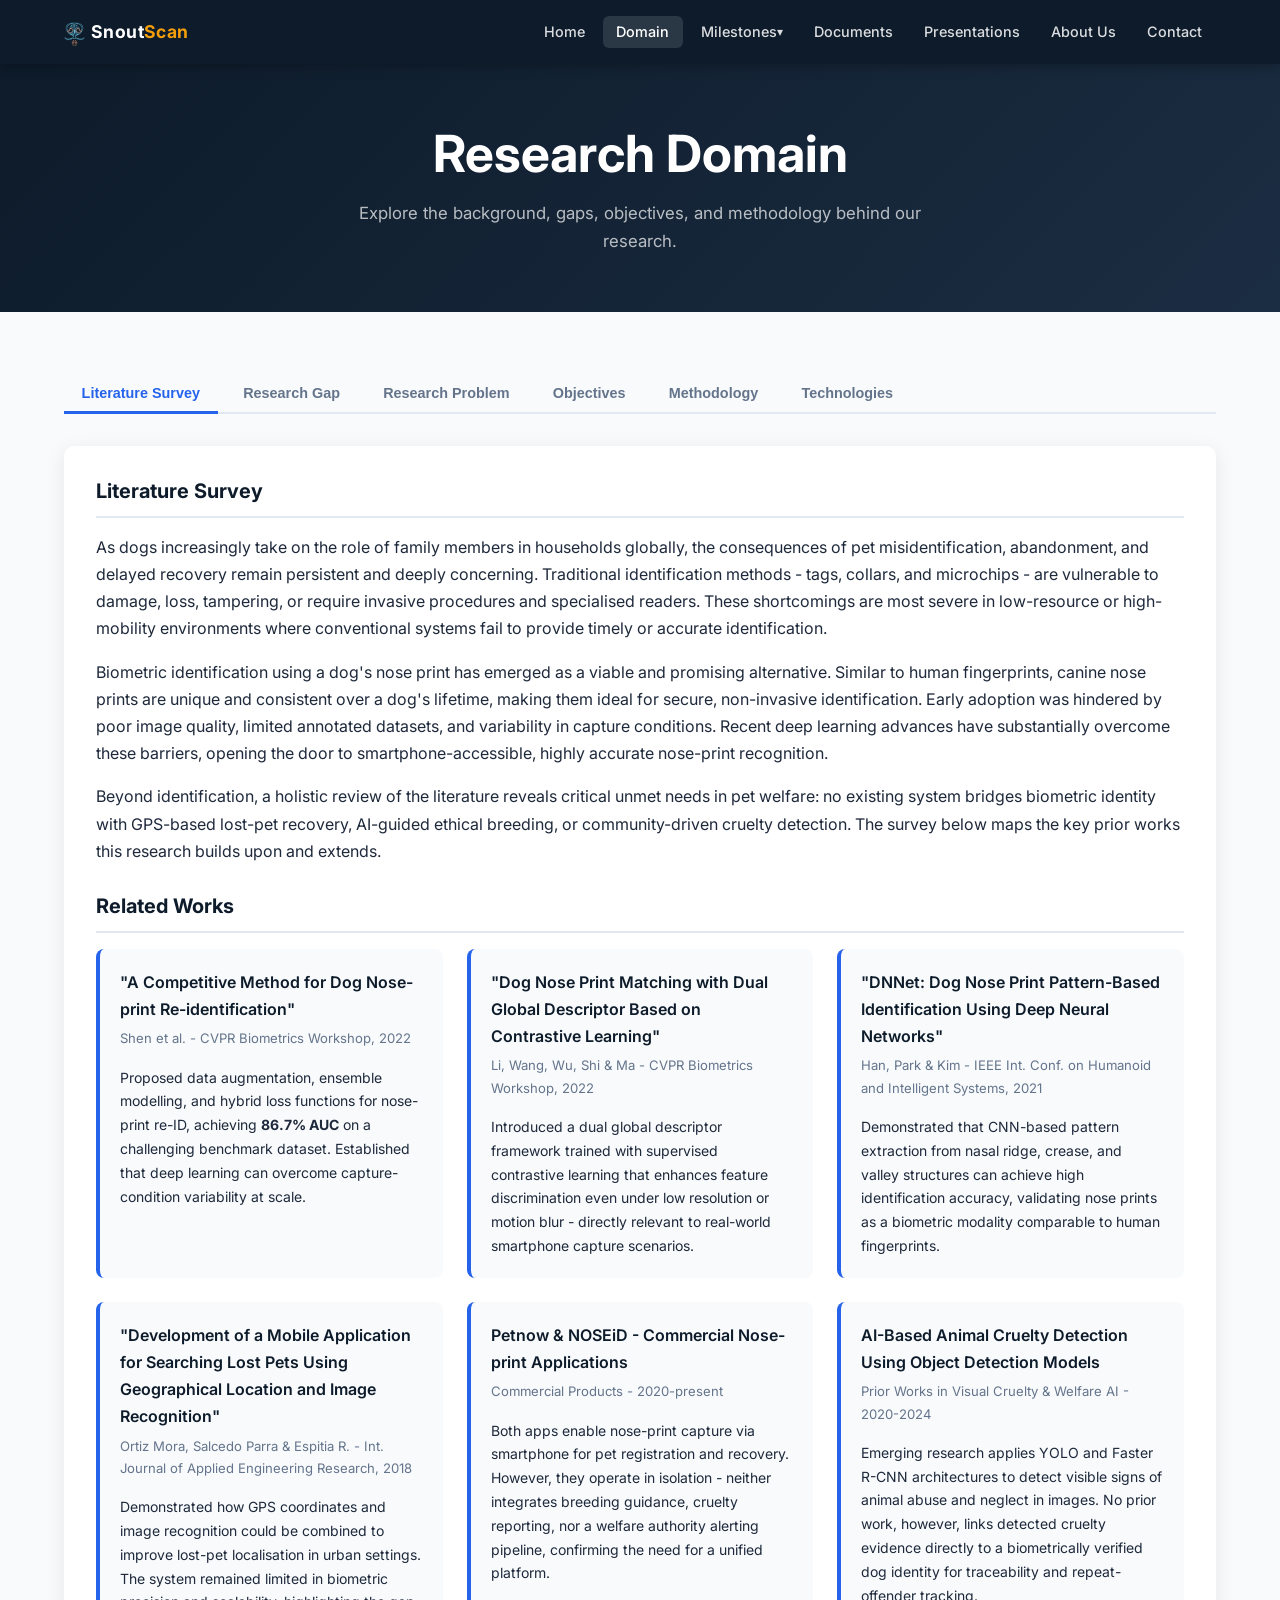
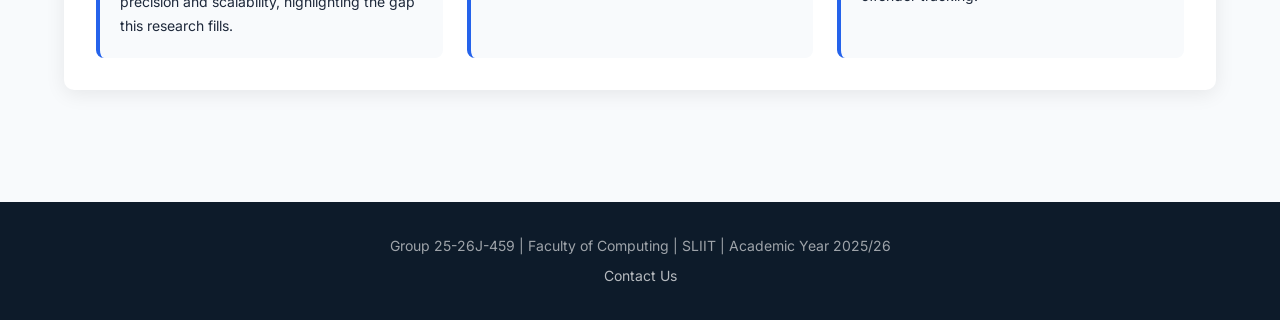
<file: src/domain.html>
<!DOCTYPE html>
<html lang="en">
<head>
  <meta charset="UTF-8" />
  <meta name="viewport" content="width=device-width, initial-scale=1.0" />
  <title>SnoutScan | Domain</title>
  <link rel="preconnect" href="https://fonts.googleapis.com" />
  <link rel="preconnect" href="https://fonts.gstatic.com" crossorigin />
  <link href="https://fonts.googleapis.com/css2?family=Inter:wght@400;500;600;700&display=swap" rel="stylesheet" />
  <link rel="stylesheet" href="css/style.css" />
</head>
<body>

  <nav class="navbar">
    <div class="nav-container">
      <a class="nav-logo" href="index.html"><img src="assets/icon.png" alt="SnoutScan" style="height:28px; vertical-align:middle; margin-right:0.4rem;" />Snout<span>Scan</span></a>
      <button class="hamburger" id="hamburger" aria-label="Menu">
        <span></span><span></span><span></span>
      </button>
      <ul class="nav-links" id="navLinks">
        <li><a href="index.html">Home</a></li>
        <li><a href="domain.html" class="active">Domain</a></li>
        <li class="nav-dropdown">
          <a href="milestones.html">Milestones</a>
          <ul class="dropdown-menu">
            <li><a href="milestones.html?m=proposal">Project Proposal</a></li>
            <li><a href="milestones.html?m=pp1">Progress Presentation 1</a></li>
            <li><a href="milestones.html?m=pp2">Progress Presentation 2</a></li>
            <li><a href="milestones.html?m=final">Final Assessment</a></li>
            <li><a href="milestones.html?m=viva">Viva</a></li>
          </ul>
        </li>
        <li><a href="documents.html">Documents</a></li>
        <li><a href="presentations.html">Presentations</a></li>
        <li><a href="about.html">About Us</a></li>
        <li><a href="contact.html">Contact</a></li>
      </ul>
    </div>
  </nav>

  <div class="page-header">
    <h1>Research Domain</h1>
    <p>Explore the background, gaps, objectives, and methodology behind our research.</p>
  </div>

  <div class="section">

    <!-- Tab navigation -->
    <div class="tab-nav">
      <button class="tab-btn active" data-tab="literature">Literature Survey</button>
      <button class="tab-btn" data-tab="gap">Research Gap</button>
      <button class="tab-btn" data-tab="problem">Research Problem</button>
      <button class="tab-btn" data-tab="objectives">Objectives</button>
      <button class="tab-btn" data-tab="methodology">Methodology</button>
      <button class="tab-btn" data-tab="technologies">Technologies</button>
    </div>

    <!-- ===== LITERATURE SURVEY ===== -->
    <div class="tab-panel active" id="tab-literature">
      <div class="domain-card">
        <h3>Literature Survey</h3>
        <p>
          As dogs increasingly take on the role of family members in households globally, the consequences of pet
          misidentification, abandonment, and delayed recovery remain persistent and deeply concerning. Traditional
          identification methods - tags, collars, and microchips - are vulnerable to damage, loss, tampering, or
          require invasive procedures and specialised readers. These shortcomings are most severe in low-resource or
          high-mobility environments where conventional systems fail to provide timely or accurate identification.
        </p>
        <p style="margin-top:1rem;">
          Biometric identification using a dog's nose print has emerged as a viable and promising alternative. Similar
          to human fingerprints, canine nose prints are unique and consistent over a dog's lifetime, making them ideal
          for secure, non-invasive identification. Early adoption was hindered by poor image quality, limited annotated
          datasets, and variability in capture conditions. Recent deep learning advances have substantially overcome
          these barriers, opening the door to smartphone-accessible, highly accurate nose-print recognition.
        </p>
        <p style="margin-top:1rem;">
          Beyond identification, a holistic review of the literature reveals critical unmet needs in pet welfare: no
          existing system bridges biometric identity with GPS-based lost-pet recovery, AI-guided ethical breeding, or
          community-driven cruelty detection. The survey below maps the key prior works this research builds upon
          and extends.
        </p>

        <h3 style="margin-top:1.75rem; margin-bottom:1rem;">Related Works</h3>
        <div class="card-grid card-grid-2" style="margin-top:1rem;">

          <div style="background:var(--off-white); border-radius:8px; padding:1.25rem; border-left:4px solid var(--accent);">
            <p style="font-weight:600; color:var(--navy); margin-bottom:0.25rem;">"A Competitive Method for Dog Nose-print Re-identification"</p>
            <p style="font-size:0.82rem; color:var(--text-muted);">Shen et al. - CVPR Biometrics Workshop, 2022</p>
            <p style="font-size:0.875rem; margin-top:0.5rem;">
              Proposed data augmentation, ensemble modelling, and hybrid loss functions for nose-print re-ID,
              achieving <strong>86.7% AUC</strong> on a challenging benchmark dataset. Established that deep
              learning can overcome capture-condition variability at scale.
            </p>
          </div>

          <div style="background:var(--off-white); border-radius:8px; padding:1.25rem; border-left:4px solid var(--accent);">
            <p style="font-weight:600; color:var(--navy); margin-bottom:0.25rem;">"Dog Nose Print Matching with Dual Global Descriptor Based on Contrastive Learning"</p>
            <p style="font-size:0.82rem; color:var(--text-muted);">Li, Wang, Wu, Shi &amp; Ma - CVPR Biometrics Workshop, 2022</p>
            <p style="font-size:0.875rem; margin-top:0.5rem;">
              Introduced a dual global descriptor framework trained with supervised contrastive learning that
              enhances feature discrimination even under low resolution or motion blur - directly relevant to
              real-world smartphone capture scenarios.
            </p>
          </div>

          <div style="background:var(--off-white); border-radius:8px; padding:1.25rem; border-left:4px solid var(--accent);">
            <p style="font-weight:600; color:var(--navy); margin-bottom:0.25rem;">"DNNet: Dog Nose Print Pattern-Based Identification Using Deep Neural Networks"</p>
            <p style="font-size:0.82rem; color:var(--text-muted);">Han, Park &amp; Kim - IEEE Int. Conf. on Humanoid and Intelligent Systems, 2021</p>
            <p style="font-size:0.875rem; margin-top:0.5rem;">
              Demonstrated that CNN-based pattern extraction from nasal ridge, crease, and valley structures
              can achieve high identification accuracy, validating nose prints as a biometric modality
              comparable to human fingerprints.
            </p>
          </div>

          <div style="background:var(--off-white); border-radius:8px; padding:1.25rem; border-left:4px solid var(--accent);">
            <p style="font-weight:600; color:var(--navy); margin-bottom:0.25rem;">"Development of a Mobile Application for Searching Lost Pets Using Geographical Location and Image Recognition"</p>
            <p style="font-size:0.82rem; color:var(--text-muted);">Ortiz Mora, Salcedo Parra &amp; Espitia R. - Int. Journal of Applied Engineering Research, 2018</p>
            <p style="font-size:0.875rem; margin-top:0.5rem;">
              Demonstrated how GPS coordinates and image recognition could be combined to improve lost-pet
              localisation in urban settings. The system remained limited in biometric precision and scalability,
              highlighting the gap this research fills.
            </p>
          </div>

          <div style="background:var(--off-white); border-radius:8px; padding:1.25rem; border-left:4px solid var(--accent);">
            <p style="font-weight:600; color:var(--navy); margin-bottom:0.25rem;">Petnow &amp; NOSEiD - Commercial Nose-print Applications</p>
            <p style="font-size:0.82rem; color:var(--text-muted);">Commercial Products - 2020-present</p>
            <p style="font-size:0.875rem; margin-top:0.5rem;">
              Both apps enable nose-print capture via smartphone for pet registration and recovery. However, they
              operate in isolation - neither integrates breeding guidance, cruelty reporting, nor a welfare
              authority alerting pipeline, confirming the need for a unified platform.
            </p>
          </div>

          <div style="background:var(--off-white); border-radius:8px; padding:1.25rem; border-left:4px solid var(--accent);">
            <p style="font-weight:600; color:var(--navy); margin-bottom:0.25rem;">AI-Based Animal Cruelty Detection Using Object Detection Models</p>
            <p style="font-size:0.82rem; color:var(--text-muted);">Prior Works in Visual Cruelty &amp; Welfare AI - 2020-2024</p>
            <p style="font-size:0.875rem; margin-top:0.5rem;">
              Emerging research applies YOLO and Faster R-CNN architectures to detect visible signs of animal
              abuse and neglect in images. No prior work, however, links detected cruelty evidence directly to
              a biometrically verified dog identity for traceability and repeat-offender tracking.
            </p>
          </div>

        </div>
      </div>
    </div>

    <!-- ===== RESEARCH GAP ===== -->
    <div class="tab-panel" id="tab-gap">
      <div class="domain-card">
        <h3>Research Gap</h3>
        <p>
          Despite significant advances in canine biometric identification and individual welfare tools, the literature
          reveals four critical gaps that this research addresses:
        </p>

        <div style="display:flex; flex-direction:column; gap:1rem; margin-top:1.25rem;">

          <div style="background:var(--off-white); border-radius:8px; padding:1.25rem; border-left:4px solid var(--accent);">
            <p style="font-weight:700; color:var(--navy); margin-bottom:0.4rem;">1. Narrow Identification Scope</p>
            <p style="font-size:0.9rem;">
              Existing systems - Petnow, NOSEiD, and academic models by Shen et al. and Li et al. - focus solely on
              nose-print matching for identity verification. None extend this into a comprehensive welfare management
              lifecycle covering registration, recovery, breeding, and cruelty reporting.
            </p>
          </div>

          <div style="background:var(--off-white); border-radius:8px; padding:1.25rem; border-left:4px solid var(--accent);">
            <p style="font-weight:700; color:var(--navy); margin-bottom:0.4rem;">2. No Ethical Breeding Integration</p>
            <p style="font-size:0.9rem;">
              No current biometric or pet identification system integrates AI-driven breeding recommendations that
              analyse genetic diversity, health screenings, and hereditary risk. Breeding decisions remain manual,
              subjective, and disconnected from a dog's verified biometric profile.
            </p>
          </div>

          <div style="background:var(--off-white); border-radius:8px; padding:1.25rem; border-left:4px solid var(--accent);">
            <p style="font-weight:700; color:var(--navy); margin-bottom:0.4rem;">3. Lack of Multi-Modal Biometric Recovery</p>
            <p style="font-size:0.9rem;">
              Existing pet identification systems rely on single-modal methods. There is limited support for
              geolocation-based recovery workflows and no secure, privacy-focused communication channel for when
              owner matching fails, leaving finders and shelters without a cohesive reunification path.
            </p>
          </div>

          <div style="background:var(--off-white); border-radius:8px; padding:1.25rem; border-left:4px solid var(--accent);">
            <p style="font-weight:700; color:var(--navy); margin-bottom:0.4rem;">4. Absence of Integrated Cruelty Detection</p>
            <p style="font-size:0.9rem;">
              No existing solution links community-submitted visual evidence to identified dog profiles for cruelty
              tracking. There is no automated system that uses deep learning to classify abuse and neglect and dispatch
              alerts to welfare authorities based on a verified biometric identity.
            </p>
          </div>

        </div>
      </div>
    </div>

    <!-- ===== RESEARCH PROBLEM ===== -->
    <div class="tab-panel" id="tab-problem">
      <div class="domain-card">
        <h3>Research Problem</h3>
        <div style="background:var(--off-white); border-radius:8px; padding:1.5rem; border-left:4px solid var(--gold); margin-bottom:1.5rem;">
          <p style="font-weight:600; font-size:1.05rem; color:var(--navy); font-style:italic;">
            "How can a non-invasive, AI-powered biometric system using dog nose prints be designed to provide accurate
            identification while integrating lost pet recovery, ethical breeding guidance, and community cruelty
            detection into a unified, privacy-preserving, and scalable welfare platform?"
          </p>
        </div>
        <p>
          Traditional pet identification methods - tags, collars, and microchips - are vulnerable to damage, loss,
          tampering, or require invasive procedures and specialised readers. These shortcomings are most severe in
          low-resource or high-mobility environments. While deep learning-based nose-print systems have demonstrated
          promising accuracy, no system integrates biometric identification with GPS-based recovery workflows,
          ethical breeding recommendations, and AI-powered cruelty detection in a single, smartphone-accessible,
          privacy-compliant platform.
        </p>
        <p style="margin-top:1rem;">
          This gap leaves pet owners, shelters, breeders, and welfare authorities without a cohesive, scalable tool
          for modern canine care. SnoutScan addresses this by proposing a unified platform that links a dog's
          biometric identity to every stage of its welfare lifecycle - from registration and recovery, to responsible
          breeding and community-driven cruelty intervention.
        </p>
      </div>
    </div>

    <!-- ===== RESEARCH OBJECTIVES ===== -->
    <div class="tab-panel" id="tab-objectives">
      <div class="domain-card">
        <h3>Research Objectives</h3>

        <div style="background:var(--off-white); border-radius:8px; padding:1.25rem; margin-bottom:1.5rem; border-left:4px solid var(--gold);">
          <p style="font-weight:700; color:var(--navy); margin-bottom:0.4rem;">Main Objective</p>
          <p style="font-size:0.9rem;">
            Develop and evaluate an AI-powered platform for dog identification, recovery, and welfare monitoring
            using non-invasive biometric techniques - specifically nose-print recognition via smartphone - as a
            scalable, privacy-preserving, and animal-friendly alternative to traditional methods.
          </p>
        </div>

        <p style="margin-bottom:1.25rem; font-weight:600; color:var(--navy);">Specific Objectives</p>
        <div style="display:flex; flex-direction:column; gap:1rem;">

          <div style="display:flex; gap:1rem; align-items:flex-start; background:var(--off-white); border-radius:8px; padding:1.25rem;">
            <div style="min-width:36px; height:36px; background:var(--accent); border-radius:50%; display:flex; align-items:center; justify-content:center; color:white; font-weight:700; font-size:0.9rem; flex-shrink:0;">1</div>
            <div>
              <p style="font-weight:600; color:var(--navy); margin-bottom:0.25rem;">Nose-Print Biometric Identification</p>
              <p style="font-size:0.9rem; color:var(--text-muted);">
                Implement a smartphone-based nose-print capture and recognition pipeline using CNNs and
                contrastive learning to generate tamper-proof biometric signatures linked to secure digital
                dog profiles - targeting 98-99% verification accuracy.
              </p>
            </div>
          </div>

          <div style="display:flex; gap:1rem; align-items:flex-start; background:var(--off-white); border-radius:8px; padding:1.25rem;">
            <div style="min-width:36px; height:36px; background:var(--accent); border-radius:50%; display:flex; align-items:center; justify-content:center; color:white; font-weight:700; font-size:0.9rem; flex-shrink:0;">2</div>
            <div>
              <p style="font-weight:600; color:var(--navy); margin-bottom:0.25rem;">Lost &amp; Found Recovery System</p>
              <p style="font-size:0.9rem; color:var(--text-muted);">
                Develop a hybrid recovery workflow combining multi-modal image matching (face, profile, nose
                print) with GPS-based geolocation alerts to nearby users, shelters, and vets, and a secure
                in-app communication channel for verified identity coordination.
              </p>
            </div>
          </div>

          <div style="display:flex; gap:1rem; align-items:flex-start; background:var(--off-white); border-radius:8px; padding:1.25rem;">
            <div style="min-width:36px; height:36px; background:var(--accent); border-radius:50%; display:flex; align-items:center; justify-content:center; color:white; font-weight:700; font-size:0.9rem; flex-shrink:0;">3</div>
            <div>
              <p style="font-weight:600; color:var(--navy); margin-bottom:0.25rem;">AI-Based Breeding Recommendation Engine</p>
              <p style="font-size:0.9rem; color:var(--text-muted);">
                Build an AI-driven recommendation system that analyses genetic diversity, health screenings,
                breed compatibility, and breeding history to rank ethical pairing candidates, flag inbreeding
                risks, and simulate offspring health outcomes for responsible breeders.
              </p>
            </div>
          </div>

          <div style="display:flex; gap:1rem; align-items:flex-start; background:var(--off-white); border-radius:8px; padding:1.25rem;">
            <div style="min-width:36px; height:36px; background:var(--accent); border-radius:50%; display:flex; align-items:center; justify-content:center; color:white; font-weight:700; font-size:0.9rem; flex-shrink:0;">4</div>
            <div>
              <p style="font-weight:600; color:var(--navy); margin-bottom:0.25rem;">Community Cruelty Detection System</p>
              <p style="font-size:0.9rem; color:var(--text-muted);">
                Design an object-detection-based cruelty classification module that autonomously analyses
                community-submitted images to identify abuse and neglect indicators, links findings to biometrically
                verified dog profiles for cross-case traceability, and dispatches location-based alerts to
                welfare authorities.
              </p>
            </div>
          </div>

        </div>
      </div>
    </div>

    <!-- ===== METHODOLOGY ===== -->
    <div class="tab-panel" id="tab-methodology">
      <div class="domain-card">
        <h3>Methodology</h3>
        <p style="margin-bottom:1.5rem;">
          The research follows an iterative, agile-aligned methodology structured across five phases, combining
          software engineering best practices with AI/ML model development and rigorous evaluation.
        </p>

        <div style="display:grid; grid-template-columns: repeat(auto-fit, minmax(180px,1fr)); gap:1rem; margin-bottom:1.75rem;">
          <div style="text-align:center; background:var(--off-white); border-radius:10px; padding:1.5rem;">
            <div style="font-size:1.75rem; margin-bottom:0.5rem;">📋</div>
            <p style="font-weight:700; color:var(--navy); font-size:0.9rem;">Phase 1</p>
            <p style="font-size:0.82rem; color:var(--text-muted); margin-top:0.25rem;">Requirements Analysis &amp; Survey</p>
          </div>
          <div style="text-align:center; background:var(--off-white); border-radius:10px; padding:1.5rem;">
            <div style="font-size:1.75rem; margin-bottom:0.5rem;">🏗️</div>
            <p style="font-weight:700; color:var(--navy); font-size:0.9rem;">Phase 2</p>
            <p style="font-size:0.82rem; color:var(--text-muted); margin-top:0.25rem;">System Architecture &amp; UI/UX Design</p>
          </div>
          <div style="text-align:center; background:var(--off-white); border-radius:10px; padding:1.5rem;">
            <div style="font-size:1.75rem; margin-bottom:0.5rem;">🔌</div>
            <p style="font-weight:700; color:var(--navy); font-size:0.9rem;">Phase 3</p>
            <p style="font-size:0.82rem; color:var(--text-muted); margin-top:0.25rem;">Integration &amp; API Development</p>
          </div>
          <div style="text-align:center; background:var(--off-white); border-radius:10px; padding:1.5rem;">
            <div style="font-size:1.75rem; margin-bottom:0.5rem;">🧪</div>
            <p style="font-weight:700; color:var(--navy); font-size:0.9rem;">Phase 4</p>
            <p style="font-size:0.82rem; color:var(--text-muted); margin-top:0.25rem;">Testing &amp; Evaluation</p>
          </div>
          <div style="text-align:center; background:var(--off-white); border-radius:10px; padding:1.5rem;">
            <div style="font-size:1.75rem; margin-bottom:0.5rem;">🚀</div>
            <p style="font-weight:700; color:var(--navy); font-size:0.9rem;">Phase 5</p>
            <p style="font-size:0.82rem; color:var(--text-muted); margin-top:0.25rem;">Deployment</p>
          </div>
        </div>

        <div style="display:flex; flex-direction:column; gap:0.75rem; font-size:0.9rem;">

          <div style="background:var(--off-white); border-radius:8px; padding:1.1rem 1.25rem;">
            <p style="font-weight:600; color:var(--navy); margin-bottom:0.35rem;">Phase 1 - Requirements Analysis</p>
            <p style="color:var(--text-muted);">
              Problem definition, target user identification (pet owners, shelters, breeders, welfare authorities),
              functional and non-functional requirement elicitation, and user survey design &amp; data collection.
            </p>
          </div>

          <div style="background:var(--off-white); border-radius:8px; padding:1.1rem 1.25rem;">
            <p style="font-weight:600; color:var(--navy); margin-bottom:0.35rem;">Phase 2 - System Architecture &amp; Design</p>
            <p style="color:var(--text-muted);">
              Overall system architecture design, UI/UX wireframes and navigation flows for the Flutter mobile app
              and React back-office, technology stack selection, and AI/ML model architecture planning (CNNs,
              transformer-based architectures, contrastive learning, object detection).
            </p>
          </div>

          <div style="background:var(--off-white); border-radius:8px; padding:1.1rem 1.25rem;">
            <p style="font-weight:600; color:var(--navy); margin-bottom:0.35rem;">Phase 3 - Integration &amp; Development</p>
            <p style="color:var(--text-muted);">
              RESTful API development, PostgreSQL database integration, mobile-to-backend integration, ML model
              training pipelines using Python/FastAPI, and geolocation &amp; alert service integration.
            </p>
          </div>

          <div style="background:var(--off-white); border-radius:8px; padding:1.1rem 1.25rem;">
            <p style="font-weight:600; color:var(--navy); margin-bottom:0.35rem;">Phase 4 - Testing &amp; Evaluation</p>
            <p style="color:var(--text-muted);">
              Unit testing (frontend, backend, ML models), integration testing, model evaluation using MAE, Accuracy,
              and R&sup2; metrics, usability testing with target users, stress testing, and error-handling validation.
            </p>
          </div>

          <div style="background:var(--off-white); border-radius:8px; padding:1.1rem 1.25rem;">
            <p style="font-weight:600; color:var(--navy); margin-bottom:0.35rem;">Phase 5 - Deployment</p>
            <p style="color:var(--text-muted);">
              Mobile app deployment to app stores, backend and ML model serving deployment via FastAPI and Node.js,
              PostgreSQL cloud database hosting, and CI/CD pipeline configuration.
            </p>
          </div>

        </div>
      </div>
    </div>

    <!-- ===== TECHNOLOGIES ===== -->
    <div class="tab-panel" id="tab-technologies">
      <div class="domain-card">
        <h3>Technologies Used</h3>
        <p style="margin-bottom:1.5rem;">The following technologies and tools are employed across this research project:</p>

        <div style="display:grid; grid-template-columns:repeat(auto-fit, minmax(260px,1fr)); gap:1.5rem;">

          <div>
            <p style="font-weight:700; color:var(--navy); font-size:0.85rem; text-transform:uppercase; letter-spacing:0.05em; margin-bottom:0.75rem;">Mobile Application</p>
            <div class="tech-grid">
              <span class="tech-pill">Flutter</span>
              <span class="tech-pill">Dart</span>
            </div>
          </div>

          <div>
            <p style="font-weight:700; color:var(--navy); font-size:0.85rem; text-transform:uppercase; letter-spacing:0.05em; margin-bottom:0.75rem;">Back Office Frontend</p>
            <div class="tech-grid">
              <span class="tech-pill">React</span>
              <span class="tech-pill">TypeScript</span>
            </div>
          </div>

          <div>
            <p style="font-weight:700; color:var(--navy); font-size:0.85rem; text-transform:uppercase; letter-spacing:0.05em; margin-bottom:0.75rem;">Backend</p>
            <div class="tech-grid">
              <span class="tech-pill">Node.js</span>
              <span class="tech-pill">Express</span>
              <span class="tech-pill">TypeScript</span>
              <span class="tech-pill">FastAPI</span>
            </div>
          </div>

          <div>
            <p style="font-weight:700; color:var(--navy); font-size:0.85rem; text-transform:uppercase; letter-spacing:0.05em; margin-bottom:0.75rem;">AI / ML / Deep Learning</p>
            <div class="tech-grid">
              <span class="tech-pill">Python</span>
              <span class="tech-pill">TensorFlow</span>
              <span class="tech-pill">PyTorch</span>
              <span class="tech-pill">OpenCV</span>
              <span class="tech-pill">scikit-learn</span>
              <span class="tech-pill">YOLOv8</span>
            </div>
          </div>

          <div>
            <p style="font-weight:700; color:var(--navy); font-size:0.85rem; text-transform:uppercase; letter-spacing:0.05em; margin-bottom:0.75rem;">Database</p>
            <div class="tech-grid">
              <span class="tech-pill">PostgreSQL</span>
            </div>
          </div>

          <div>
            <p style="font-weight:700; color:var(--navy); font-size:0.85rem; text-transform:uppercase; letter-spacing:0.05em; margin-bottom:0.75rem;">APIs &amp; Services</p>
            <div class="tech-grid">
              <span class="tech-pill">RESTful API</span>
              <span class="tech-pill">Geolocation API</span>
              <span class="tech-pill">Push Notifications</span>
            </div>
          </div>

        </div>
      </div>
    </div>

  </div>

  <footer>
    <p>Group 25-26J-459 | Faculty of Computing | SLIIT | Academic Year 2025/26</p>
    <p style="margin-top:0.4rem;"><a href="contact.html">Contact Us</a></p>
  </footer>

  <script>
    const tabBtns   = document.querySelectorAll('.tab-btn');
    const tabPanels = document.querySelectorAll('.tab-panel');

    tabBtns.forEach(btn => {
      btn.addEventListener('click', () => {
        tabBtns.forEach(b => b.classList.remove('active'));
        tabPanels.forEach(p => p.classList.remove('active'));
        btn.classList.add('active');
        document.getElementById('tab-' + btn.dataset.tab).classList.add('active');
      });
    });

    document.getElementById('hamburger').addEventListener('click', () => {
      document.getElementById('navLinks').classList.toggle('open');
    });
    document.querySelectorAll('.nav-dropdown > a').forEach(link => {
      link.addEventListener('click', e => {
        if (window.innerWidth <= 768) {
          e.preventDefault();
          link.closest('.nav-dropdown').classList.toggle('open');
        }
      });
    });
  </script>
</body>
</html>
</file>
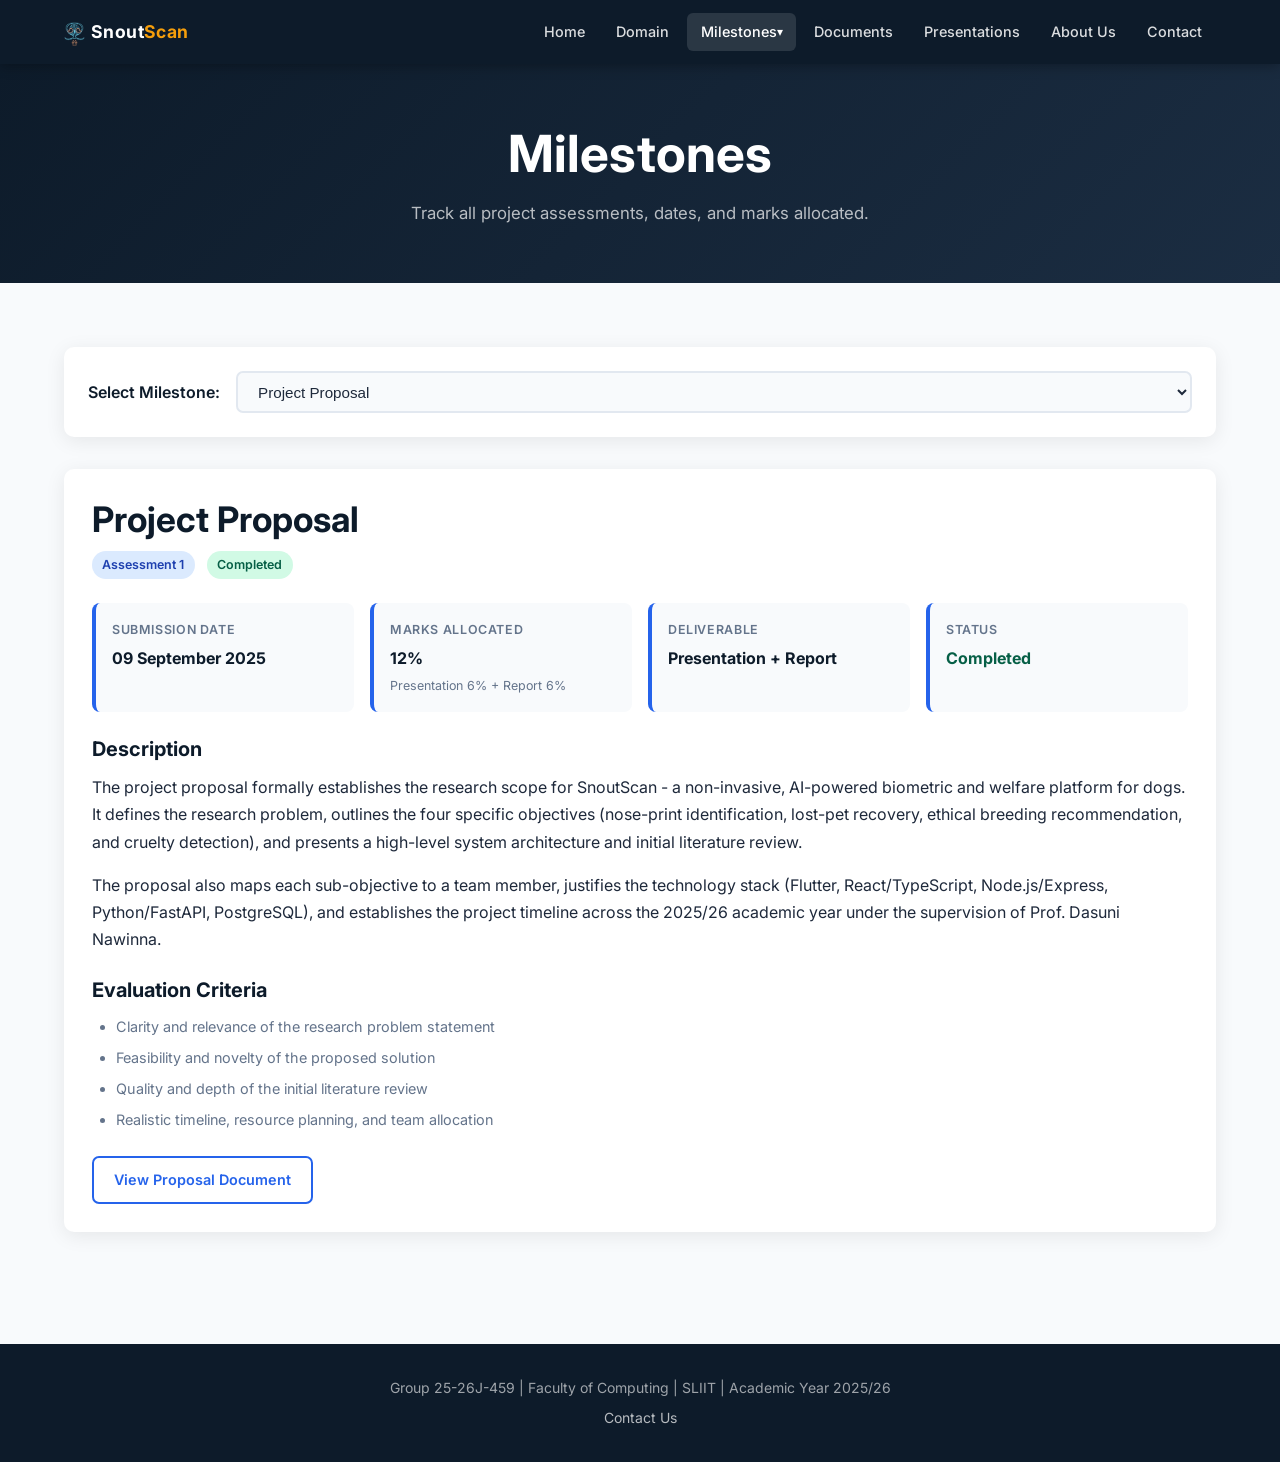
<file: src/milestones.html>
<!DOCTYPE html>
<html lang="en">
<head>
  <meta charset="UTF-8" />
  <meta name="viewport" content="width=device-width, initial-scale=1.0" />
  <title>SnoutScan | Milestones</title>
  <link rel="preconnect" href="https://fonts.googleapis.com" />
  <link rel="preconnect" href="https://fonts.gstatic.com" crossorigin />
  <link href="https://fonts.googleapis.com/css2?family=Inter:wght@400;500;600;700&display=swap" rel="stylesheet" />
  <link rel="stylesheet" href="css/style.css" />
</head>
<body>

  <nav class="navbar">
    <div class="nav-container">
      <a class="nav-logo" href="index.html"><img src="assets/icon.png" alt="SnoutScan" style="height:28px; vertical-align:middle; margin-right:0.4rem;" />Snout<span>Scan</span></a>
      <button class="hamburger" id="hamburger" aria-label="Menu">
        <span></span><span></span><span></span>
      </button>
      <ul class="nav-links" id="navLinks">
        <li><a href="index.html">Home</a></li>
        <li><a href="domain.html">Domain</a></li>
        <li class="nav-dropdown">
          <a href="milestones.html" class="active">Milestones</a>
          <ul class="dropdown-menu">
            <li><a href="milestones.html?m=proposal">Project Proposal</a></li>
            <li><a href="milestones.html?m=pp1">Progress Presentation 1</a></li>
            <li><a href="milestones.html?m=pp2">Progress Presentation 2</a></li>
            <li><a href="milestones.html?m=final">Final Assessment</a></li>
            <li><a href="milestones.html?m=viva">Viva</a></li>
          </ul>
        </li>
        <li><a href="documents.html">Documents</a></li>
        <li><a href="presentations.html">Presentations</a></li>
        <li><a href="about.html">About Us</a></li>
        <li><a href="contact.html">Contact</a></li>
      </ul>
    </div>
  </nav>

  <div class="page-header">
    <h1>Milestones</h1>
    <p>Track all project assessments, dates, and marks allocated.</p>
  </div>

  <div class="section">

    <!-- Dropdown selector -->
    <div class="milestone-selector">
      <label for="milestoneSelect">Select Milestone:</label>
      <select id="milestoneSelect">
        <option value="proposal">Project Proposal</option>
        <option value="pp1">Progress Presentation 1</option>
        <option value="pp2">Progress Presentation 2</option>
        <option value="final">Final Assessment</option>
        <option value="viva">Viva</option>
      </select>
    </div>

    <!-- ===== PROJECT PROPOSAL ===== -->
    <div class="milestone-detail card active" id="m-proposal">
      <div class="milestone-header">
        <div>
          <h2 style="color:var(--navy); margin-bottom:0.5rem;">Project Proposal</h2>
          <div class="milestone-meta">
            <span class="badge badge-blue">Assessment 1</span>
            <span class="badge badge-green">Completed</span>
          </div>
        </div>
      </div>

      <div class="milestone-info-grid">
        <div class="info-box">
          <div class="label">Submission Date</div>
          <div class="value">09 September 2025</div>
        </div>
        <div class="info-box">
          <div class="label">Marks Allocated</div>
          <div class="value">12%</div>
          <div style="font-size:0.78rem; color:var(--text-muted); margin-top:0.2rem;">Presentation 6% + Report 6%</div>
        </div>
        <div class="info-box">
          <div class="label">Deliverable</div>
          <div class="value">Presentation + Report</div>
        </div>
        <div class="info-box">
          <div class="label">Status</div>
          <div class="value" style="color:#065f46;">Completed</div>
        </div>
      </div>

      <h3 style="color:var(--navy); margin-bottom:0.75rem;">Description</h3>
      <p style="margin-bottom:1rem;">
        The project proposal formally establishes the research scope for SnoutScan - a non-invasive, AI-powered
        biometric and welfare platform for dogs. It defines the research problem, outlines the four specific
        objectives (nose-print identification, lost-pet recovery, ethical breeding recommendation, and cruelty
        detection), and presents a high-level system architecture and initial literature review.
      </p>
      <p style="margin-bottom:1.5rem;">
        The proposal also maps each sub-objective to a team member, justifies the technology stack (Flutter,
        React/TypeScript, Node.js/Express, Python/FastAPI, PostgreSQL), and establishes the project timeline
        across the 2025/26 academic year under the supervision of Prof. Dasuni Nawinna.
      </p>

      <h3 style="color:var(--navy); margin-bottom:0.75rem;">Evaluation Criteria</h3>
      <ul style="margin-left:1.5rem; display:flex; flex-direction:column; gap:0.4rem; color:var(--text-muted); font-size:0.9rem;">
        <li>Clarity and relevance of the research problem statement</li>
        <li>Feasibility and novelty of the proposed solution</li>
        <li>Quality and depth of the initial literature review</li>
        <li>Realistic timeline, resource planning, and team allocation</li>
      </ul>

      <div style="margin-top:1.5rem;">
        <a href="documents.html" class="btn btn-outline">View Proposal Document</a>
      </div>
    </div>

    <!-- ===== PROGRESS PRESENTATION 1 ===== -->
    <div class="milestone-detail card" id="m-pp1">
      <div class="milestone-header">
        <div>
          <h2 style="color:var(--navy); margin-bottom:0.5rem;">Progress Presentation 1</h2>
          <div class="milestone-meta">
            <span class="badge badge-blue">Assessment 2</span>
            <span class="badge badge-green">Completed</span>
          </div>
        </div>
      </div>

      <div class="milestone-info-grid">
        <div class="info-box">
          <div class="label">Presentation Date</div>
          <div class="value">07 January 2026</div>
        </div>
        <div class="info-box">
          <div class="label">Marks Allocated</div>
          <div class="value">15%</div>
          <div style="font-size:0.78rem; color:var(--text-muted); margin-top:0.2rem;">50% of system completion</div>
        </div>
        <div class="info-box">
          <div class="label">Deliverable</div>
          <div class="value">Slides + Demo</div>
        </div>
        <div class="info-box">
          <div class="label">Status</div>
          <div class="value" style="color:#065f46;">Completed</div>
        </div>
      </div>

      <h3 style="color:var(--navy); margin-bottom:0.75rem;">Description</h3>
      <p style="margin-bottom:1rem;">
        Progress Presentation 1 demonstrates the foundational components of SnoutScan developed during the first
        phase of implementation. This includes the database schema design, initial Flutter mobile app screens,
        the nose-print image acquisition and preprocessing pipeline, and early model training results for the
        biometric identification component.
      </p>
      <p style="margin-bottom:1.5rem;">
        The presentation also covers the RESTful API skeleton, PostgreSQL integration, and initial findings from
        the literature review and user survey. Each team member presents the progress on their individual
        sub-objective and outlines the roadmap to PP2.
      </p>

      <h3 style="color:var(--navy); margin-bottom:0.75rem;">Evaluation Criteria</h3>
      <ul style="margin-left:1.5rem; display:flex; flex-direction:column; gap:0.4rem; color:var(--text-muted); font-size:0.9rem;">
        <li>Progress against the original proposal timeline</li>
        <li>Quality of initial implementation and early ML model results</li>
        <li>Presentation clarity and individual delivery</li>
        <li>Ability to respond to panel questions on technical decisions</li>
      </ul>

      <div style="margin-top:1.5rem;">
        <a href="presentations.html" class="btn btn-outline">View Slides</a>
      </div>
    </div>

    <!-- ===== PROGRESS PRESENTATION 2 ===== -->
    <div class="milestone-detail card" id="m-pp2">
      <div class="milestone-header">
        <div>
          <h2 style="color:var(--navy); margin-bottom:0.5rem;">Progress Presentation 2</h2>
          <div class="milestone-meta">
            <span class="badge badge-blue">Assessment 3</span>
            <span class="badge badge-green">Completed</span>
          </div>
        </div>
      </div>

      <div class="milestone-info-grid">
        <div class="info-box">
          <div class="label">Presentation Date</div>
          <div class="value">10 March 2026</div>
        </div>
        <div class="info-box">
          <div class="label">Marks Allocated</div>
          <div class="value">18%</div>
          <div style="font-size:0.78rem; color:var(--text-muted); margin-top:0.2rem;">90% of system completion</div>
        </div>
        <div class="info-box">
          <div class="label">Deliverable</div>
          <div class="value">Slides + System Demo</div>
        </div>
        <div class="info-box">
          <div class="label">Status</div>
          <div class="value" style="color:#065f46;">Completed</div>
        </div>
      </div>

      <h3 style="color:var(--navy); margin-bottom:0.75rem;">Description</h3>
      <p style="margin-bottom:1rem;">
        Progress Presentation 2 showcases a significantly more complete end-to-end system. Deliverables include a
        working nose-print registration and verification flow integrated with the Flutter app, a functional
        geolocation-based lost-pet alert system, an initial version of the breeding recommendation engine, and
        early results from the cruelty detection model trained on veterinary-verified datasets.
      </p>
      <p style="margin-bottom:1.5rem;">
        The presentation addresses feedback received at PP1 and demonstrates quantitative model evaluation results
        (accuracy, AUC, MAE) for each AI component. Integration testing outcomes and usability testing feedback
        from initial user sessions are also presented.
      </p>

      <h3 style="color:var(--navy); margin-bottom:0.75rem;">Evaluation Criteria</h3>
      <ul style="margin-left:1.5rem; display:flex; flex-direction:column; gap:0.4rem; color:var(--text-muted); font-size:0.9rem;">
        <li>Completeness of the system relative to the final goal</li>
        <li>Quality of evaluation results and model performance metrics</li>
        <li>Demonstrated response to PP1 panel feedback</li>
        <li>Presentation quality and technical depth of live demo</li>
      </ul>

      <div style="margin-top:1.5rem;">
        <a href="presentations.html" class="btn btn-outline">View Slides</a>
      </div>
    </div>

    <!-- ===== FINAL ASSESSMENT ===== -->
    <div class="milestone-detail card" id="m-final">
      <div class="milestone-header">
        <div>
          <h2 style="color:var(--navy); margin-bottom:0.5rem;">Final Assessment</h2>
          <div class="milestone-meta">
            <span class="badge badge-blue">Assessment 4</span>
            <span class="badge badge-amber">Upcoming</span>
          </div>
        </div>
      </div>

      <div class="milestone-info-grid">
        <div class="info-box">
          <div class="label">Submission Date</div>
          <div class="value">30 April 2026</div>
        </div>
        <div class="info-box">
          <div class="label">Marks Allocated</div>
          <div class="value">43%</div>
          <div style="font-size:0.78rem; color:var(--text-muted); margin-top:0.2rem;">Final Report 15% · Group Report 4% · Presentation 10% · Research Paper 10% · Checklists 2% · Logbook 2%</div>
        </div>
        <div class="info-box">
          <div class="label">Deliverable</div>
          <div class="value">Report + Paper + System</div>
        </div>
        <div class="info-box">
          <div class="label">Status</div>
          <div class="value" style="color:#92400e;">Upcoming</div>
        </div>
      </div>

      <h3 style="color:var(--navy); margin-bottom:0.75rem;">Description</h3>
      <p style="margin-bottom:1rem;">
        The final assessment is the culmination of the SnoutScan research project. It requires submission of the
        complete, production-ready system alongside a comprehensive research report. The report covers all four
        components - biometric identification, lost-pet recovery, breeding recommendation, and cruelty detection -
        with full methodology, model evaluation, results analysis, and conclusions.
      </p>
      <p style="margin-bottom:1.5rem;">
        The system submission includes the deployed Flutter mobile application, React back-office portal,
        Node.js/Express and FastAPI backend services, trained AI/ML models, and a live PostgreSQL-backed
        database environment. All components must pass integration testing and meet the stated non-functional
        requirements (privacy, scalability, accuracy targets).
      </p>

      <h3 style="color:var(--navy); margin-bottom:0.75rem;">Evaluation Criteria</h3>
      <ul style="margin-left:1.5rem; display:flex; flex-direction:column; gap:0.4rem; color:var(--text-muted); font-size:0.9rem;">
        <li>Completeness and production-readiness of the full system</li>
        <li>Research report quality, academic rigour, and depth of analysis</li>
        <li>Achievement of the four stated research objectives and accuracy targets</li>
        <li>Validity, reproducibility, and clarity of results and conclusions</li>
      </ul>

      <div style="margin-top:1.5rem;">
        <a href="documents.html" class="btn btn-outline">View Documents</a>
      </div>
    </div>

    <!-- ===== VIVA ===== -->
    <div class="milestone-detail card" id="m-viva">
      <div class="milestone-header">
        <div>
          <h2 style="color:var(--navy); margin-bottom:0.5rem;">Viva</h2>
          <div class="milestone-meta">
            <span class="badge badge-blue">Assessment 5</span>
            <span class="badge badge-amber">Upcoming</span>
          </div>
        </div>
      </div>

      <div class="milestone-info-grid">
        <div class="info-box">
          <div class="label">Viva Date</div>
          <div class="value">15 May 2026</div>
        </div>
        <div class="info-box">
          <div class="label">Marks Allocated</div>
          <div class="value">10%</div>
        </div>
        <div class="info-box">
          <div class="label">Format</div>
          <div class="value">Oral Defence</div>
        </div>
        <div class="info-box">
          <div class="label">Status</div>
          <div class="value" style="color:#92400e;">Upcoming</div>
        </div>
      </div>

      <h3 style="color:var(--navy); margin-bottom:0.75rem;">Description</h3>
      <p style="margin-bottom:1rem;">
        The viva is an individual oral examination where each group member defends their specific sub-objective
        before an academic panel. Members are assessed on their depth of understanding, the technical and
        research decisions they made, and their individual contribution to the overall SnoutScan platform.
      </p>
      <p style="margin-bottom:1.5rem;">
        Each member is expected to explain their AI/ML model choices, justify architectural decisions, discuss
        experimental results, and articulate how their component integrates into the unified welfare platform.
        The panel may probe any aspect of the research, implementation, or evaluation.
      </p>

      <h3 style="color:var(--navy); margin-bottom:0.75rem;">Evaluation Criteria</h3>
      <ul style="margin-left:1.5rem; display:flex; flex-direction:column; gap:0.4rem; color:var(--text-muted); font-size:0.9rem;">
        <li>Individual depth of understanding of the research topic and their component</li>
        <li>Ability to defend design, architecture, and implementation decisions</li>
        <li>Clarity and accuracy of answers to panel questions</li>
        <li>Demonstrated individual contribution to the overall project</li>
      </ul>
    </div>

  </div>

  <footer>
    <p>Group 25-26J-459 | Faculty of Computing | SLIIT | Academic Year 2025/26</p>
    <p style="margin-top:0.4rem;"><a href="contact.html">Contact Us</a></p>
  </footer>

  <script>
    const select  = document.getElementById('milestoneSelect');
    const details = document.querySelectorAll('.milestone-detail');

    function showMilestone(id) {
      details.forEach(d => d.classList.remove('active'));
      const target = document.getElementById('m-' + id);
      if (target) target.classList.add('active');
      select.value = id;
    }

    const params  = new URLSearchParams(window.location.search);
    const initial = params.get('m') || 'proposal';
    showMilestone(initial);

    select.addEventListener('change', () => showMilestone(select.value));

    document.getElementById('hamburger').addEventListener('click', () => {
      document.getElementById('navLinks').classList.toggle('open');
    });
    document.querySelectorAll('.nav-dropdown > a').forEach(link => {
      link.addEventListener('click', e => {
        if (window.innerWidth <= 768) {
          e.preventDefault();
          link.closest('.nav-dropdown').classList.toggle('open');
        }
      });
    });
  </script>
</body>
</html>
</file>
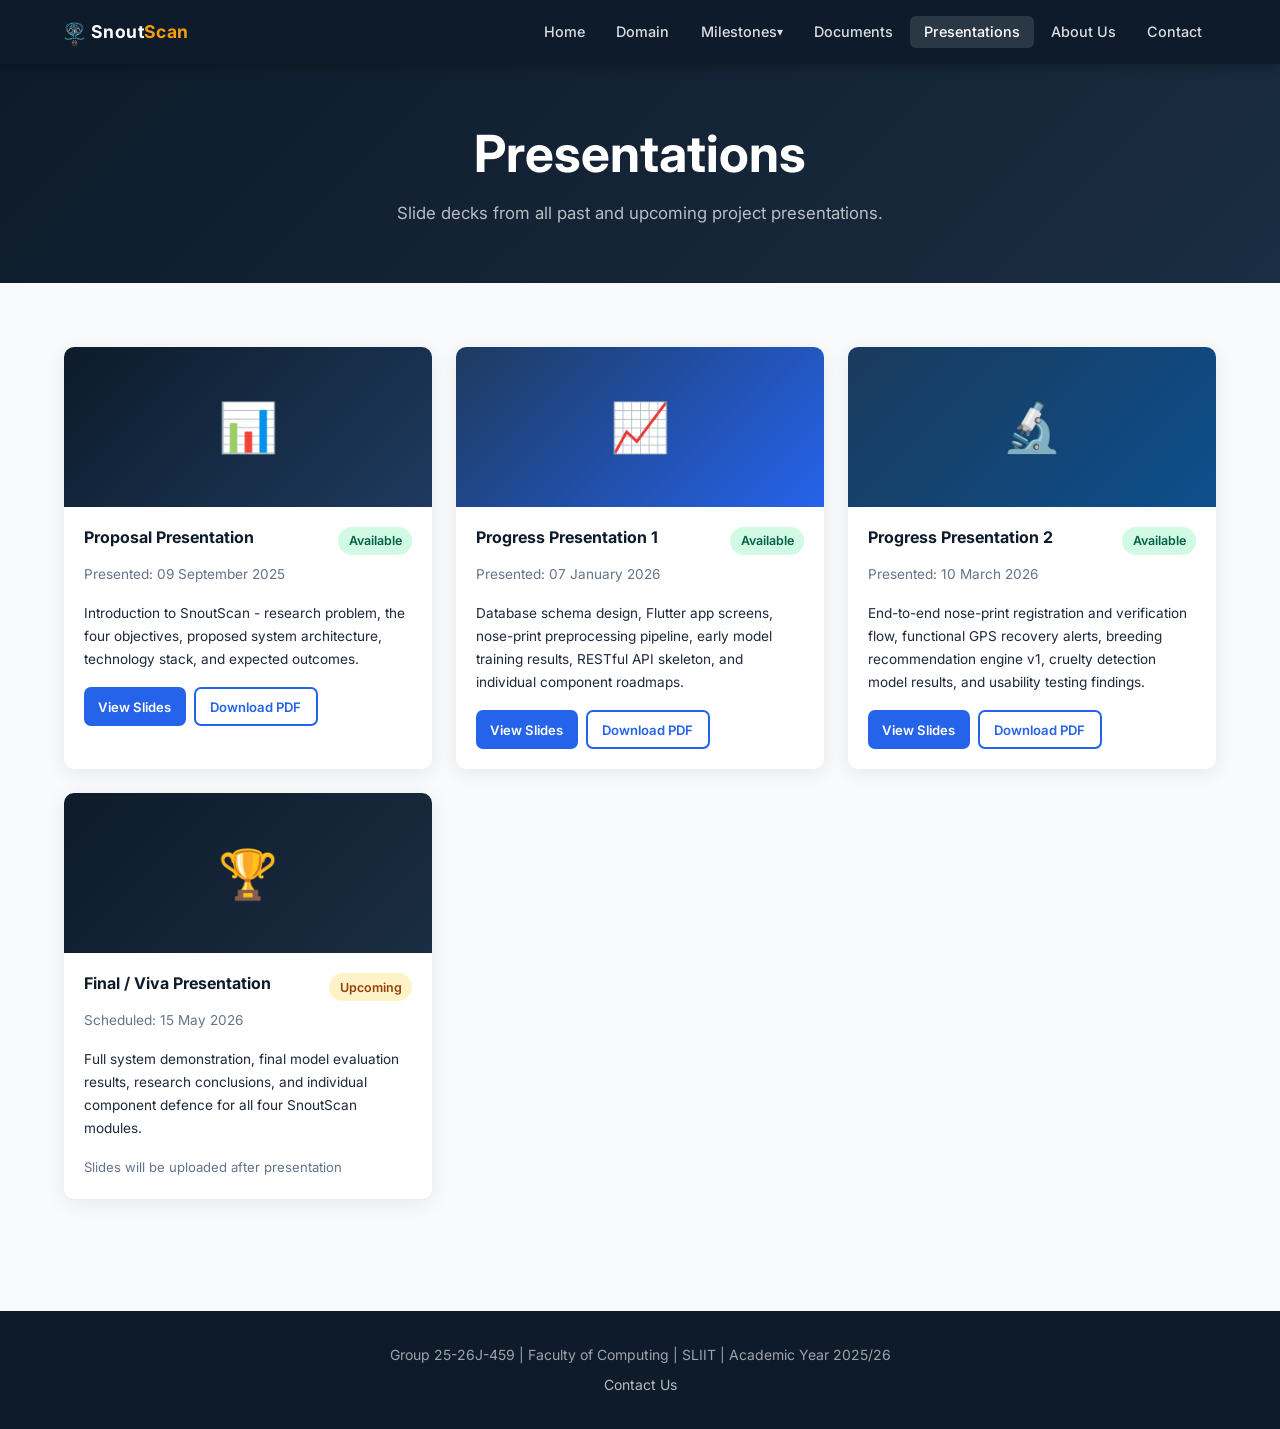
<file: src/presentations.html>
<!DOCTYPE html>
<html lang="en">
<head>
  <meta charset="UTF-8" />
  <meta name="viewport" content="width=device-width, initial-scale=1.0" />
  <title>SnoutScan | Presentations</title>
  <link rel="preconnect" href="https://fonts.googleapis.com" />
  <link rel="preconnect" href="https://fonts.gstatic.com" crossorigin />
  <link href="https://fonts.googleapis.com/css2?family=Inter:wght@400;500;600;700&display=swap" rel="stylesheet" />
  <link rel="stylesheet" href="css/style.css" />
</head>
<body>

  <nav class="navbar">
    <div class="nav-container">
      <a class="nav-logo" href="index.html"><img src="assets/icon.png" alt="SnoutScan" style="height:28px; vertical-align:middle; margin-right:0.4rem;" />Snout<span>Scan</span></a>
      <button class="hamburger" id="hamburger" aria-label="Menu">
        <span></span><span></span><span></span>
      </button>
      <ul class="nav-links" id="navLinks">
        <li><a href="index.html">Home</a></li>
        <li><a href="domain.html">Domain</a></li>
        <li class="nav-dropdown">
          <a href="milestones.html">Milestones</a>
          <ul class="dropdown-menu">
            <li><a href="milestones.html?m=proposal">Project Proposal</a></li>
            <li><a href="milestones.html?m=pp1">Progress Presentation 1</a></li>
            <li><a href="milestones.html?m=pp2">Progress Presentation 2</a></li>
            <li><a href="milestones.html?m=final">Final Assessment</a></li>
            <li><a href="milestones.html?m=viva">Viva</a></li>
          </ul>
        </li>
        <li><a href="documents.html">Documents</a></li>
        <li><a href="presentations.html" class="active">Presentations</a></li>
        <li><a href="about.html">About Us</a></li>
        <li><a href="contact.html">Contact</a></li>
      </ul>
    </div>
  </nav>

  <div class="page-header">
    <h1>Presentations</h1>
    <p>Slide decks from all past and upcoming project presentations.</p>
  </div>

  <div class="section">
    <div class="card-grid card-grid-2">

      <!-- ===== PROPOSAL PRESENTATION ===== -->
      <div class="pres-card">
        <div class="pres-thumbnail" style="background: linear-gradient(135deg, #0d1b2a, #1e3a5f);">
          📊
        </div>
        <div class="pres-body">
          <div style="display:flex; justify-content:space-between; align-items:flex-start; margin-bottom:0.5rem;">
            <h4>Proposal Presentation</h4>
            <span class="badge badge-green">Available</span>
          </div>
          <p>Presented: 09 September 2025</p>
          <p style="margin-bottom:1rem; color:var(--text);">
            Introduction to SnoutScan - research problem, the four objectives, proposed system architecture,
            technology stack, and expected outcomes.
          </p>
          <div style="display:flex; gap:0.5rem; flex-wrap:wrap;">
            <a href="https://docs.google.com/presentation/d/1qvKKvnL9_ncejP5CjTiarzP_nwBzzEIA/view" class="btn btn-primary" style="font-size:0.82rem; padding:0.4rem 0.9rem;" target="_blank">View Slides</a>
            <a href="https://docs.google.com/presentation/d/1qvKKvnL9_ncejP5CjTiarzP_nwBzzEIA/export/pdf" class="btn btn-outline" style="font-size:0.82rem; padding:0.4rem 0.9rem;" target="_blank">Download PDF</a>
          </div>
        </div>
      </div>

      <!-- ===== PROGRESS PRESENTATION 1 ===== -->
      <div class="pres-card">
        <div class="pres-thumbnail" style="background: linear-gradient(135deg, #1e3a5f, #2563eb);">
          📈
        </div>
        <div class="pres-body">
          <div style="display:flex; justify-content:space-between; align-items:flex-start; margin-bottom:0.5rem;">
            <h4>Progress Presentation 1</h4>
            <span class="badge badge-green">Available</span>
          </div>
          <p>Presented: 07 January 2026</p>
          <p style="margin-bottom:1rem; color:var(--text);">
            Database schema design, Flutter app screens, nose-print preprocessing pipeline, early model
            training results, RESTful API skeleton, and individual component roadmaps.
          </p>
          <div style="display:flex; gap:0.5rem; flex-wrap:wrap;">
            <a href="https://docs.google.com/presentation/d/1hBk3gkHn71JwZsFKg-xqlsbNyLjMGsxx/view" class="btn btn-primary" style="font-size:0.82rem; padding:0.4rem 0.9rem;" target="_blank">View Slides</a>
            <a href="https://docs.google.com/presentation/d/1hBk3gkHn71JwZsFKg-xqlsbNyLjMGsxx/export/pdf" class="btn btn-outline" style="font-size:0.82rem; padding:0.4rem 0.9rem;" target="_blank">Download PDF</a>
          </div>
        </div>
      </div>

      <!-- ===== PROGRESS PRESENTATION 2 ===== -->
      <div class="pres-card">
        <div class="pres-thumbnail" style="background: linear-gradient(135deg, #1a3a5c, #0d4f8c);">
          🔬
        </div>
        <div class="pres-body">
          <div style="display:flex; justify-content:space-between; align-items:flex-start; margin-bottom:0.5rem;">
            <h4>Progress Presentation 2</h4>
            <span class="badge badge-green">Available</span>
          </div>
          <p>Presented: 10 March 2026</p>
          <p style="margin-bottom:1rem; color:var(--text);">
            End-to-end nose-print registration and verification flow, functional GPS recovery alerts,
            breeding recommendation engine v1, cruelty detection model results, and usability testing findings.
          </p>
          <div style="display:flex; gap:0.5rem; flex-wrap:wrap;">
            <a href="https://docs.google.com/presentation/d/1HDI-jvlLPdVCo-ezsX6iElMew3K5ReRa/view" class="btn btn-primary" style="font-size:0.82rem; padding:0.4rem 0.9rem;" target="_blank">View Slides</a>
            <a href="https://docs.google.com/presentation/d/1HDI-jvlLPdVCo-ezsX6iElMew3K5ReRa/export/pdf" class="btn btn-outline" style="font-size:0.82rem; padding:0.4rem 0.9rem;" target="_blank">Download PDF</a>
          </div>
        </div>
      </div>

      <!-- ===== FINAL / VIVA PRESENTATION ===== -->
      <div class="pres-card">
        <div class="pres-thumbnail" style="background: linear-gradient(135deg, #0d1b2a, #1b2d42);">
          🏆
        </div>
        <div class="pres-body">
          <div style="display:flex; justify-content:space-between; align-items:flex-start; margin-bottom:0.5rem;">
            <h4>Final / Viva Presentation</h4>
            <span class="badge badge-amber">Upcoming</span>
          </div>
          <p>Scheduled: 15 May 2026</p>
          <p style="margin-bottom:1rem; color:var(--text);">
            Full system demonstration, final model evaluation results, research conclusions, and individual
            component defence for all four SnoutScan modules.
          </p>
          <div style="display:flex; gap:0.5rem; flex-wrap:wrap;">
            <span style="font-size:0.82rem; color:var(--text-muted); align-self:center;">Slides will be uploaded after presentation</span>
          </div>
        </div>
      </div>

    </div>
  </div>

  <footer>
    <p>Group 25-26J-459 | Faculty of Computing | SLIIT | Academic Year 2025/26</p>
    <p style="margin-top:0.4rem;"><a href="contact.html">Contact Us</a></p>
  </footer>

  <script>
    document.getElementById('hamburger').addEventListener('click', () => {
      document.getElementById('navLinks').classList.toggle('open');
    });
    document.querySelectorAll('.nav-dropdown > a').forEach(link => {
      link.addEventListener('click', e => {
        if (window.innerWidth <= 768) {
          e.preventDefault();
          link.closest('.nav-dropdown').classList.toggle('open');
        }
      });
    });
  </script>
</body>
</html>
</file>
<file: css/style.css>
/* ===== RESET & BASE ===== */
*, *::before, *::after {
  box-sizing: border-box;
  margin: 0;
  padding: 0;
}

:root {
  --navy:      #0d1b2a;
  --navy-mid:  #1b2d42;
  --accent:    #2563eb;
  --accent-light: #3b82f6;
  --gold:      #f59e0b;
  --white:     #ffffff;
  --off-white: #f8fafc;
  --text:      #1e293b;
  --text-muted:#64748b;
  --border:    #e2e8f0;
  --card-bg:   #ffffff;
  --radius:    10px;
  --shadow:    0 4px 20px rgba(0,0,0,0.08);
  --transition:0.25s ease;
}

html { scroll-behavior: smooth; }

body {
  font-family: 'Inter', sans-serif;
  font-size: 16px;
  color: var(--text);
  background: var(--off-white);
  line-height: 1.7;
}

/* ===== TYPOGRAPHY ===== */
h1, h2, h3, h4 { font-weight: 700; line-height: 1.3; }
h1 { font-size: clamp(2rem, 5vw, 3.2rem); }
h2 { font-size: clamp(1.5rem, 3vw, 2.2rem); }
h3 { font-size: 1.25rem; }

a { color: var(--accent); text-decoration: none; transition: color var(--transition); }
a:hover { color: var(--accent-light); }

/* ===== NAVBAR ===== */
.navbar {
  position: sticky;
  top: 0;
  z-index: 1000;
  background: var(--navy);
  box-shadow: 0 2px 12px rgba(0,0,0,0.3);
}

.nav-container {
  max-width: 1200px;
  margin: 0 auto;
  padding: 0 1.5rem;
  display: flex;
  align-items: center;
  justify-content: space-between;
  height: 64px;
}

.nav-logo {
  font-size: 1.1rem;
  font-weight: 700;
  color: var(--white);
  letter-spacing: 0.02em;
}

.nav-logo span { color: var(--gold); }

.nav-links {
  display: flex;
  align-items: center;
  gap: 0.25rem;
  list-style: none;
}

.nav-links a {
  color: rgba(255,255,255,0.85);
  padding: 0.45rem 0.85rem;
  border-radius: 6px;
  font-size: 0.9rem;
  font-weight: 500;
  transition: background var(--transition), color var(--transition);
  white-space: nowrap;
}

.nav-links a:hover,
.nav-links a.active {
  background: rgba(255,255,255,0.12);
  color: var(--white);
}

/* Dropdown */
.nav-dropdown {
  position: relative;
}

.nav-dropdown > a::after {
  content: ' ▾';
  font-size: 0.75rem;
}

.dropdown-menu {
  display: none;
  position: absolute;
  top: calc(100% + 8px);
  left: 0;
  background: var(--navy-mid);
  border-radius: var(--radius);
  min-width: 210px;
  box-shadow: 0 8px 30px rgba(0,0,0,0.25);
  overflow: hidden;
  list-style: none;
  z-index: 999;
}

.nav-dropdown:hover .dropdown-menu,
.nav-dropdown:focus-within .dropdown-menu {
  display: block;
}

.dropdown-menu li a {
  display: block;
  padding: 0.65rem 1.1rem;
  color: rgba(255,255,255,0.8);
  font-size: 0.875rem;
  border-radius: 0;
  transition: background var(--transition);
}

.dropdown-menu li a:hover {
  background: rgba(255,255,255,0.1);
  color: var(--white);
}

/* Hamburger */
.hamburger {
  display: none;
  flex-direction: column;
  gap: 5px;
  cursor: pointer;
  background: none;
  border: none;
  padding: 4px;
}

.hamburger span {
  display: block;
  width: 24px;
  height: 2px;
  background: var(--white);
  border-radius: 2px;
  transition: var(--transition);
}

@media (max-width: 768px) {
  .hamburger { display: flex; }

  .nav-links {
    display: none;
    position: absolute;
    top: 64px;
    left: 0;
    right: 0;
    background: var(--navy);
    flex-direction: column;
    align-items: flex-start;
    padding: 1rem 1.5rem;
    gap: 0.25rem;
  }

  .nav-links.open { display: flex; }

  .dropdown-menu {
    position: static;
    box-shadow: none;
    background: rgba(255,255,255,0.05);
    border-radius: 6px;
    margin-top: 4px;
  }

  .nav-dropdown:hover .dropdown-menu { display: none; }
  .nav-dropdown.open .dropdown-menu { display: block; }
}

/* ===== PAGE HEADER ===== */
.page-header {
  background: linear-gradient(135deg, var(--navy) 0%, var(--navy-mid) 100%);
  color: var(--white);
  padding: 3.5rem 1.5rem;
  text-align: center;
}

.page-header h1 { color: var(--white); margin-bottom: 0.75rem; }
.page-header p { color: rgba(255,255,255,0.7); font-size: 1.05rem; max-width: 600px; margin: 0 auto; }

/* ===== SECTIONS ===== */
.section {
  padding: 4rem 1.5rem;
  max-width: 1200px;
  margin: 0 auto;
}

.section-title {
  text-align: center;
  margin-bottom: 2.5rem;
  position: relative;
}

.section-title h2 { color: var(--navy); }

.section-title::after {
  content: '';
  display: block;
  width: 60px;
  height: 4px;
  background: var(--accent);
  border-radius: 2px;
  margin: 0.75rem auto 0;
}

/* ===== CARDS ===== */
.card {
  background: var(--card-bg);
  border-radius: var(--radius);
  box-shadow: var(--shadow);
  padding: 1.75rem;
  transition: transform var(--transition), box-shadow var(--transition);
}

.card:hover {
  transform: translateY(-3px);
  box-shadow: 0 8px 30px rgba(0,0,0,0.12);
}

.card-grid {
  display: grid;
  gap: 1.5rem;
}

.card-grid-2 { grid-template-columns: repeat(auto-fit, minmax(280px, 1fr)); }
.card-grid-3 { grid-template-columns: repeat(auto-fit, minmax(240px, 1fr)); }
.card-grid-4 { grid-template-columns: repeat(auto-fit, minmax(220px, 1fr)); }

/* ===== BADGE ===== */
.badge {
  display: inline-block;
  padding: 0.2rem 0.65rem;
  border-radius: 999px;
  font-size: 0.78rem;
  font-weight: 600;
}

.badge-blue   { background: #dbeafe; color: #1e40af; }
.badge-green  { background: #d1fae5; color: #065f46; }
.badge-amber  { background: #fef3c7; color: #92400e; }
.badge-gray   { background: #f1f5f9; color: #475569; }

/* ===== BUTTON ===== */
.btn {
  display: inline-flex;
  align-items: center;
  gap: 0.4rem;
  padding: 0.6rem 1.25rem;
  border-radius: 7px;
  font-size: 0.9rem;
  font-weight: 600;
  cursor: pointer;
  transition: var(--transition);
  border: none;
}

.btn-primary {
  background: var(--accent);
  color: var(--white);
}

.btn-primary:hover { background: #1d4ed8; color: var(--white); }

.btn-outline {
  background: transparent;
  color: var(--accent);
  border: 2px solid var(--accent);
}

.btn-outline:hover { background: var(--accent); color: var(--white); }

/* ===== FOOTER ===== */
footer {
  background: var(--navy);
  color: rgba(255,255,255,0.6);
  text-align: center;
  padding: 2rem 1.5rem;
  font-size: 0.875rem;
  margin-top: 3rem;
}

footer a { color: rgba(255,255,255,0.7); }
footer a:hover { color: var(--white); }

/* ===== HOME PAGE ===== */
.hero {
  background: linear-gradient(135deg, var(--navy) 0%, #1a3a5c 60%, var(--navy-mid) 100%);
  color: var(--white);
  padding: 6rem 1.5rem;
  text-align: center;
  position: relative;
  overflow: hidden;
}

.hero::before {
  content: '';
  position: absolute;
  inset: 0;
  background: radial-gradient(ellipse at top right, rgba(37,99,235,0.2) 0%, transparent 60%);
}

.hero-content { position: relative; max-width: 800px; margin: 0 auto; }
.hero h1 { color: var(--white); margin-bottom: 1.25rem; }
.hero h1 span { color: var(--gold); }
.hero p { color: rgba(255,255,255,0.8); font-size: 1.1rem; margin-bottom: 2rem; max-width: 600px; margin-left: auto; margin-right: auto; }

.hero-buttons { display: flex; gap: 1rem; justify-content: center; flex-wrap: wrap; }

.btn-white {
  background: var(--white);
  color: var(--navy);
  padding: 0.75rem 1.75rem;
  border-radius: 7px;
  font-weight: 700;
  font-size: 0.95rem;
  transition: var(--transition);
}

.btn-white:hover { background: var(--off-white); color: var(--navy); }

.btn-ghost {
  background: rgba(255,255,255,0.1);
  color: var(--white);
  border: 2px solid rgba(255,255,255,0.3);
  padding: 0.75rem 1.75rem;
  border-radius: 7px;
  font-weight: 700;
  font-size: 0.95rem;
  transition: var(--transition);
}

.btn-ghost:hover { background: rgba(255,255,255,0.2); color: var(--white); }

.quick-nav { background: var(--white); padding: 0.75rem 0; border-bottom: 1px solid var(--border); }

.quick-nav-inner {
  max-width: 1200px;
  margin: 0 auto;
  padding: 0 1.5rem;
  display: flex;
  gap: 0.5rem;
  flex-wrap: wrap;
  justify-content: center;
}

.quick-nav a {
  font-size: 0.85rem;
  color: var(--text-muted);
  padding: 0.3rem 0.7rem;
  border-radius: 5px;
  transition: var(--transition);
}

.quick-nav a:hover { background: var(--off-white); color: var(--accent); }

.highlight-strip {
  background: var(--accent);
  color: var(--white);
  text-align: center;
  padding: 0.85rem;
  font-size: 0.9rem;
  font-weight: 500;
}

.highlight-strip strong { font-weight: 700; }

/* ===== DOMAIN PAGE ===== */
.tab-nav {
  display: flex;
  gap: 0.5rem;
  flex-wrap: wrap;
  border-bottom: 2px solid var(--border);
  margin-bottom: 2rem;
}

.tab-btn {
  padding: 0.6rem 1.1rem;
  border: none;
  background: none;
  cursor: pointer;
  font-size: 0.9rem;
  font-weight: 600;
  color: var(--text-muted);
  border-bottom: 3px solid transparent;
  margin-bottom: -2px;
  transition: var(--transition);
  border-radius: 6px 6px 0 0;
}

.tab-btn:hover { color: var(--accent); }
.tab-btn.active { color: var(--accent); border-bottom-color: var(--accent); }

.tab-panel { display: none; }
.tab-panel.active { display: block; }

.domain-card {
  background: var(--white);
  border-radius: var(--radius);
  padding: 2rem;
  box-shadow: var(--shadow);
}

.domain-card h3 {
  color: var(--navy);
  margin-bottom: 1rem;
  padding-bottom: 0.75rem;
  border-bottom: 2px solid var(--border);
}

.domain-card p { color: var(--text); margin-bottom: 1rem; }
.domain-card p:last-child { margin-bottom: 0; }

.tech-grid {
  display: flex;
  flex-wrap: wrap;
  gap: 0.75rem;
  margin-top: 1rem;
}

.tech-pill {
  background: var(--off-white);
  border: 1px solid var(--border);
  border-radius: 999px;
  padding: 0.4rem 1rem;
  font-size: 0.875rem;
  font-weight: 600;
  color: var(--navy);
}

/* ===== MILESTONES PAGE ===== */
.milestone-selector {
  background: var(--white);
  border-radius: var(--radius);
  box-shadow: var(--shadow);
  padding: 1.5rem;
  margin-bottom: 2rem;
  display: flex;
  align-items: center;
  gap: 1rem;
  flex-wrap: wrap;
}

.milestone-selector label {
  font-weight: 600;
  color: var(--navy);
  white-space: nowrap;
}

.milestone-selector select {
  flex: 1;
  min-width: 220px;
  padding: 0.6rem 1rem;
  border: 2px solid var(--border);
  border-radius: 7px;
  font-size: 0.95rem;
  color: var(--text);
  background: var(--off-white);
  cursor: pointer;
  transition: border-color var(--transition);
}

.milestone-selector select:focus {
  outline: none;
  border-color: var(--accent);
}

.milestone-detail { display: none; }
.milestone-detail.active { display: block; }

.milestone-header {
  display: flex;
  align-items: flex-start;
  justify-content: space-between;
  flex-wrap: wrap;
  gap: 1rem;
  margin-bottom: 1.5rem;
}

.milestone-meta { display: flex; gap: 0.75rem; flex-wrap: wrap; }

.milestone-info-grid {
  display: grid;
  grid-template-columns: repeat(auto-fit, minmax(180px, 1fr));
  gap: 1rem;
  margin-bottom: 1.5rem;
}

.info-box {
  background: var(--off-white);
  border-radius: 8px;
  padding: 1rem;
  border-left: 4px solid var(--accent);
}

.info-box .label { font-size: 0.78rem; font-weight: 600; color: var(--text-muted); text-transform: uppercase; letter-spacing: 0.05em; margin-bottom: 0.3rem; }
.info-box .value { font-size: 1rem; font-weight: 700; color: var(--navy); }

/* ===== DOCUMENTS PAGE ===== */
.doc-card {
  background: var(--white);
  border-radius: var(--radius);
  box-shadow: var(--shadow);
  padding: 1.5rem;
  display: flex;
  align-items: flex-start;
  gap: 1.25rem;
  transition: transform var(--transition), box-shadow var(--transition);
}

.doc-card:hover { transform: translateY(-3px); box-shadow: 0 8px 30px rgba(0,0,0,0.12); }

.doc-icon {
  width: 48px;
  height: 48px;
  border-radius: 10px;
  display: flex;
  align-items: center;
  justify-content: center;
  font-size: 1.4rem;
  flex-shrink: 0;
}

.doc-icon.pdf    { background: #fee2e2; }
.doc-icon.doc    { background: #dbeafe; }
.doc-icon.slides { background: #fef3c7; }

.doc-info { flex: 1; }
.doc-info h4 { font-size: 1rem; color: var(--navy); margin-bottom: 0.3rem; }
.doc-info p  { font-size: 0.85rem; color: var(--text-muted); margin-bottom: 0.75rem; }

.doc-links { display: flex; gap: 0.5rem; flex-wrap: wrap; }

/* ===== PRESENTATIONS PAGE ===== */
.pres-card {
  background: var(--white);
  border-radius: var(--radius);
  box-shadow: var(--shadow);
  overflow: hidden;
  transition: transform var(--transition), box-shadow var(--transition);
}

.pres-card:hover { transform: translateY(-4px); box-shadow: 0 8px 30px rgba(0,0,0,0.12); }

.pres-thumbnail {
  height: 160px;
  display: flex;
  align-items: center;
  justify-content: center;
  font-size: 3rem;
}

.pres-body { padding: 1.25rem; }
.pres-body h4 { color: var(--navy); margin-bottom: 0.3rem; }
.pres-body p  { font-size: 0.85rem; color: var(--text-muted); margin-bottom: 1rem; }

/* ===== ABOUT PAGE ===== */
.member-card {
  background: var(--white);
  border-radius: var(--radius);
  box-shadow: var(--shadow);
  text-align: center;
  padding: 2rem 1.5rem;
  transition: transform var(--transition), box-shadow var(--transition);
}

.member-card:hover { transform: translateY(-4px); box-shadow: 0 8px 30px rgba(0,0,0,0.12); }

.member-avatar {
  width: 100px;
  height: 100px;
  border-radius: 50%;
  background: linear-gradient(135deg, var(--accent), var(--navy-mid));
  display: flex;
  align-items: center;
  justify-content: center;
  font-size: 2.5rem;
  margin: 0 auto 1.25rem;
  color: var(--white);
  font-weight: 700;
  /* replace background with an <img> when photos are ready */
}

.member-card h3 { color: var(--navy); margin-bottom: 0.25rem; }
.member-card .role { color: var(--accent); font-size: 0.85rem; font-weight: 600; margin-bottom: 0.5rem; }
.member-card .member-id { color: var(--text-muted); font-size: 0.82rem; margin-bottom: 0.75rem; }
.member-card .email { font-size: 0.875rem; }

.supervisor-section {
  background: linear-gradient(135deg, var(--navy) 0%, var(--navy-mid) 100%);
  border-radius: var(--radius);
  padding: 2.5rem;
  color: var(--white);
  text-align: center;
  margin-bottom: 3rem;
}

.supervisor-section h2 { color: var(--white); margin-bottom: 1.5rem; }
.supervisor-section h2::after { display: none; }
.supervisor-name { font-size: 1.25rem; font-weight: 700; }
.supervisor-title { color: rgba(255,255,255,0.7); font-size: 0.9rem; }

/* ===== CONTACT PAGE ===== */
.contact-layout {
  display: grid;
  grid-template-columns: 1fr 1.5fr;
  gap: 2rem;
}

@media (max-width: 768px) { .contact-layout { grid-template-columns: 1fr; } }

.contact-info-card {
  background: var(--navy);
  border-radius: var(--radius);
  padding: 2rem;
  color: var(--white);
  height: fit-content;
}

.contact-info-card h3 { color: var(--white); margin-bottom: 1.5rem; }

.contact-item {
  display: flex;
  gap: 1rem;
  margin-bottom: 1.25rem;
  align-items: flex-start;
}

.contact-item-icon {
  width: 40px;
  height: 40px;
  background: rgba(255,255,255,0.1);
  border-radius: 8px;
  display: flex;
  align-items: center;
  justify-content: center;
  font-size: 1.1rem;
  flex-shrink: 0;
}

.contact-item-text .ci-label { font-size: 0.78rem; color: rgba(255,255,255,0.5); text-transform: uppercase; letter-spacing: 0.05em; }
.contact-item-text .ci-value { font-size: 0.9rem; color: rgba(255,255,255,0.9); font-weight: 500; }

.contact-form-card {
  background: var(--white);
  border-radius: var(--radius);
  box-shadow: var(--shadow);
  padding: 2rem;
}

.contact-form-card h3 { color: var(--navy); margin-bottom: 1.5rem; }

.form-group { margin-bottom: 1.25rem; }
.form-group label { display: block; font-size: 0.875rem; font-weight: 600; color: var(--text); margin-bottom: 0.4rem; }

.form-group input,
.form-group textarea,
.form-group select {
  width: 100%;
  padding: 0.65rem 1rem;
  border: 2px solid var(--border);
  border-radius: 7px;
  font-size: 0.9rem;
  color: var(--text);
  font-family: inherit;
  transition: border-color var(--transition);
  background: var(--off-white);
}

.form-group input:focus,
.form-group textarea:focus,
.form-group select:focus {
  outline: none;
  border-color: var(--accent);
  background: var(--white);
}

.form-group textarea { resize: vertical; min-height: 130px; }

.form-row { display: grid; grid-template-columns: 1fr 1fr; gap: 1rem; }
@media (max-width: 480px) { .form-row { grid-template-columns: 1fr; } }

/* ===== UTILITIES ===== */
.text-center  { text-align: center; }
.text-muted   { color: var(--text-muted); }
.mt-1  { margin-top: 0.5rem; }
.mt-2  { margin-top: 1rem; }
.mt-3  { margin-top: 1.5rem; }
.mb-1  { margin-bottom: 0.5rem; }
.mb-2  { margin-bottom: 1rem; }
.mb-3  { margin-bottom: 1.5rem; }
.gap-1 { gap: 0.5rem; }

.divider { border: none; border-top: 1px solid var(--border); margin: 2rem 0; }

/* ===== PLACEHOLDER IMAGE NOTE ===== */
/* Drop actual photos into assets/images/ and update the src attributes in each HTML file */
</file>
<file: src/css/style.css>
/* ===== RESET & BASE ===== */
*, *::before, *::after {
  box-sizing: border-box;
  margin: 0;
  padding: 0;
}

:root {
  --navy:      #0d1b2a;
  --navy-mid:  #1b2d42;
  --accent:    #2563eb;
  --accent-light: #3b82f6;
  --gold:      #f59e0b;
  --white:     #ffffff;
  --off-white: #f8fafc;
  --text:      #1e293b;
  --text-muted:#64748b;
  --border:    #e2e8f0;
  --card-bg:   #ffffff;
  --radius:    10px;
  --shadow:    0 4px 20px rgba(0,0,0,0.08);
  --transition:0.25s ease;
}

html { scroll-behavior: smooth; }

body {
  font-family: 'Inter', sans-serif;
  font-size: 16px;
  color: var(--text);
  background: var(--off-white);
  line-height: 1.7;
}

/* ===== TYPOGRAPHY ===== */
h1, h2, h3, h4 { font-weight: 700; line-height: 1.3; }
h1 { font-size: clamp(2rem, 5vw, 3.2rem); }
h2 { font-size: clamp(1.5rem, 3vw, 2.2rem); }
h3 { font-size: 1.25rem; }

a { color: var(--accent); text-decoration: none; transition: color var(--transition); }
a:hover { color: var(--accent-light); }

/* ===== NAVBAR ===== */
.navbar {
  position: sticky;
  top: 0;
  z-index: 1000;
  background: var(--navy);
  box-shadow: 0 2px 12px rgba(0,0,0,0.3);
}

.nav-container {
  max-width: 1200px;
  margin: 0 auto;
  padding: 0 1.5rem;
  display: flex;
  align-items: center;
  justify-content: space-between;
  height: 64px;
}

.nav-logo {
  font-size: 1.1rem;
  font-weight: 700;
  color: var(--white);
  letter-spacing: 0.02em;
}

.nav-logo span { color: var(--gold); }

.nav-links {
  display: flex;
  align-items: center;
  gap: 0.25rem;
  list-style: none;
}

.nav-links a {
  color: rgba(255,255,255,0.85);
  padding: 0.45rem 0.85rem;
  border-radius: 6px;
  font-size: 0.9rem;
  font-weight: 500;
  transition: background var(--transition), color var(--transition);
  white-space: nowrap;
}

.nav-links a:hover,
.nav-links a.active {
  background: rgba(255,255,255,0.12);
  color: var(--white);
}

/* Dropdown */
.nav-dropdown {
  position: relative;
  align-self: stretch;
  display: flex;
  align-items: center;
}

.nav-dropdown > a {
  display: flex;
  align-items: center;
  height: 100%;
}

.nav-dropdown > a::after {
  content: ' ▾';
  font-size: 0.75rem;
}

.dropdown-menu {
  display: none;
  position: absolute;
  top: 100%;
  left: 0;
  background: var(--navy-mid);
  border-radius: var(--radius);
  min-width: 210px;
  box-shadow: 0 8px 30px rgba(0,0,0,0.25);
  overflow: hidden;
  list-style: none;
  z-index: 999;
}

.nav-dropdown:hover .dropdown-menu,
.nav-dropdown:focus-within .dropdown-menu {
  display: block;
}

.dropdown-menu li a {
  display: block;
  padding: 0.65rem 1.1rem;
  color: rgba(255,255,255,0.8);
  font-size: 0.875rem;
  border-radius: 0;
  transition: background var(--transition);
}

.dropdown-menu li a:hover {
  background: rgba(255,255,255,0.1);
  color: var(--white);
}

/* Hamburger */
.hamburger {
  display: none;
  flex-direction: column;
  gap: 5px;
  cursor: pointer;
  background: none;
  border: none;
  padding: 4px;
}

.hamburger span {
  display: block;
  width: 24px;
  height: 2px;
  background: var(--white);
  border-radius: 2px;
  transition: var(--transition);
}

@media (max-width: 768px) {
  .hamburger { display: flex; }

  .nav-links {
    display: none;
    position: absolute;
    top: 64px;
    left: 0;
    right: 0;
    background: var(--navy);
    flex-direction: column;
    align-items: flex-start;
    padding: 1rem 1.5rem;
    gap: 0.25rem;
  }

  .nav-links.open { display: flex; }

  .dropdown-menu {
    position: static;
    box-shadow: none;
    background: rgba(255,255,255,0.05);
    border-radius: 6px;
    margin-top: 4px;
  }

  .nav-dropdown:hover .dropdown-menu { display: none; }
  .nav-dropdown.open .dropdown-menu { display: block; }
}

/* ===== PAGE HEADER ===== */
.page-header {
  background: linear-gradient(135deg, var(--navy) 0%, var(--navy-mid) 100%);
  color: var(--white);
  padding: 3.5rem 1.5rem;
  text-align: center;
}

.page-header h1 { color: var(--white); margin-bottom: 0.75rem; }
.page-header p { color: rgba(255,255,255,0.7); font-size: 1.05rem; max-width: 600px; margin: 0 auto; }

/* ===== SECTIONS ===== */
.section {
  padding: 4rem 1.5rem;
  max-width: 1200px;
  margin: 0 auto;
}

.section-title {
  text-align: center;
  margin-bottom: 2.5rem;
  position: relative;
}

.section-title h2 { color: var(--navy); }

.section-title::after {
  content: '';
  display: block;
  width: 60px;
  height: 4px;
  background: var(--accent);
  border-radius: 2px;
  margin: 0.75rem auto 0;
}

/* ===== CARDS ===== */
.card {
  background: var(--card-bg);
  border-radius: var(--radius);
  box-shadow: var(--shadow);
  padding: 1.75rem;
  transition: transform var(--transition), box-shadow var(--transition);
}

.card:hover {
  transform: translateY(-3px);
  box-shadow: 0 8px 30px rgba(0,0,0,0.12);
}

.card-grid {
  display: grid;
  gap: 1.5rem;
}

.card-grid-2 { grid-template-columns: repeat(auto-fit, minmax(280px, 1fr)); }
.card-grid-3 { grid-template-columns: repeat(auto-fit, minmax(240px, 1fr)); }
.card-grid-4 { grid-template-columns: repeat(auto-fit, minmax(220px, 1fr)); }

/* ===== BADGE ===== */
.badge {
  display: inline-block;
  padding: 0.2rem 0.65rem;
  border-radius: 999px;
  font-size: 0.78rem;
  font-weight: 600;
}

.badge-blue   { background: #dbeafe; color: #1e40af; }
.badge-green  { background: #d1fae5; color: #065f46; }
.badge-amber  { background: #fef3c7; color: #92400e; }
.badge-gray   { background: #f1f5f9; color: #475569; }

/* ===== BUTTON ===== */
.btn {
  display: inline-flex;
  align-items: center;
  gap: 0.4rem;
  padding: 0.6rem 1.25rem;
  border-radius: 7px;
  font-size: 0.9rem;
  font-weight: 600;
  cursor: pointer;
  transition: var(--transition);
  border: none;
}

.btn-primary {
  background: var(--accent);
  color: var(--white);
}

.btn-primary:hover { background: #1d4ed8; color: var(--white); }

.btn-outline {
  background: transparent;
  color: var(--accent);
  border: 2px solid var(--accent);
}

.btn-outline:hover { background: var(--accent); color: var(--white); }

/* ===== FOOTER ===== */
footer {
  background: var(--navy);
  color: rgba(255,255,255,0.6);
  text-align: center;
  padding: 2rem 1.5rem;
  font-size: 0.875rem;
  margin-top: 3rem;
}

footer a { color: rgba(255,255,255,0.7); }
footer a:hover { color: var(--white); }

/* ===== HOME PAGE ===== */
.hero {
  background: linear-gradient(135deg, var(--navy) 0%, #1a3a5c 60%, var(--navy-mid) 100%);
  color: var(--white);
  padding: 6rem 1.5rem;
  text-align: center;
  position: relative;
  overflow: hidden;
}

.hero::before {
  content: '';
  position: absolute;
  inset: 0;
  background: radial-gradient(ellipse at top right, rgba(37,99,235,0.2) 0%, transparent 60%);
}

.hero-content { position: relative; max-width: 800px; margin: 0 auto; }
.hero h1 { color: var(--white); margin-bottom: 1.25rem; }
.hero h1 span { color: var(--gold); }
.hero p { color: rgba(255,255,255,0.8); font-size: 1.1rem; margin-bottom: 2rem; max-width: 600px; margin-left: auto; margin-right: auto; }

.hero-buttons { display: flex; gap: 1rem; justify-content: center; flex-wrap: wrap; }

.btn-white {
  background: var(--white);
  color: var(--navy);
  padding: 0.75rem 1.75rem;
  border-radius: 7px;
  font-weight: 700;
  font-size: 0.95rem;
  transition: var(--transition);
}

.btn-white:hover { background: var(--off-white); color: var(--navy); }

.btn-ghost {
  background: rgba(255,255,255,0.1);
  color: var(--white);
  border: 2px solid rgba(255,255,255,0.3);
  padding: 0.75rem 1.75rem;
  border-radius: 7px;
  font-weight: 700;
  font-size: 0.95rem;
  transition: var(--transition);
}

.btn-ghost:hover { background: rgba(255,255,255,0.2); color: var(--white); }

.quick-nav { background: var(--white); padding: 0.75rem 0; border-bottom: 1px solid var(--border); }

.quick-nav-inner {
  max-width: 1200px;
  margin: 0 auto;
  padding: 0 1.5rem;
  display: flex;
  gap: 0.5rem;
  flex-wrap: wrap;
  justify-content: center;
}

.quick-nav a {
  font-size: 0.85rem;
  color: var(--text-muted);
  padding: 0.3rem 0.7rem;
  border-radius: 5px;
  transition: var(--transition);
}

.quick-nav a:hover { background: var(--off-white); color: var(--accent); }

.highlight-strip {
  background: var(--accent);
  color: var(--white);
  text-align: center;
  padding: 0.85rem;
  font-size: 0.9rem;
  font-weight: 500;
}

.highlight-strip strong { font-weight: 700; }

/* ===== DOMAIN PAGE ===== */
.tab-nav {
  display: flex;
  gap: 0.5rem;
  flex-wrap: wrap;
  border-bottom: 2px solid var(--border);
  margin-bottom: 2rem;
}

.tab-btn {
  padding: 0.6rem 1.1rem;
  border: none;
  background: none;
  cursor: pointer;
  font-size: 0.9rem;
  font-weight: 600;
  color: var(--text-muted);
  border-bottom: 3px solid transparent;
  margin-bottom: -2px;
  transition: var(--transition);
  border-radius: 6px 6px 0 0;
}

.tab-btn:hover { color: var(--accent); }
.tab-btn.active { color: var(--accent); border-bottom-color: var(--accent); }

.tab-panel { display: none; }
.tab-panel.active { display: block; }

.domain-card {
  background: var(--white);
  border-radius: var(--radius);
  padding: 2rem;
  box-shadow: var(--shadow);
}

.domain-card h3 {
  color: var(--navy);
  margin-bottom: 1rem;
  padding-bottom: 0.75rem;
  border-bottom: 2px solid var(--border);
}

.domain-card p { color: var(--text); margin-bottom: 1rem; }
.domain-card p:last-child { margin-bottom: 0; }

.tech-grid {
  display: flex;
  flex-wrap: wrap;
  gap: 0.75rem;
  margin-top: 1rem;
}

.tech-pill {
  background: var(--off-white);
  border: 1px solid var(--border);
  border-radius: 999px;
  padding: 0.4rem 1rem;
  font-size: 0.875rem;
  font-weight: 600;
  color: var(--navy);
}

/* ===== MILESTONES PAGE ===== */
.milestone-selector {
  background: var(--white);
  border-radius: var(--radius);
  box-shadow: var(--shadow);
  padding: 1.5rem;
  margin-bottom: 2rem;
  display: flex;
  align-items: center;
  gap: 1rem;
  flex-wrap: wrap;
}

.milestone-selector label {
  font-weight: 600;
  color: var(--navy);
  white-space: nowrap;
}

.milestone-selector select {
  flex: 1;
  min-width: 220px;
  padding: 0.6rem 1rem;
  border: 2px solid var(--border);
  border-radius: 7px;
  font-size: 0.95rem;
  color: var(--text);
  background: var(--off-white);
  cursor: pointer;
  transition: border-color var(--transition);
}

.milestone-selector select:focus {
  outline: none;
  border-color: var(--accent);
}

.milestone-detail { display: none; }
.milestone-detail.active { display: block; }

.milestone-header {
  display: flex;
  align-items: flex-start;
  justify-content: space-between;
  flex-wrap: wrap;
  gap: 1rem;
  margin-bottom: 1.5rem;
}

.milestone-meta { display: flex; gap: 0.75rem; flex-wrap: wrap; }

.milestone-info-grid {
  display: grid;
  grid-template-columns: repeat(auto-fit, minmax(180px, 1fr));
  gap: 1rem;
  margin-bottom: 1.5rem;
}

.info-box {
  background: var(--off-white);
  border-radius: 8px;
  padding: 1rem;
  border-left: 4px solid var(--accent);
}

.info-box .label { font-size: 0.78rem; font-weight: 600; color: var(--text-muted); text-transform: uppercase; letter-spacing: 0.05em; margin-bottom: 0.3rem; }
.info-box .value { font-size: 1rem; font-weight: 700; color: var(--navy); }

/* ===== DOCUMENTS PAGE ===== */
.doc-card {
  background: var(--white);
  border-radius: var(--radius);
  box-shadow: var(--shadow);
  padding: 1.5rem;
  display: flex;
  align-items: flex-start;
  gap: 1.25rem;
  transition: transform var(--transition), box-shadow var(--transition);
}

.doc-card:hover { transform: translateY(-3px); box-shadow: 0 8px 30px rgba(0,0,0,0.12); }

.doc-icon {
  width: 48px;
  height: 48px;
  border-radius: 10px;
  display: flex;
  align-items: center;
  justify-content: center;
  font-size: 1.4rem;
  flex-shrink: 0;
}

.doc-icon.pdf    { background: #fee2e2; }
.doc-icon.doc    { background: #dbeafe; }
.doc-icon.slides { background: #fef3c7; }

.doc-info { flex: 1; }
.doc-info h4 { font-size: 1rem; color: var(--navy); margin-bottom: 0.3rem; }
.doc-info p  { font-size: 0.85rem; color: var(--text-muted); margin-bottom: 0.75rem; }

.doc-links { display: flex; gap: 0.5rem; flex-wrap: wrap; }

/* ===== PRESENTATIONS PAGE ===== */
.pres-card {
  background: var(--white);
  border-radius: var(--radius);
  box-shadow: var(--shadow);
  overflow: hidden;
  transition: transform var(--transition), box-shadow var(--transition);
}

.pres-card:hover { transform: translateY(-4px); box-shadow: 0 8px 30px rgba(0,0,0,0.12); }

.pres-thumbnail {
  height: 160px;
  display: flex;
  align-items: center;
  justify-content: center;
  font-size: 3rem;
}

.pres-body { padding: 1.25rem; }
.pres-body h4 { color: var(--navy); margin-bottom: 0.3rem; }
.pres-body p  { font-size: 0.85rem; color: var(--text-muted); margin-bottom: 1rem; }

/* ===== ABOUT PAGE ===== */
.member-card {
  background: var(--white);
  border-radius: var(--radius);
  box-shadow: var(--shadow);
  text-align: center;
  padding: 2rem 1.5rem;
  transition: transform var(--transition), box-shadow var(--transition);
}

.member-card:hover { transform: translateY(-4px); box-shadow: 0 8px 30px rgba(0,0,0,0.12); }

.member-avatar {
  width: 100px;
  height: 100px;
  border-radius: 50%;
  background: linear-gradient(135deg, var(--accent), var(--navy-mid));
  display: flex;
  align-items: center;
  justify-content: center;
  font-size: 2.5rem;
  margin: 0 auto 1.25rem;
  color: var(--white);
  font-weight: 700;
  /* replace background with an <img> when photos are ready */
}

.member-card h3 { color: var(--navy); margin-bottom: 0.25rem; }
.member-card .role { color: var(--accent); font-size: 0.85rem; font-weight: 600; margin-bottom: 0.5rem; }
.member-card .member-id { color: var(--text-muted); font-size: 0.82rem; margin-bottom: 0.75rem; }
.member-card .email { font-size: 0.875rem; }

.supervisor-section {
  background: linear-gradient(135deg, var(--navy) 0%, var(--navy-mid) 100%);
  border-radius: var(--radius);
  padding: 2.5rem;
  color: var(--white);
  text-align: center;
  margin-bottom: 3rem;
}

.supervisor-section h2 { color: var(--white); margin-bottom: 1.5rem; }
.supervisor-section h2::after { display: none; }
.supervisor-name { font-size: 1.25rem; font-weight: 700; }
.supervisor-title { color: rgba(255,255,255,0.7); font-size: 0.9rem; }

/* ===== CONTACT PAGE ===== */
.contact-layout {
  display: grid;
  grid-template-columns: 1fr 1.5fr;
  gap: 2rem;
}

@media (max-width: 768px) { .contact-layout { grid-template-columns: 1fr; } }

.contact-info-card {
  background: var(--navy);
  border-radius: var(--radius);
  padding: 2rem;
  color: var(--white);
  height: fit-content;
}

.contact-info-card h3 { color: var(--white); margin-bottom: 1.5rem; }

.contact-item {
  display: flex;
  gap: 1rem;
  margin-bottom: 1.25rem;
  align-items: flex-start;
}

.contact-item-icon {
  width: 40px;
  height: 40px;
  background: rgba(255,255,255,0.1);
  border-radius: 8px;
  display: flex;
  align-items: center;
  justify-content: center;
  font-size: 1.1rem;
  flex-shrink: 0;
}

.contact-item-text .ci-label { font-size: 0.78rem; color: rgba(255,255,255,0.5); text-transform: uppercase; letter-spacing: 0.05em; }
.contact-item-text .ci-value { font-size: 0.9rem; color: rgba(255,255,255,0.9); font-weight: 500; }

.contact-form-card {
  background: var(--white);
  border-radius: var(--radius);
  box-shadow: var(--shadow);
  padding: 2rem;
}

.contact-form-card h3 { color: var(--navy); margin-bottom: 1.5rem; }

.form-group { margin-bottom: 1.25rem; }
.form-group label { display: block; font-size: 0.875rem; font-weight: 600; color: var(--text); margin-bottom: 0.4rem; }

.form-group input,
.form-group textarea,
.form-group select {
  width: 100%;
  padding: 0.65rem 1rem;
  border: 2px solid var(--border);
  border-radius: 7px;
  font-size: 0.9rem;
  color: var(--text);
  font-family: inherit;
  transition: border-color var(--transition);
  background: var(--off-white);
}

.form-group input:focus,
.form-group textarea:focus,
.form-group select:focus {
  outline: none;
  border-color: var(--accent);
  background: var(--white);
}

.form-group textarea { resize: vertical; min-height: 130px; }

.form-row { display: grid; grid-template-columns: 1fr 1fr; gap: 1rem; }
@media (max-width: 480px) { .form-row { grid-template-columns: 1fr; } }

/* ===== UTILITIES ===== */
.text-center  { text-align: center; }
.text-muted   { color: var(--text-muted); }
.mt-1  { margin-top: 0.5rem; }
.mt-2  { margin-top: 1rem; }
.mt-3  { margin-top: 1.5rem; }
.mb-1  { margin-bottom: 0.5rem; }
.mb-2  { margin-bottom: 1rem; }
.mb-3  { margin-bottom: 1.5rem; }
.gap-1 { gap: 0.5rem; }

.divider { border: none; border-top: 1px solid var(--border); margin: 2rem 0; }

/* ===== PLACEHOLDER IMAGE NOTE ===== */
/* Drop actual photos into assets/images/ and update the src attributes in each HTML file */
</file>
